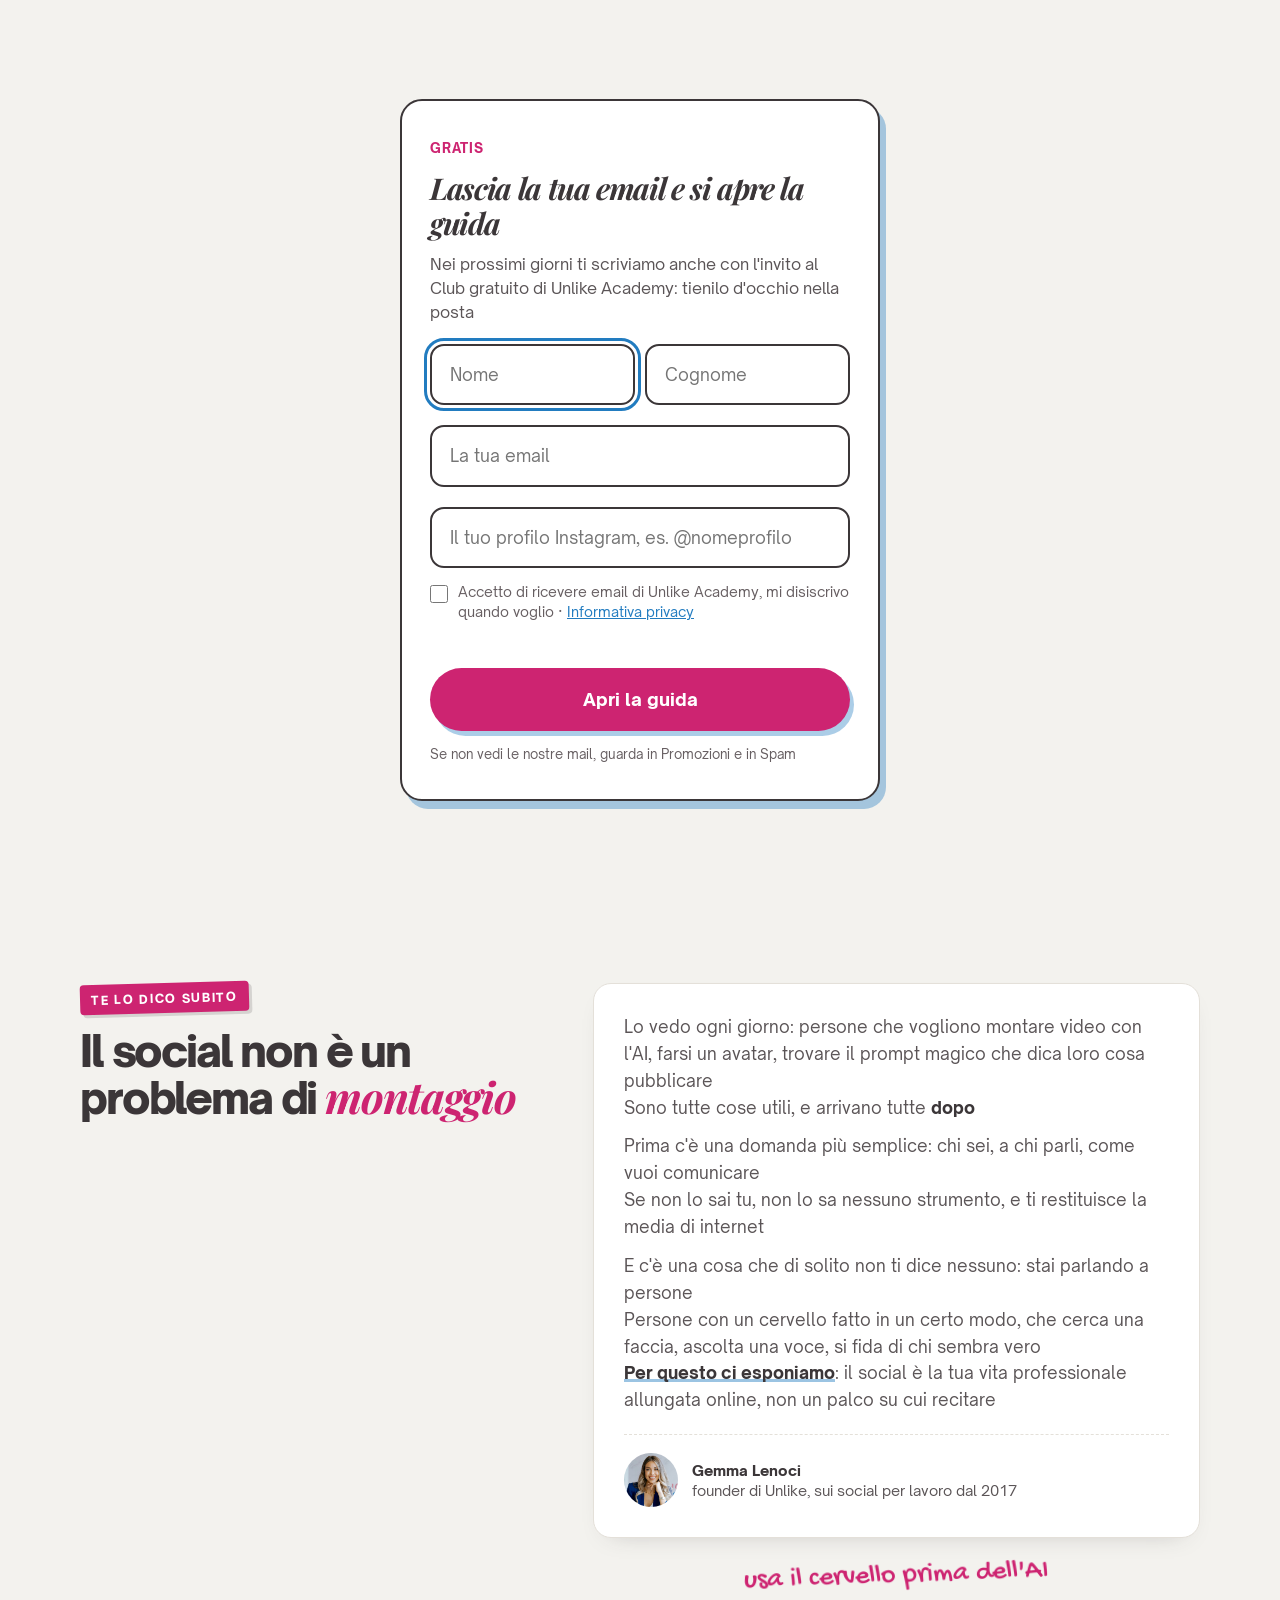
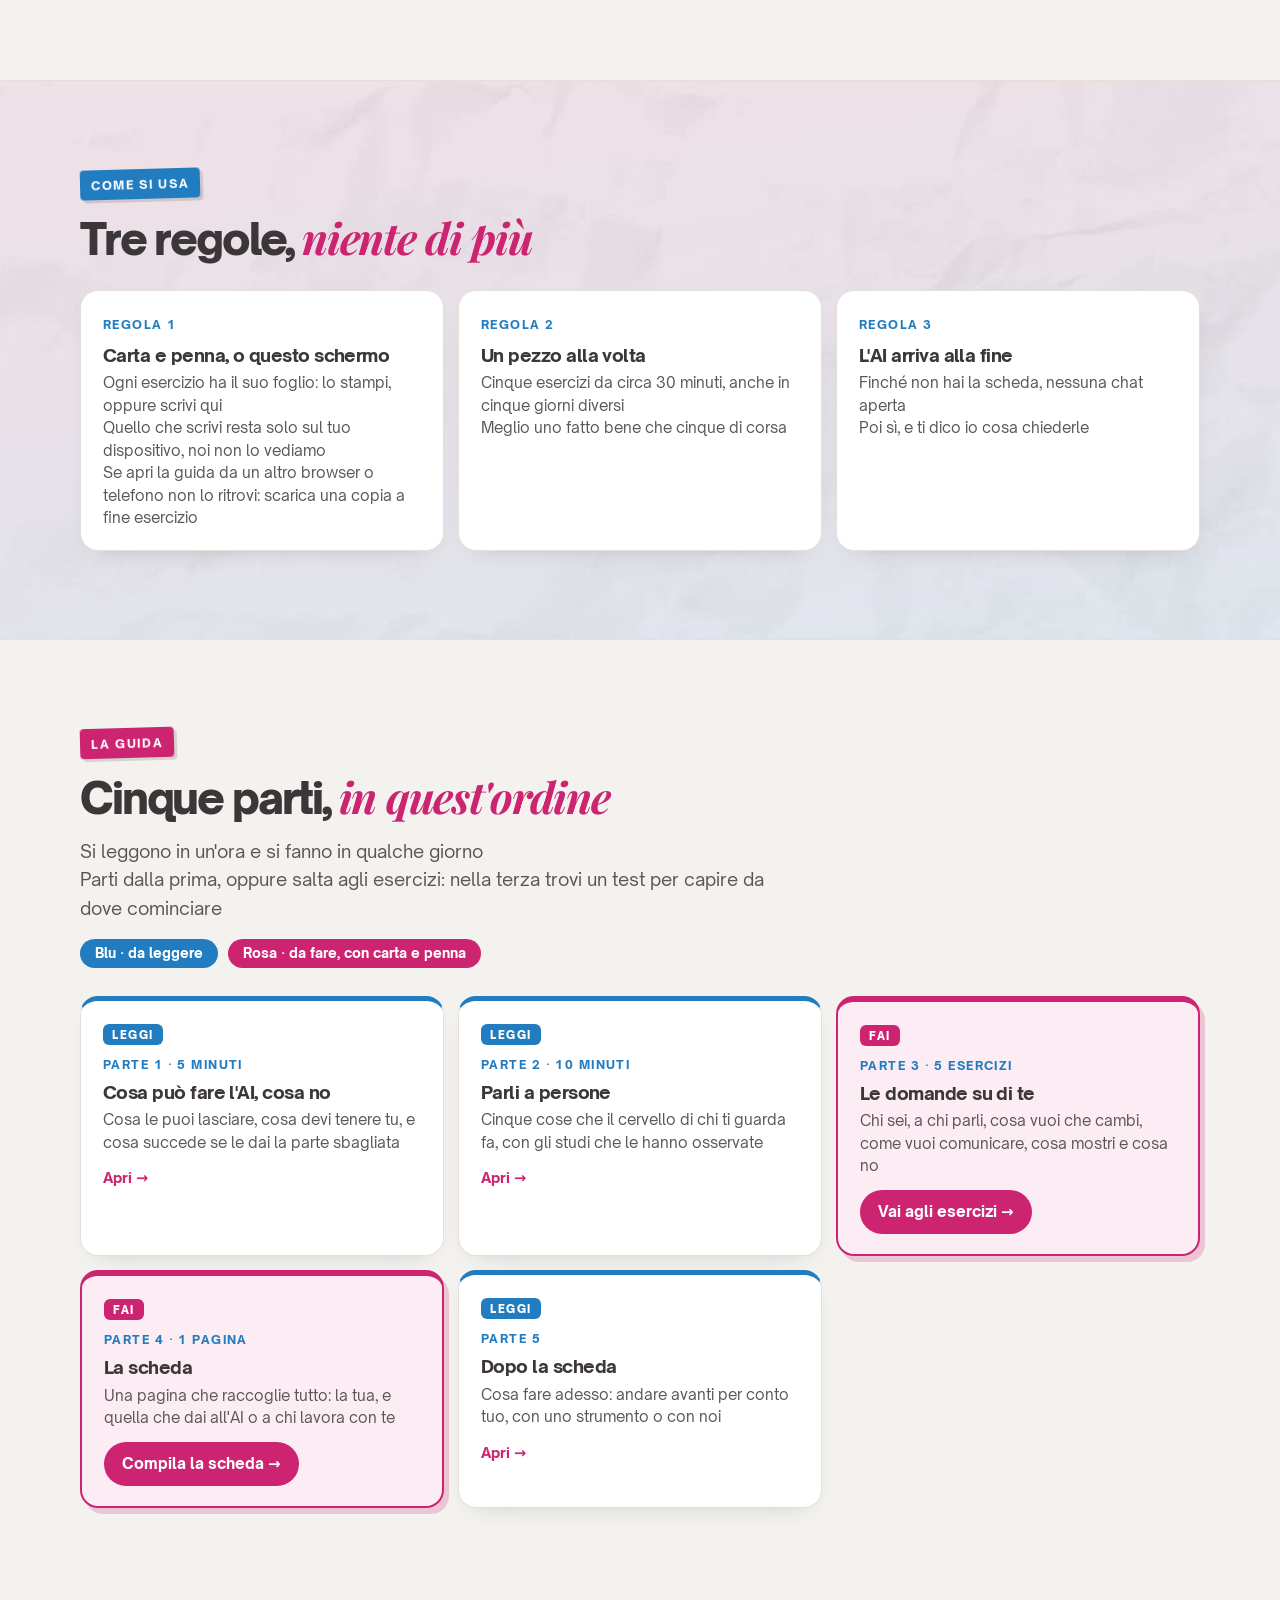
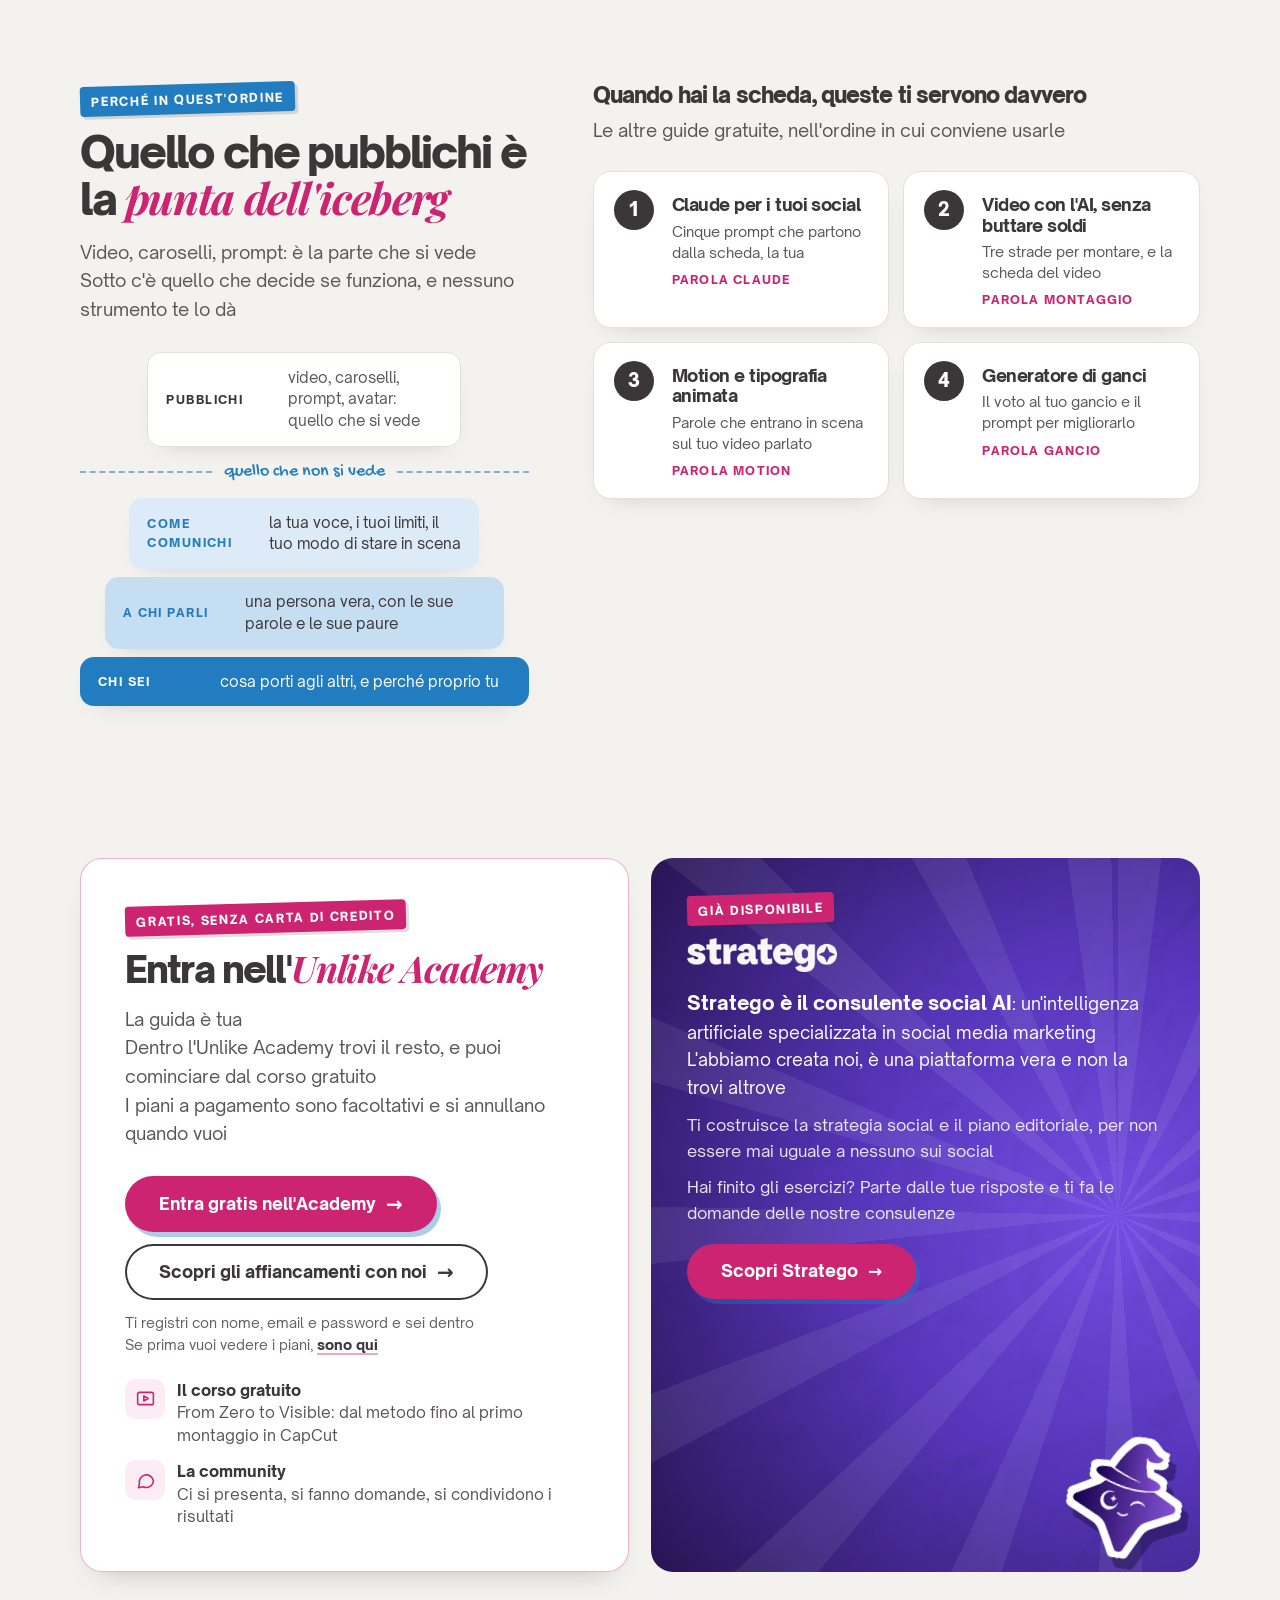
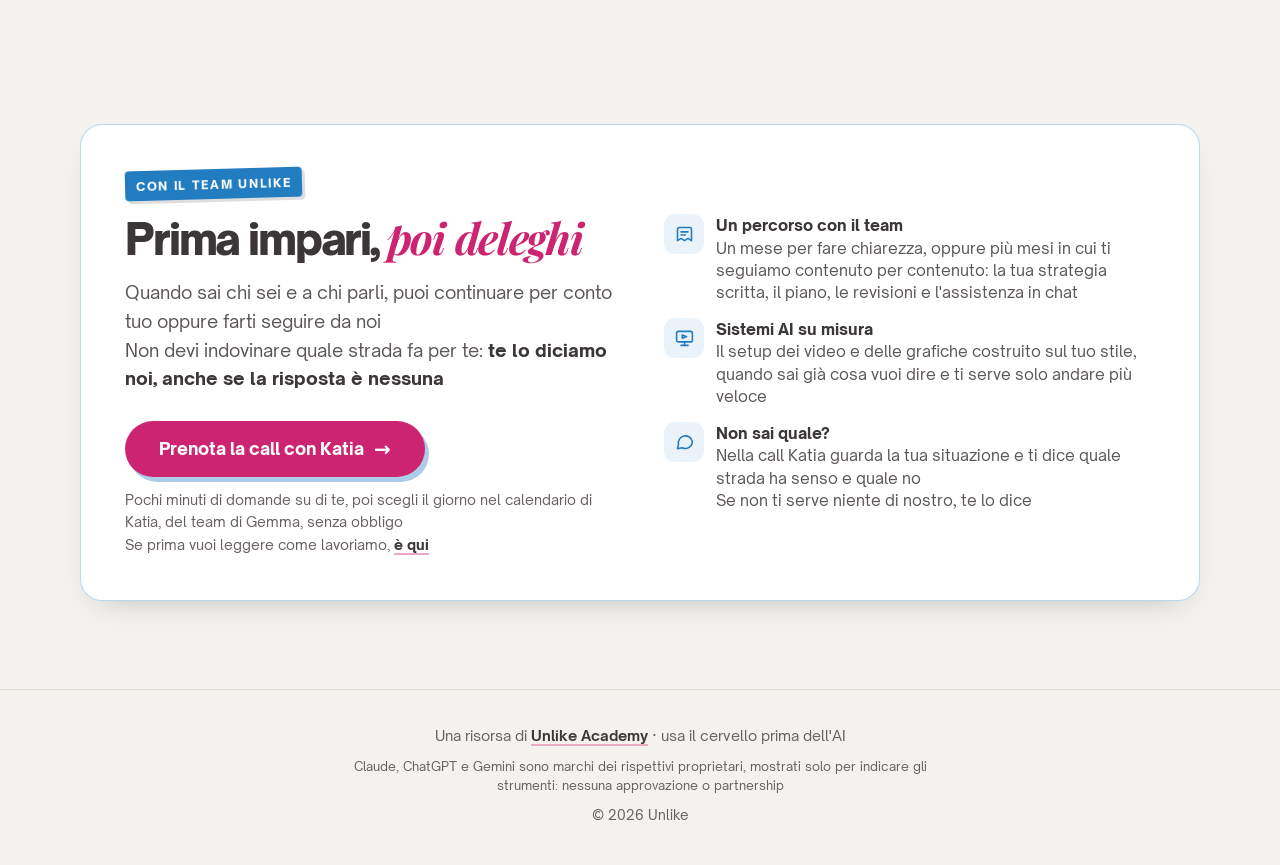
<file: index.html>
<!doctype html>
<html lang="it">
<head>
<meta charset="utf-8">
<meta name="viewport" content="width=device-width, initial-scale=1">
<title>Usa il cervello prima dell'AI · Unlike Academy</title>
<meta name="description" content="Prima di montare video con l'AI o chiedere un prompt magico, chiediti chi sei, a chi parli e come vuoi comunicare. Domande, esercizi e studi veri, gratis, da Gemma Lenoci e Unlike Academy">
<link rel="canonical" href="https://cervello.unlikeacademy.it/">
<meta property="og:title" content="Usa il cervello prima dell'AI">
<meta property="og:description" content="Cosa può fare l'AI e cosa no, perché parli a persone, cinque esercizi su di te e una scheda da dare a qualsiasi strumento">
<meta property="og:type" content="website">
<meta property="og:url" content="https://cervello.unlikeacademy.it/">
<meta property="og:image" content="https://cervello.unlikeacademy.it/assets/img/og-cervello.jpg">
<meta property="og:locale" content="it_IT">
<meta name="twitter:card" content="summary_large_image">
<link rel="icon" href="assets/logo/favicon.png">
<link rel="apple-touch-icon" href="assets/logo/apple-touch-icon.png">
<link rel="preload" href="assets/fonts/open-sauce-sans-900.woff2" as="font" type="font/woff2" crossorigin>
<link rel="stylesheet" href="assets/stile.css?v=2">
<link rel="stylesheet" href="assets/cervello.css?v=2">
<script src="https://academy.unlikeacademy.it/traccia.js?v=1" defer data-risorsa="cervello"></script>
</head>
<body>
<a class="vai-es" href="domande.html">Vai agli esercizi <span>&rarr;</span></a>
<a class="strip" data-live href="https://black.unlikeacademy.it/?utm_source=cervello&amp;utm_medium=striscia&amp;utm_campaign=bf26" target="_blank" rel="noopener"><b>Live gratuita</b> giovedì 26/11 alle 19:30 · ti mostriamo Stratego dal vivo · <u>Iscriviti</u></a><script data-striscia>(function(){if(Date.now()<Date.UTC(2026,10,26,18,30))return;var s=document.querySelector('a[data-live]');if(!s)return;s.href='#stratego';s.removeAttribute('target');s.innerHTML='<b>Novità</b> · Stratego è uscito · <u>Scoprilo</u>';})()</script>

<header class="wrap hd">
  <img src="assets/logo/logo.webp" alt="Unlike Academy" width="768" height="158">
  <div class="dx"><a class="acc" href="domande.html"><span>Hai fretta?</span> <b>Vai agli esercizi</b></a><a class="login" href="https://club.unlikeacademy.it/sign_in" target="_blank" rel="noopener">Login</a></div>
</header>

<main>
<section class="hero">
  <div class="wrap due">
    <div>
      <span class="eyebrow">Gratis</span>
      <h1>Usa il <mark>cervello</mark> <em>prima dell'AI</em></h1>
      <p class="sub">Prima di montare video con l'AI, di farti un avatar o di chiedere il prompt magico che ti dice cosa pubblicare, c'è una cosa da fare: <b>sapere chi sei, a chi parli e come vuoi comunicare</b><br>Qui trovi le domande, gli esercizi e gli studi che spiegano perché funziona</p>
      <!-- kit --><div class="kit"><span class="kt grande"><svg class="ic" viewBox="0 0 24 24" fill="none" stroke="currentColor" stroke-width="2" stroke-linecap="round" stroke-linejoin="round" aria-hidden="true">
  <path d="M12 5a3 3 0 1 0-5.997.125 4 4 0 0 0-2.526 5.77 4 4 0 0 0 .556 6.588A4 4 0 1 0 12 18Z" />
  <path d="M12 5a3 3 0 1 1 5.997.125 4 4 0 0 1 2.526 5.77 4 4 0 0 1-.556 6.588A4 4 0 1 1 12 18Z" />
  <path d="M15 13a4.5 4.5 0 0 1-3-4 4.5 4.5 0 0 1-3 4" />
  <path d="M17.599 6.5a3 3 0 0 0 .399-1.375" />
  <path d="M6.003 5.125A3 3 0 0 0 6.401 6.5" />
  <path d="M3.477 10.896a4 4 0 0 1 .585-.396" />
  <path d="M19.938 10.5a4 4 0 0 1 .585.396" />
  <path d="M6 18a4 4 0 0 1-1.967-.516" />
  <path d="M19.967 17.484A4 4 0 0 1 18 18" />
</svg></span><span class="kt barrato"><img src="assets/loghi/claude.svg" alt="Claude" width="30" height="30"><svg class="x" viewBox="0 0 24 24" fill="none" stroke="currentColor" stroke-width="2.6" stroke-linecap="round" aria-hidden="true"><path d="M3 3L21 21M21 3L3 21"/></svg></span><span class="kt barrato"><img src="assets/loghi/chatgpt.svg" alt="ChatGPT" width="30" height="30"><svg class="x" viewBox="0 0 24 24" fill="none" stroke="currentColor" stroke-width="2.6" stroke-linecap="round" aria-hidden="true"><path d="M3 3L21 21M21 3L3 21"/></svg></span><span class="kt barrato"><img src="assets/loghi/gemini.svg" alt="Gemini" width="30" height="30"><svg class="x" viewBox="0 0 24 24" fill="none" stroke="currentColor" stroke-width="2.6" stroke-linecap="round" aria-hidden="true"><path d="M3 3L21 21M21 3L3 21"/></svg></span><span class="kt barrato"><svg class="ic" viewBox="0 0 24 24" fill="none" stroke="currentColor" stroke-width="2" stroke-linecap="round" stroke-linejoin="round" aria-hidden="true">
  <path d="M12 8V4H8" />
  <rect width="16" height="12" x="4" y="8" rx="2" />
  <path d="M2 14h2" />
  <path d="M20 14h2" />
  <path d="M15 13v2" />
  <path d="M9 13v2" />
</svg><svg class="x" viewBox="0 0 24 24" fill="none" stroke="currentColor" stroke-width="2.6" stroke-linecap="round" aria-hidden="true"><path d="M3 3L21 21M21 3L3 21"/></svg></span><span class="cap">prima la testa, poi gli strumenti</span></div><div class="btns">
        <a class="btn" href="domande.html">Vai agli esercizi <span class="ar">&rarr;</span></a>
        <a class="btn btn-linea" href="#parti">Prima leggi la guida <span class="ar">&darr;</span></a>
      </div>
    </div>
    <div class="visual">
      <figure class="polaroid"><img src="assets/img/gemma-polaroid.jpg" alt="Gemma Lenoci" width="390" height="520"><span>Gemma</span></figure>
      <div class="frame" aria-hidden="true">
        <div class="bar"><i></i><i></i><i></i><span>claude.ai</span></div>
        <div class="chat">
          <span class="lbl">Come lo chiedono quasi tutti</span>
          <div class="msg tu">Dammi 10 idee per i miei social</div>
          <div class="msg ai no">Ecco 10 idee: racconta la tua giornata, condividi un consiglio utile, mostra il dietro le quinte…</div>
          <span class="lbl si">Come lo chiediamo noi</span>
          <div class="msg tu">Ecco la mia scheda<br>Dimmi quali risposte potrebbe scrivere anche chi fa il mio stesso lavoro</div>
          <div class="msg ai ok">Questa la direbbe chiunque: «lavoro con passione e qualità»<br>Le frasi di chi compra da te invece sono solo tue, partiamo da lì</div>
        </div>
      </div>
      <div class="sticker"><b>5 esercizi</b><small>da fare a mano, con una scheda finale</small></div>
    </div>
  </div>
</section>

<section class="sec">
  <div class="wrap split">
    <div class="sticky">
      <span class="eyebrow rosa">Te lo dico subito</span>
      <h2 class="sh">Il social non è un problema di <em>montaggio</em></h2>
    </div>
    <div>
      <div class="punto">
        <p>Lo vedo ogni giorno: persone che vogliono montare video con l'AI, farsi un avatar, trovare il prompt magico che dica loro cosa pubblicare<br>Sono tutte cose utili, e arrivano tutte <b>dopo</b></p>
        <p>Prima c'è una domanda più semplice: chi sei, a chi parli, come vuoi comunicare<br>Se non lo sai tu, non lo sa nessuno strumento, e ti restituisce la media di internet</p>
        <p>E c'è una cosa che di solito non ti dice nessuno: stai parlando a persone<br>Persone con un cervello fatto in un certo modo, che cerca una faccia, ascolta una voce, si fida di chi sembra vero<br><span class="s">Per questo ci esponiamo</span>: il social è la tua vita professionale allungata online, non un palco su cui recitare</p>
        <div class="firma"><img src="assets/img/gemma-polaroid.jpg" alt="" width="390" height="520"><span><b>Gemma Lenoci</b>founder di Unlike, sui social per lavoro dal 2017</span></div>
      </div>
      <p class="sotto"><span class="mano">usa il cervello prima dell'AI</span></p>
    </div>
  </div>
</section>

<section class="sec fascia">
  <div class="wrap">
    <span class="eyebrow">Come si usa</span>
    <h2 class="sh">Tre regole, <em>niente di più</em></h2>
    <div class="parts tre">
      <div class="part"><span class="no">Regola 1</span><h3>Carta e penna, o questo schermo</h3><p>Ogni esercizio ha il suo foglio: lo stampi, oppure scrivi qui<br>Quello che scrivi resta solo sul tuo dispositivo, noi non lo vediamo<br>Se apri la guida da un altro browser o telefono non lo ritrovi: scarica una copia a fine esercizio</p></div>
      <div class="part"><span class="no">Regola 2</span><h3>Un pezzo alla volta</h3><p>Cinque esercizi da circa 30 minuti, anche in cinque giorni diversi<br>Meglio uno fatto bene che cinque di corsa</p></div>
      <div class="part"><span class="no">Regola 3</span><h3>L'AI arriva alla fine</h3><p>Finché non hai la scheda, nessuna chat aperta<br>Poi sì, e ti dico io cosa chiederle</p></div>
    </div>
  </div>
</section>

<section class="sec" id="parti">
  <div class="wrap">
    <span class="eyebrow rosa">La guida</span>
    <h2 class="sh">Cinque parti, <em>in quest'ordine</em></h2>
    <p class="lead">Si leggono in un'ora e si fanno in qualche giorno<br>Parti dalla prima, oppure salta agli esercizi: nella terza trovi un test per capire da dove cominciare</p>
    <p class="legenda"><span class="lg leggi">Blu · da leggere</span><span class="lg fai">Rosa · da fare, con carta e penna</span></p>
    <div class="parts tre">
      <a class="part leggi" href="ai.html" style="text-decoration:none"><span class="tipo leggi">Leggi</span><span class="no">Parte 1 · 5 minuti</span><h3>Cosa può fare l'AI, cosa no</h3><p>Cosa le puoi lasciare, cosa devi tenere tu, e cosa succede se le dai la parte sbagliata</p><span class="vai">Apri &rarr;</span></a>
      <a class="part leggi" href="persone.html" style="text-decoration:none"><span class="tipo leggi">Leggi</span><span class="no">Parte 2 · 10 minuti</span><h3>Parli a persone</h3><p>Cinque cose che il cervello di chi ti guarda fa, con gli studi che le hanno osservate</p><span class="vai">Apri &rarr;</span></a>
      <a class="part fai" href="domande.html" style="text-decoration:none"><span class="tipo fai">Fai</span><span class="no">Parte 3 · 5 esercizi</span><h3>Le domande su di te</h3><p>Chi sei, a chi parli, cosa vuoi che cambi, come vuoi comunicare, cosa mostri e cosa no</p><span class="vai">Vai agli esercizi &rarr;</span></a>
      <a class="part fai" href="scheda.html" style="text-decoration:none"><span class="tipo fai">Fai</span><span class="no">Parte 4 · 1 pagina</span><h3>La scheda</h3><p>Una pagina che raccoglie tutto: la tua, e quella che dai all'AI o a chi lavora con te</p><span class="vai">Compila la scheda &rarr;</span></a>
      <a class="part leggi" href="dopo.html" style="text-decoration:none"><span class="tipo leggi">Leggi</span><span class="no">Parte 5</span><h3>Dopo la scheda</h3><p>Cosa fare adesso: andare avanti per conto tuo, con uno strumento o con noi</p><span class="vai">Apri &rarr;</span></a>
    </div>
  </div>
</section>

<section class="sec">
  <div class="wrap split">
    <div class="sticky">
      <span class="eyebrow">Perché in quest'ordine</span>
      <h2 class="sh">Quello che pubblichi è la <em>punta dell'iceberg</em></h2>
      <p class="lead">Video, caroselli, prompt: è la parte che si vede<br>Sotto c'è quello che decide se funziona, e nessuno strumento te lo dà</p>
      <ol class="iceberg">
        <li class="punta"><b>Pubblichi</b><span>video, caroselli, prompt, avatar: quello che si vede</span></li>
        <li class="acqua"><span>quello che non si vede</span></li>
        <li class="sotto1"><b>Come comunichi</b><span>la tua voce, i tuoi limiti, il tuo modo di stare in scena</span></li>
        <li class="sotto2"><b>A chi parli</b><span>una persona vera, con le sue parole e le sue paure</span></li>
        <li class="sotto3"><b>Chi sei</b><span>cosa porti agli altri, e perché proprio tu</span></li>
      </ol>
    </div>
    <div>
      <h3 class="sm" style="font-weight:900;font-size:1.35rem;letter-spacing:-.04em">Quando hai la scheda, queste ti servono davvero</h3>
      <p class="lead" style="margin-top:10px">Le altre guide gratuite, nell'ordine in cui conviene usarle</p>
      <ol class="guide">
        <li><a href="https://aigratis.unlikeacademy.it/?utm_source=cervello&amp;utm_medium=iceberg&amp;utm_campaign=cervello" target="_blank" rel="noopener"><span class="t"><b>Claude per i tuoi social</b><span>Cinque prompt che partono dalla scheda, la tua</span><small>parola CLAUDE</small></span></a></li>
        <li><a href="https://montaggio.unlikeacademy.it/?utm_source=cervello&amp;utm_medium=iceberg&amp;utm_campaign=cervello" target="_blank" rel="noopener"><span class="t"><b>Video con l'AI, senza buttare soldi</b><span>Tre strade per montare, e la scheda del video</span><small>parola MONTAGGIO</small></span></a></li>
        <li><a href="https://motion.unlikeacademy.it/?utm_source=cervello&amp;utm_medium=iceberg&amp;utm_campaign=cervello" target="_blank" rel="noopener"><span class="t"><b>Motion e tipografia animata</b><span>Parole che entrano in scena sul tuo video parlato</span><small>parola MOTION</small></span></a></li>
        <li><a href="https://ganci.unlikeacademy.it/?utm_source=cervello&amp;utm_medium=iceberg&amp;utm_campaign=cervello" target="_blank" rel="noopener"><span class="t"><b>Generatore di ganci</b><span>Il voto al tuo gancio e il prompt per migliorarlo</span><small>parola GANCIO</small></span></a></li>
      </ol>
    </div>
  </div>
</section>

<section id="stratego" class="sec duo-sec">
  <div class="wrap">
    <div class="duo">
      <div class="team academy">
        <div class="box">
          <div>
            <span class="eyebrow rosa">Gratis, senza carta di credito</span>
            <h2 class="sh">Entra nell'<em>Unlike Academy</em></h2>
            <p class="lead">La guida è tua<br>Dentro l'Unlike Academy trovi il resto, e puoi cominciare dal corso gratuito<br>I piani a pagamento sono facoltativi e si annullano quando vuoi</p>
            <div class="btns"><a class="btn" href="https://entra.unlikeacademy.it/?utm_source=cervello&amp;utm_medium=home-academy&amp;utm_campaign=cervello" target="_blank" rel="noopener">Entra gratis nell'Academy <span class="ar">&rarr;</span></a><a class="btn btn-linea" href="https://mentoring.unlikeacademy.it/?utm_source=cervello&amp;utm_medium=home-affiancamenti&amp;utm_campaign=cervello" target="_blank" rel="noopener">Scopri gli affiancamenti con noi <span class="ar">&rarr;</span></a></div>
            <p class="micro">Ti registri con nome, email e password e sei dentro<br>Se prima vuoi vedere i piani, <a href="https://academy.unlikeacademy.it/?utm_source=cervello&amp;utm_medium=home-academy&amp;utm_campaign=cervello" target="_blank" rel="noopener">sono qui</a></p>
          </div>
          <ul>
            <li><span class="ic"><svg viewBox="0 0 24 24"><rect x="3" y="5" width="18" height="14" rx="2"/><path d="M10 9.2l5 2.8-5 2.8z"/></svg></span><span><b>Il corso gratuito</b>From Zero to Visible: dal metodo fino al primo montaggio in CapCut</span></li>
            <li><span class="ic"><svg viewBox="0 0 24 24"><path d="M21 12a8 8 0 0 1-11.6 7.1L4 20.2l1.1-4.7A8 8 0 1 1 21 12z"/></svg></span><span><b>La community</b>Ci si presenta, si fanno domande, si condividono i risultati</span></li>
          </ul>
        </div>
      </div>
      <div class="stbanner">
        <div>
          <span class="eyebrow">Già disponibile</span>
          <img class="wm" src="assets/stratego/stratego-wordmark-bianco.png" alt="Stratego" width="800" height="179">
          <p class="def"><b>Stratego è il consulente social AI</b>: un'intelligenza artificiale specializzata in social media marketing<br>L'abbiamo creata noi, è una piattaforma vera e non la trovi altrove</p>
          <p>Ti costruisce la strategia social e il piano editoriale, per non essere mai uguale a nessuno sui social</p>
          <p>Hai finito gli esercizi? Parte dalle tue risposte e ti fa le domande delle nostre consulenze</p>
          <a class="btn" href="https://stratego.social/?utm_source=cervello&amp;utm_medium=home&amp;utm_campaign=cervello" target="_blank" rel="noopener">Scopri Stratego <span>&rarr;</span></a>
        </div>
        <img class="mago" src="assets/stratego/mascotte.png" alt="" width="390" height="420" loading="lazy">
      </div>
    </div>
  </div>
</section>

<section class="sec team">
  <div class="wrap">
    <div class="box">
      <div>
        <span class="eyebrow">Con il team Unlike</span>
        <h2 class="sh">Prima impari, <em>poi deleghi</em></h2>
        <p class="lead">Quando sai chi sei e a chi parli, puoi continuare per conto tuo oppure farti seguire da noi<br>Non devi indovinare quale strada fa per te: <b>te lo diciamo noi, anche se la risposta è nessuna</b></p>
        <div class="btns"><a class="btn" href="https://mentoring.unlikeacademy.it/?utm_source=cervello&amp;utm_medium=home-prenota&amp;utm_campaign=cervello#prenota" target="_blank" rel="noopener">Prenota la call con Katia <span class="ar">&rarr;</span></a></div>
        <p class="micro">Pochi minuti di domande su di te, poi scegli il giorno nel calendario di Katia, del team di Gemma, senza obbligo<br>Se prima vuoi leggere come lavoriamo, <a href="https://mentoring.unlikeacademy.it/?utm_source=cervello&amp;utm_medium=home&amp;utm_campaign=cervello" target="_blank" rel="noopener">è qui</a></p>
      </div>
      <ul>
        <li><span class="ic"><svg viewBox="0 0 24 24"><path d="M4 19V6a2 2 0 0 1 2-2h12a2 2 0 0 1 2 2v13l-4-2.5L12 19l-4-2.5z"/><path d="M8 9h8M8 12.5h5"/></svg></span><span><b>Un percorso con il team</b>Un mese per fare chiarezza, oppure più mesi in cui ti seguiamo contenuto per contenuto: la tua strategia scritta, il piano, le revisioni e l'assistenza in chat</span></li>
        <li><span class="ic"><svg viewBox="0 0 24 24"><rect x="3" y="5" width="18" height="12" rx="2"/><path d="M8 21h8M12 17v4M9.5 9.2l5 1.8-5 1.8z"/></svg></span><span><b>Sistemi AI su misura</b>Il setup dei video e delle grafiche costruito sul tuo stile, quando sai già cosa vuoi dire e ti serve solo andare più veloce</span></li>
        <li><span class="ic"><svg viewBox="0 0 24 24"><path d="M21 12a8 8 0 0 1-11.6 7.1L4 20.2l1.1-4.7A8 8 0 1 1 21 12z"/></svg></span><span><b>Non sai quale?</b>Nella call Katia guarda la tua situazione e ti dice quale strada ha senso e quale no<br>Se non ti serve niente di nostro, te lo dice</span></li>
      </ul>
    </div>
  </div>
</section>

</main>

<footer><div class="wrap">
  <p>Una risorsa di <a href="https://entra.unlikeacademy.it/?utm_source=cervello&amp;utm_medium=footer&amp;utm_campaign=cervello">Unlike Academy</a> · usa il cervello prima dell'AI</p>
  <p class="marchi">Claude, ChatGPT e Gemini sono marchi dei rispettivi proprietari, mostrati solo per indicare gli strumenti: nessuna approvazione o partnership</p><p>© 2026 Unlike</p>
</div></footer>

<script src="assets/accesso.js?v=4"></script>
<script src="assets/pagina.js?v=2"></script>
</body>
</html>
</file>
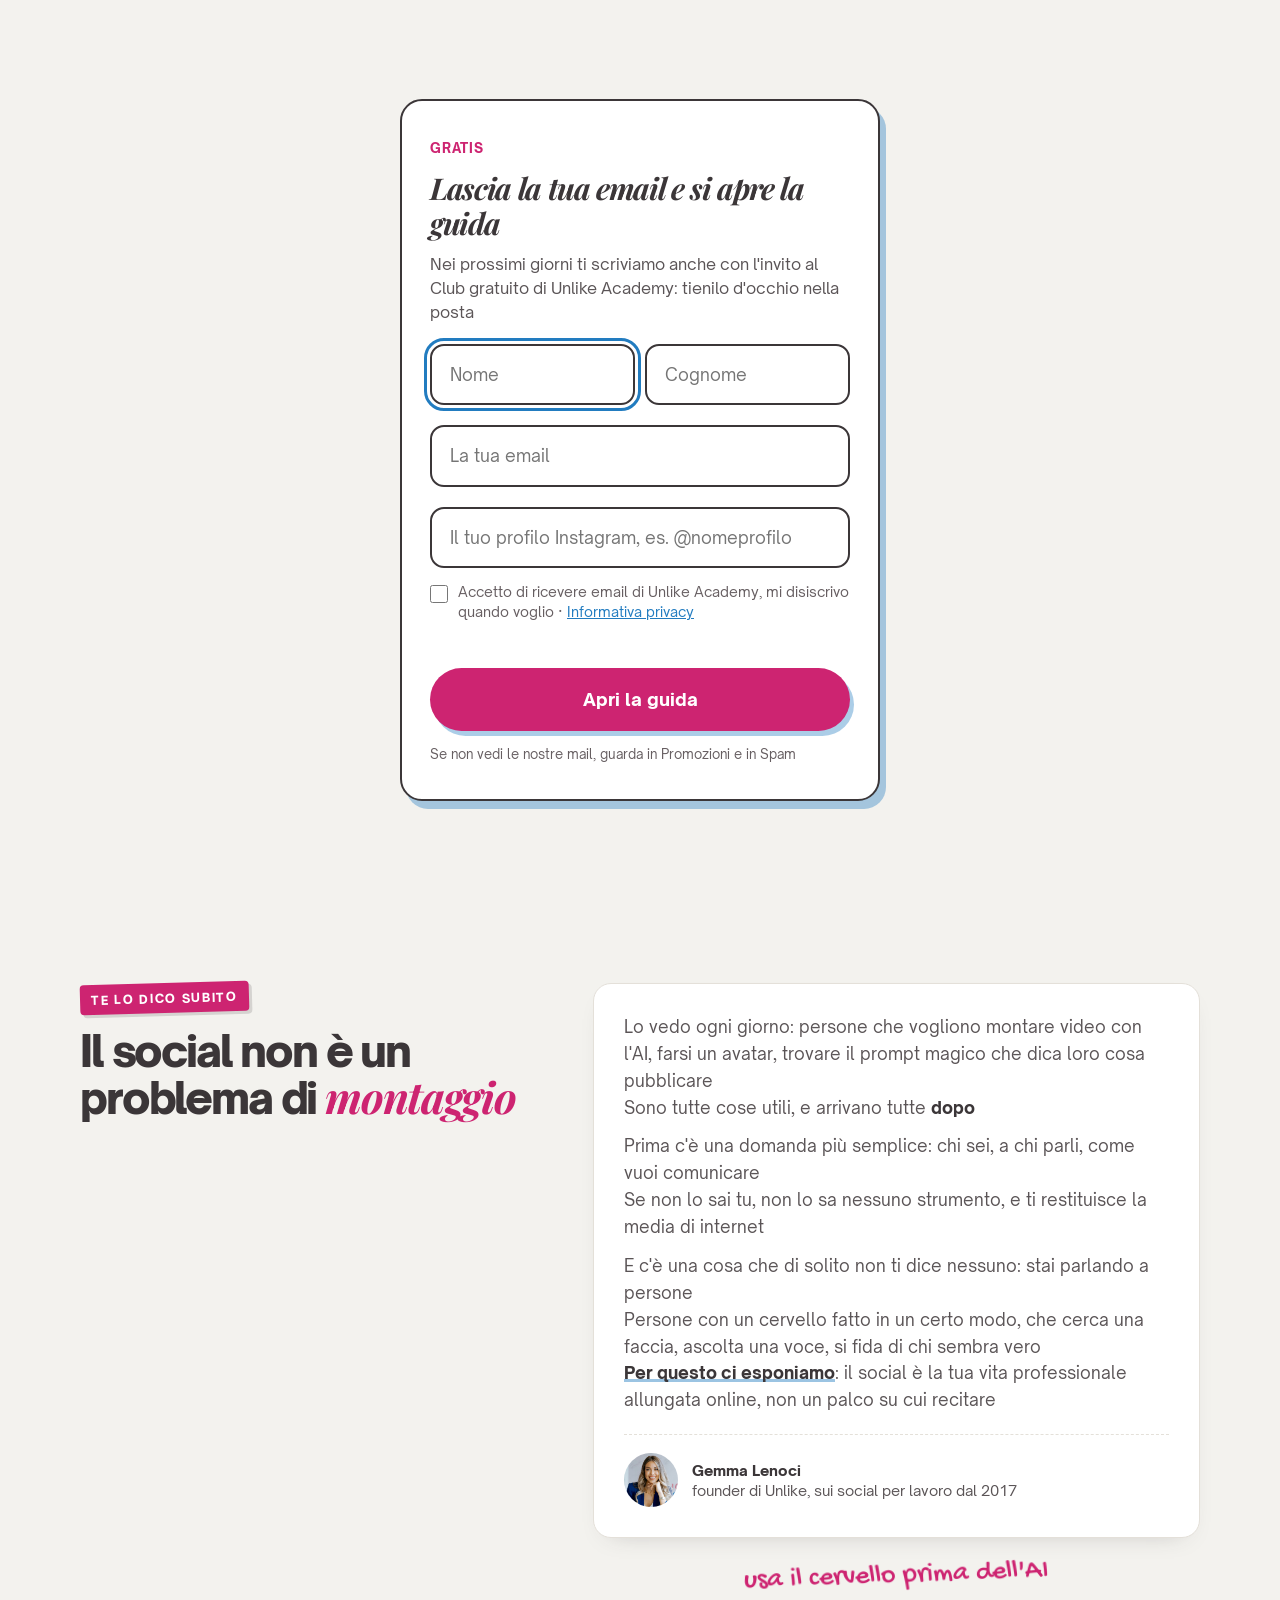
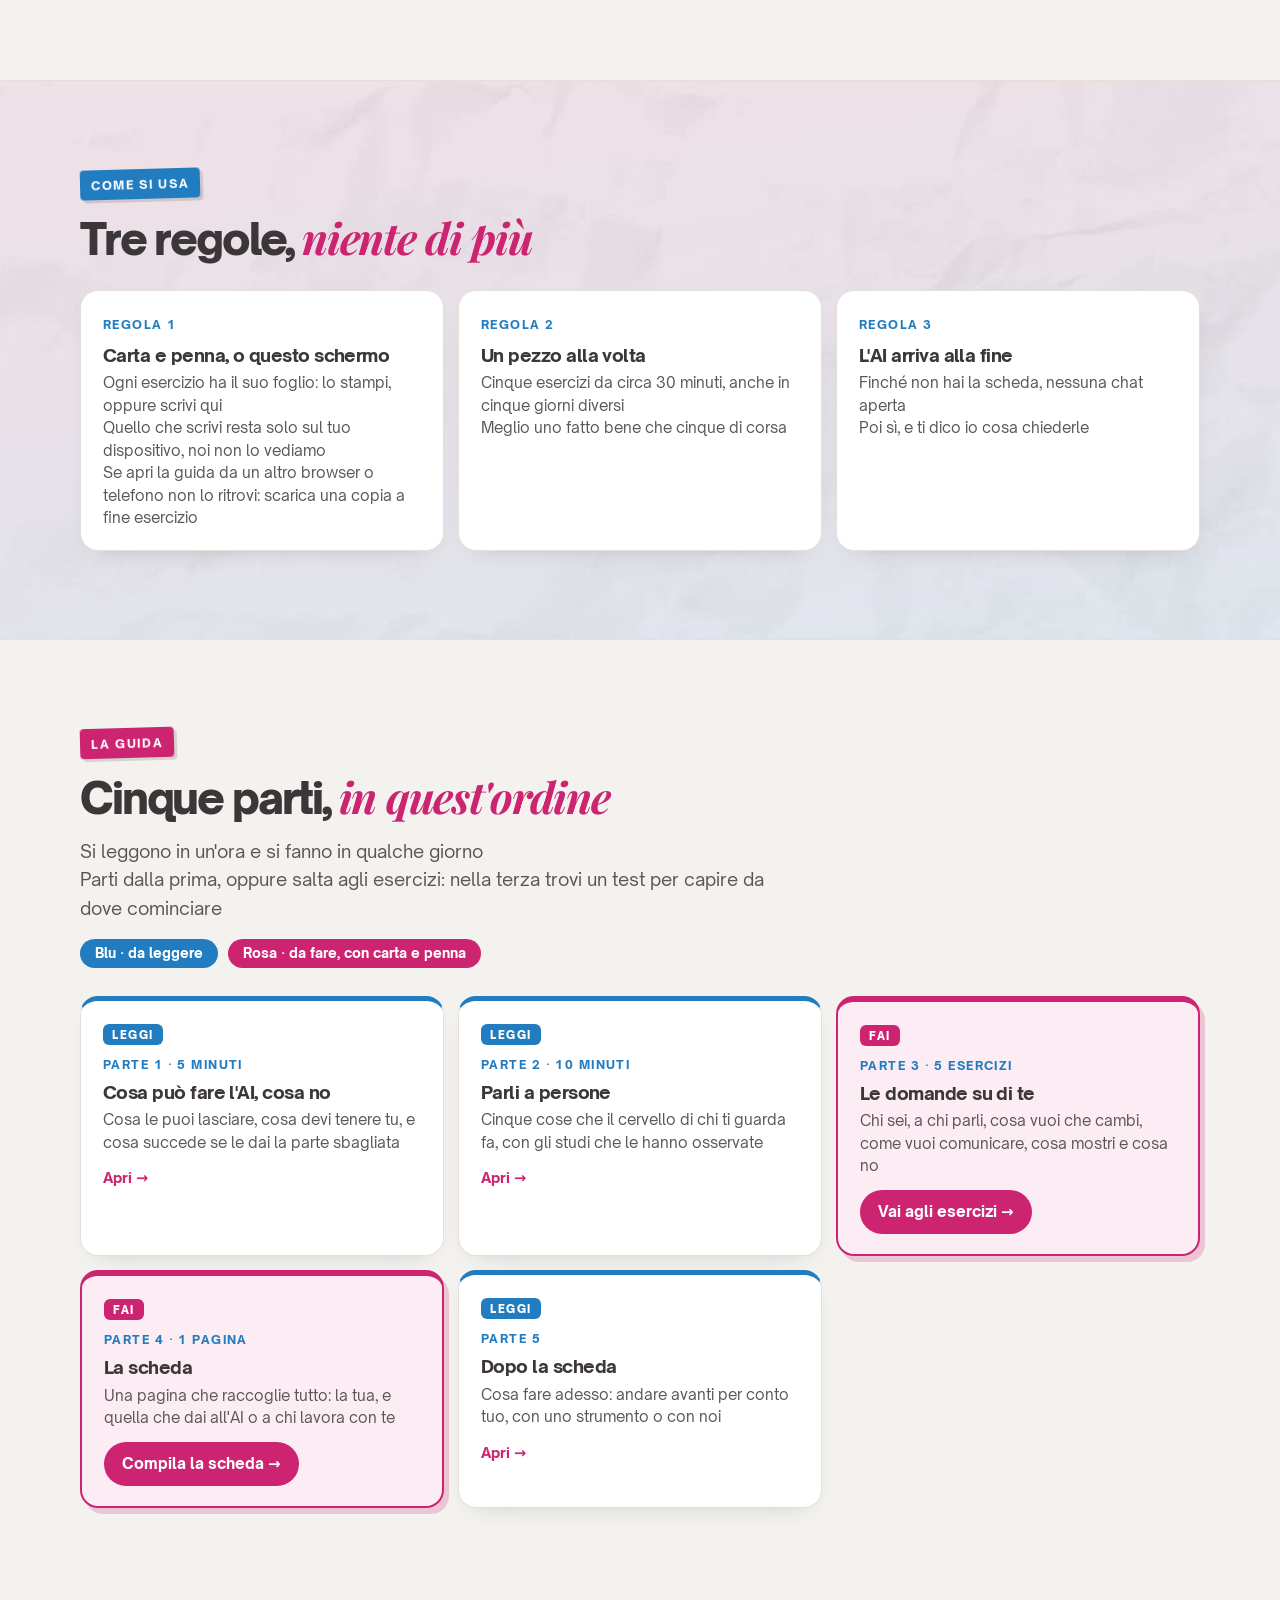
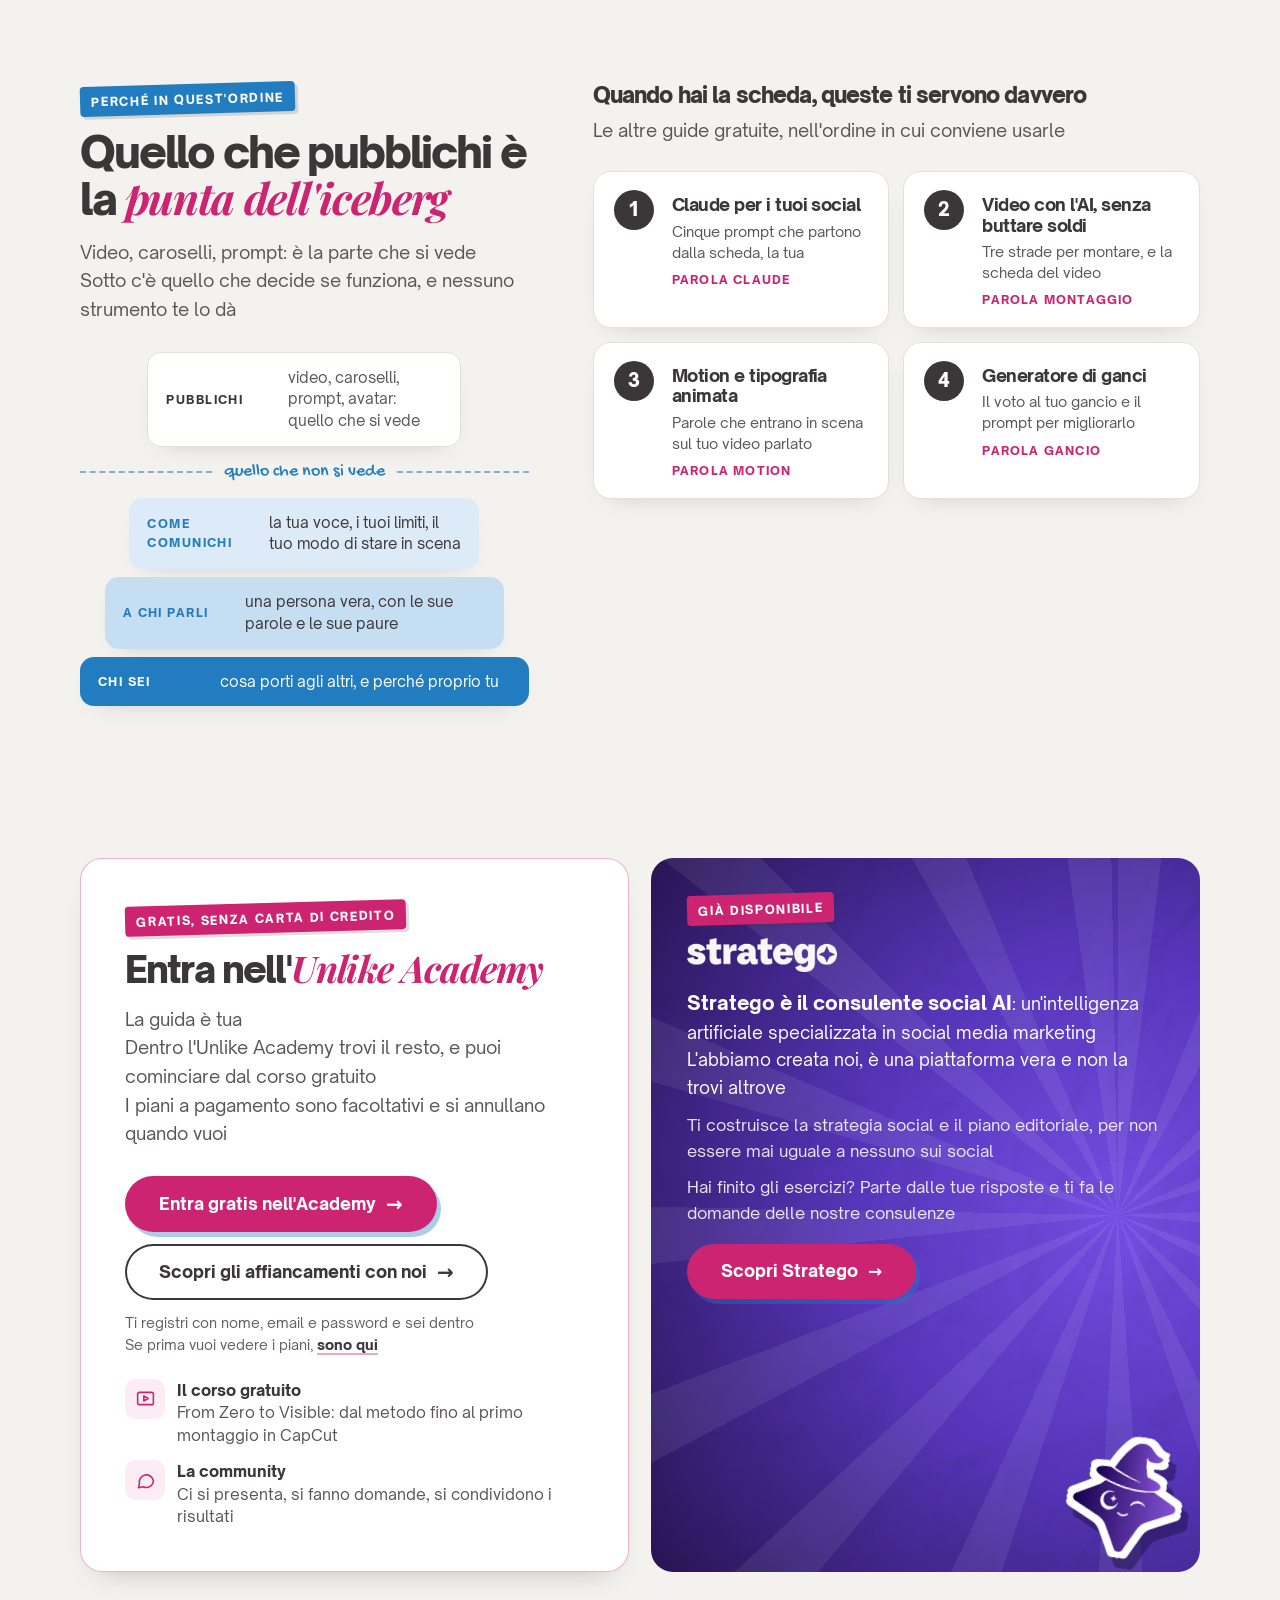
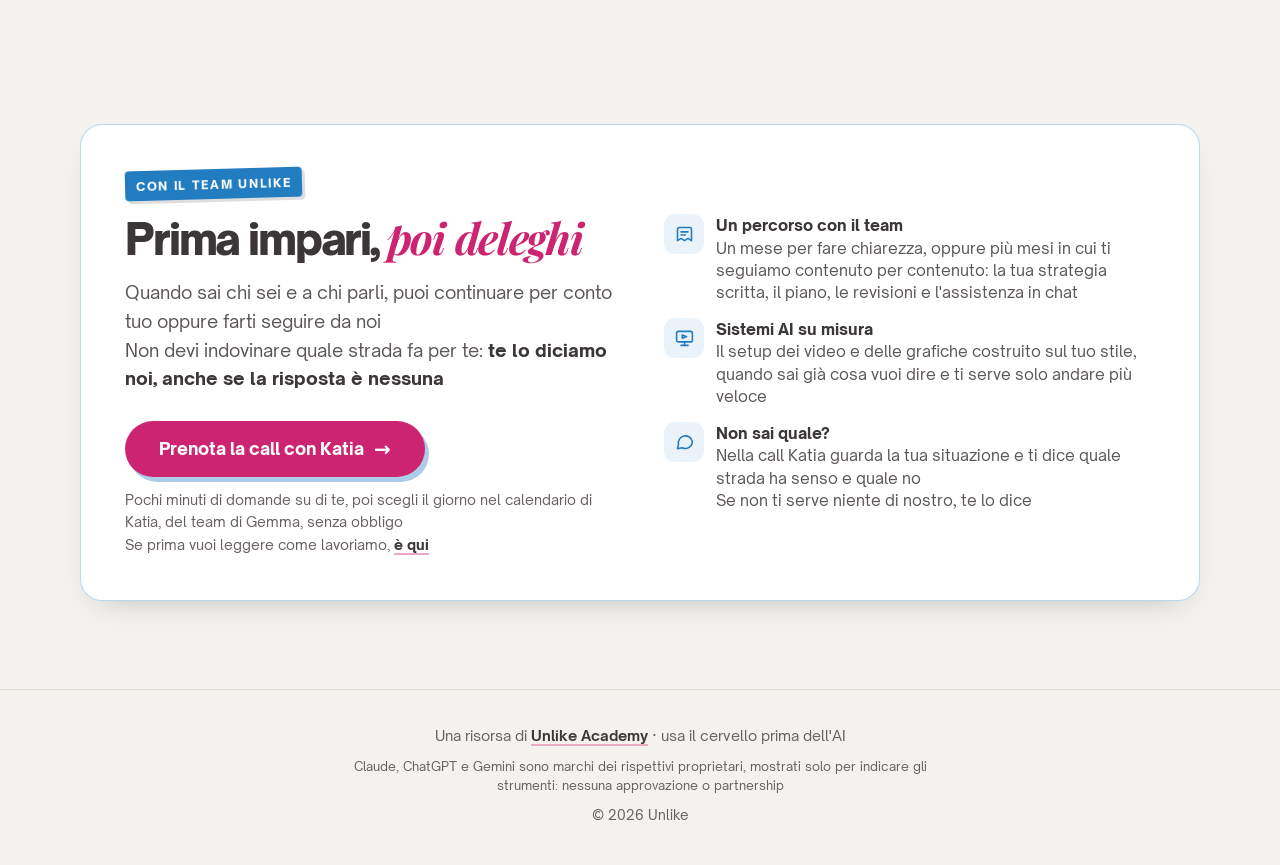
<file: tiktok/index.html>
<!doctype html>
<html lang="it">
<head>
<meta charset="utf-8">
<meta name="viewport" content="width=device-width, initial-scale=1">
<meta name="robots" content="noindex">
<title>Usa il cervello prima dell'AI · Unlike Academy</title>
<link rel="canonical" href="https://cervello.unlikeacademy.it/">
<meta http-equiv="refresh" content="0;url=../?utm_source=tiktok&amp;utm_medium=commento&amp;utm_campaign=cervello">
<script>location.replace('../?utm_source=tiktok&utm_medium=commento&utm_campaign=cervello'+location.hash)</script>
<style>body{font-family:system-ui,sans-serif;background:#F3F2EE;color:#3B3638;display:flex;min-height:100vh;align-items:center;justify-content:center;margin:0}a{color:#CD2471;font-weight:700}</style>
<script src="https://academy.unlikeacademy.it/traccia.js?v=1" defer data-risorsa="cervello"></script>
</head>
<body>
<p><a href="../?utm_source=tiktok&amp;utm_medium=commento&amp;utm_campaign=cervello">Apri la risorsa</a></p>
</body>
</html>
</file>
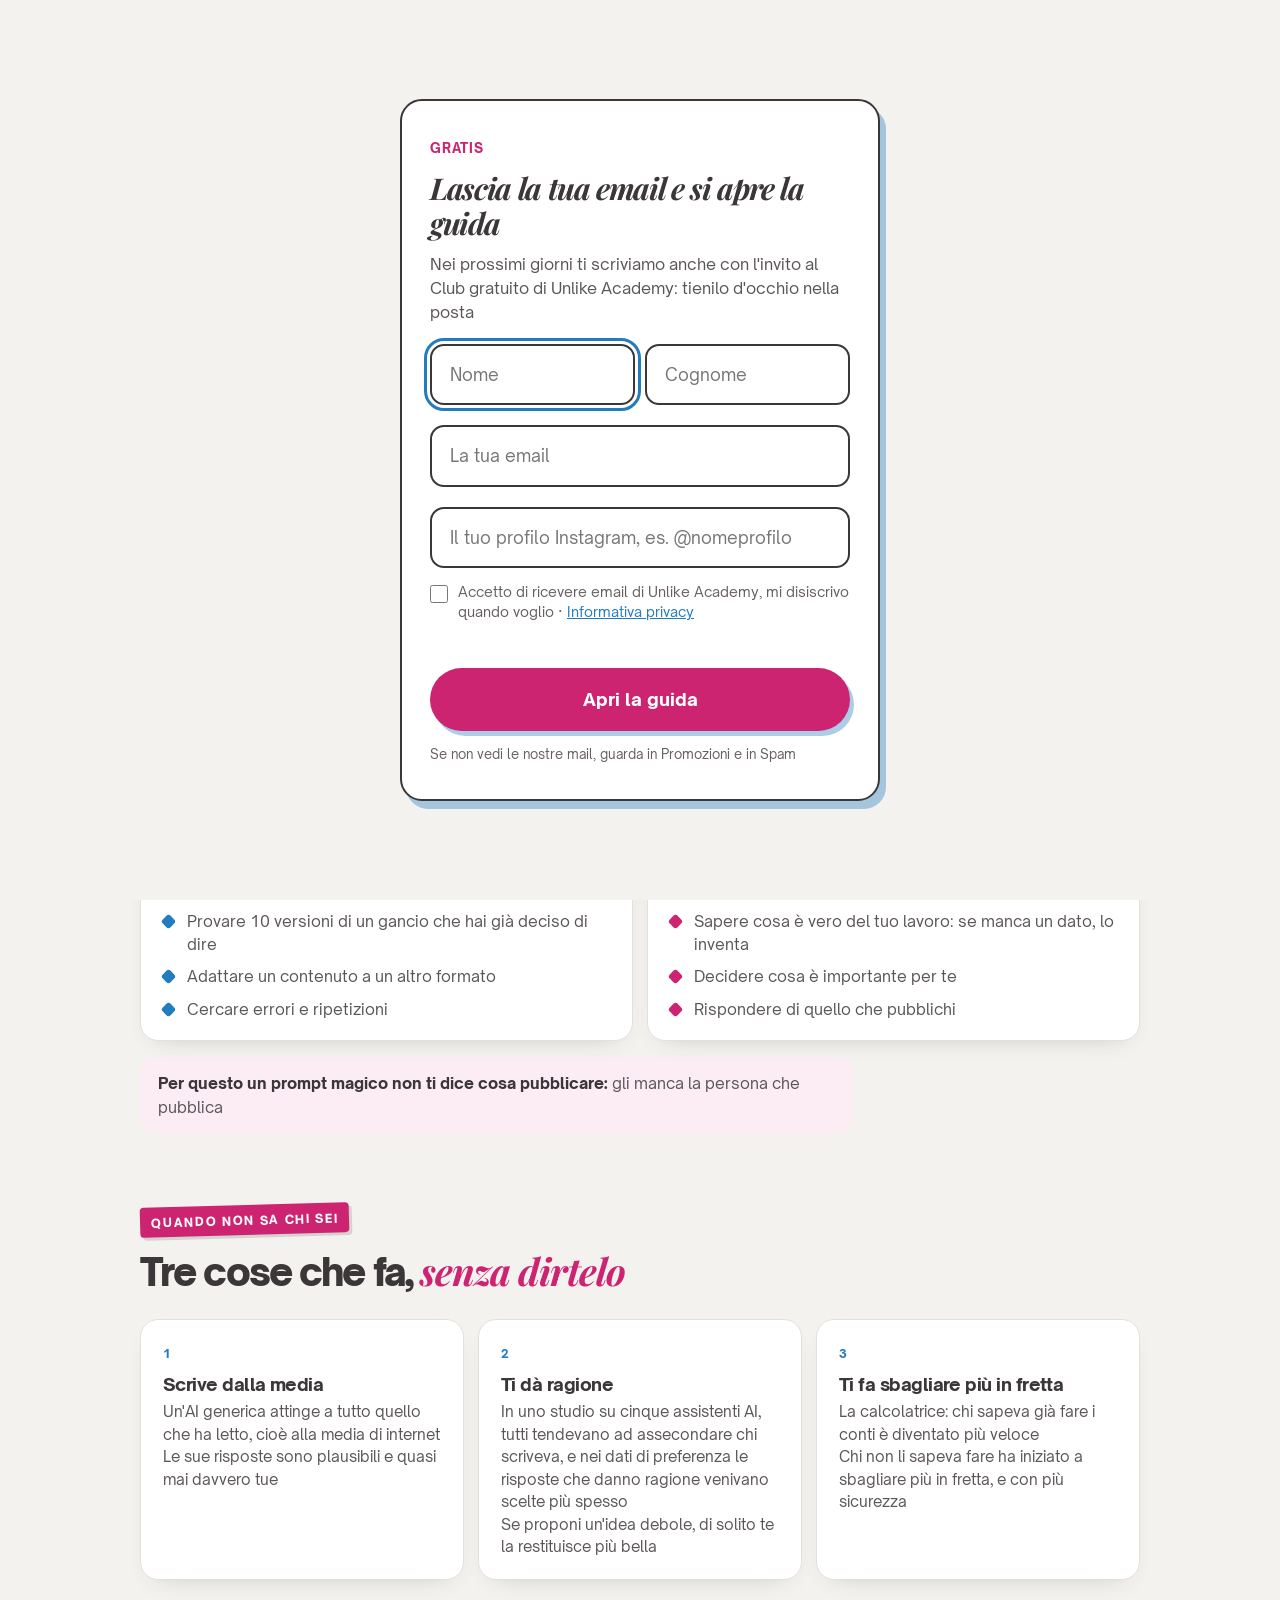
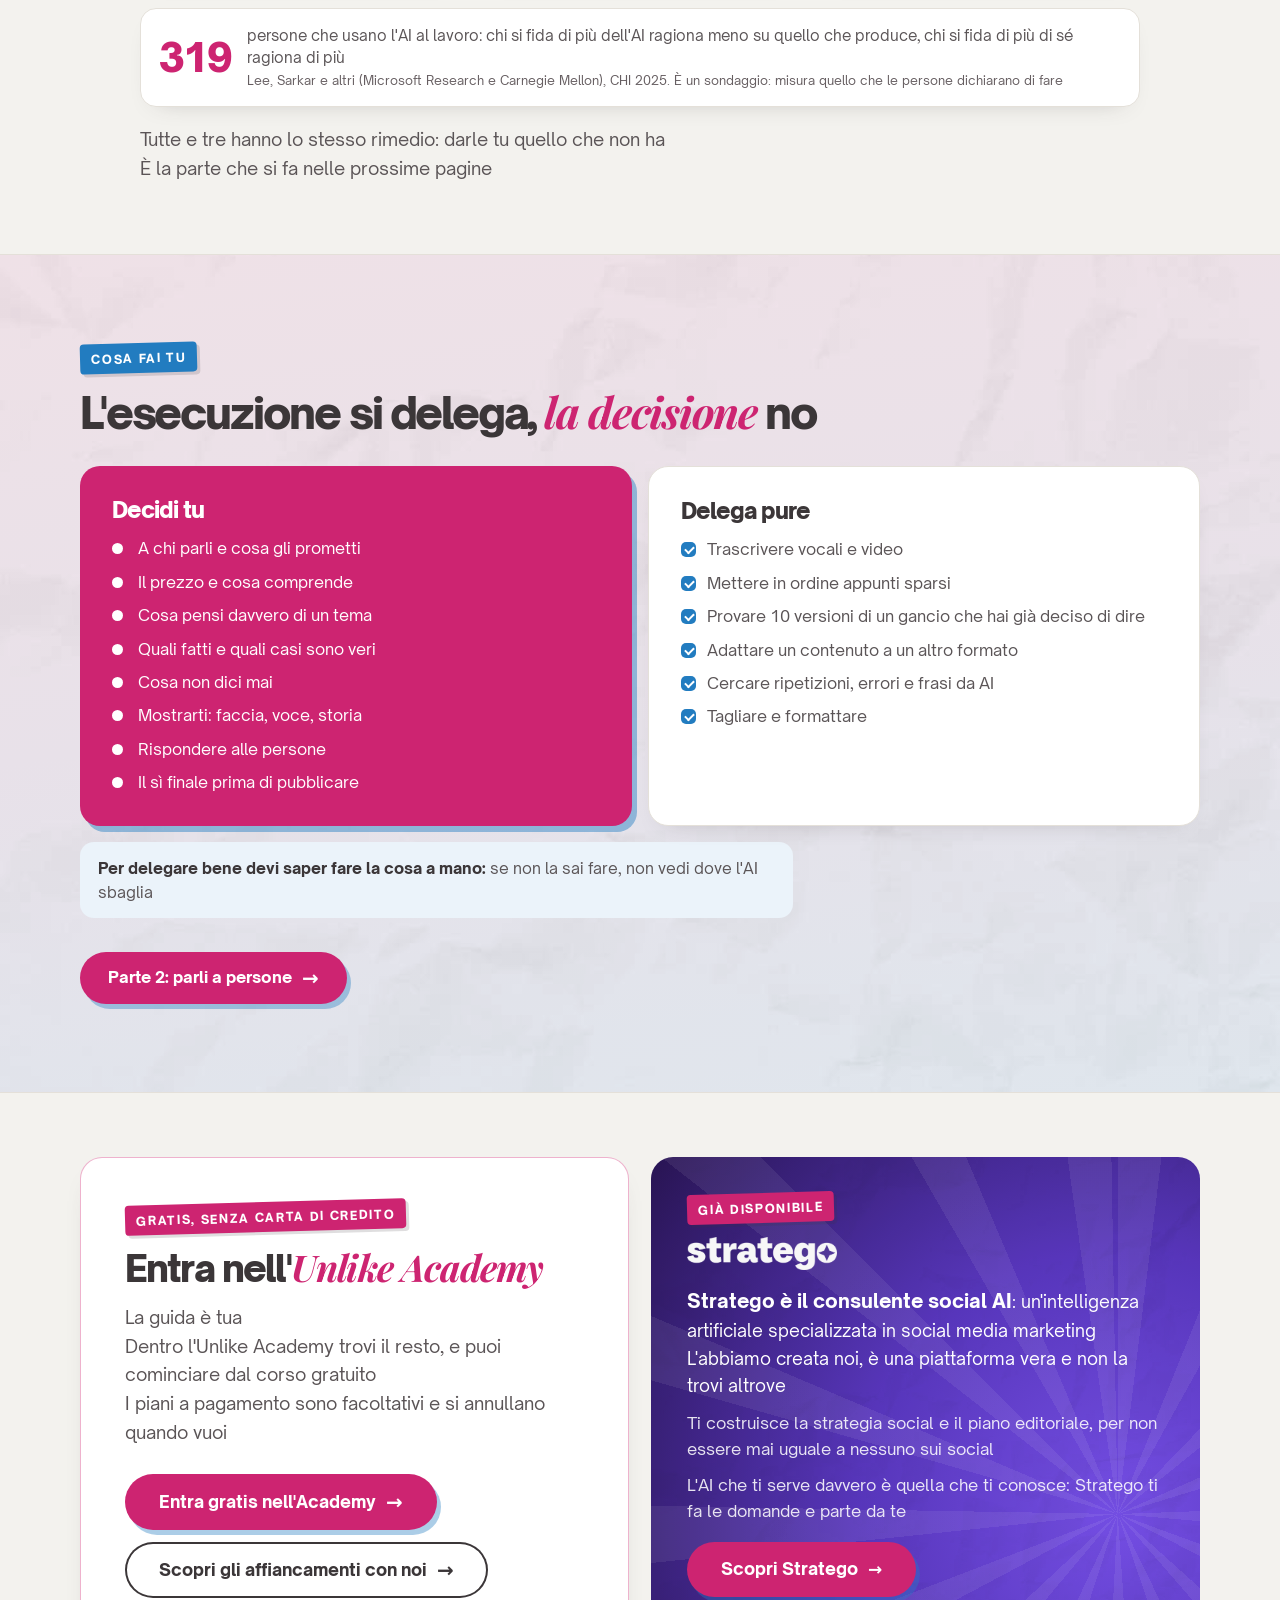
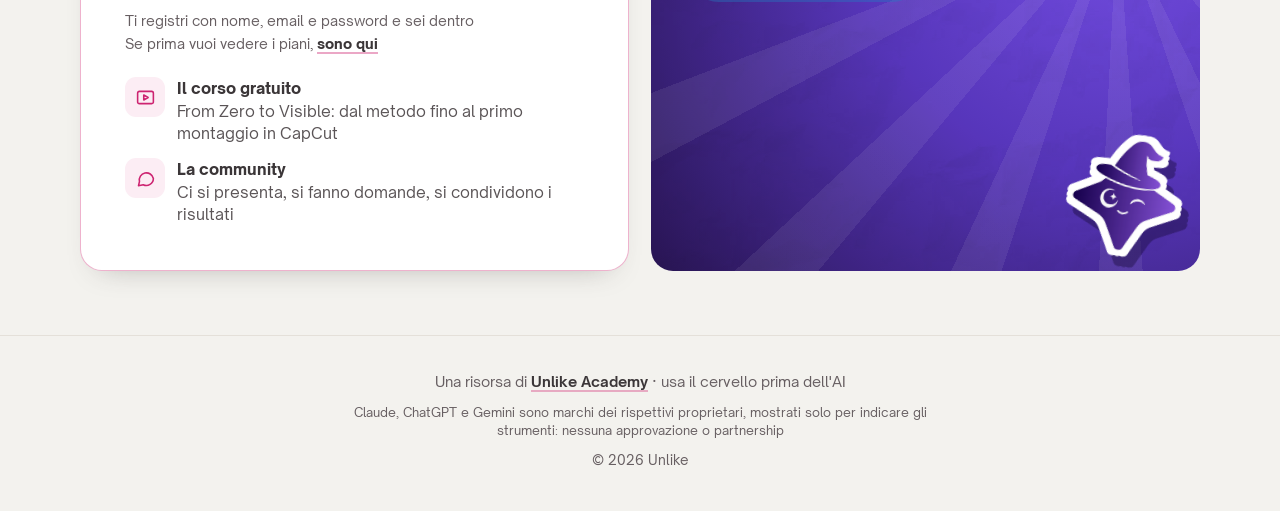
<file: ai.html>
<!doctype html>
<html lang="it">
<head>
<meta charset="utf-8">
<meta name="viewport" content="width=device-width, initial-scale=1">
<title>Cosa può fare l'AI e cosa no · Unlike Academy</title>
<meta name="description" content="L'AI esegue bene molte cose, ma non può fare quelle per cui le persone scelgono te. Cosa lasciarle, cosa tenere tu, e cosa fa quando non sa chi sei">
<link rel="canonical" href="https://cervello.unlikeacademy.it/ai.html">
<meta property="og:title" content="L'AI esegue, la persona sei tu">
<meta property="og:description" content="Cosa può fare l'AI, cosa no, e cosa decidi sempre tu">
<meta property="og:type" content="website">
<meta property="og:url" content="https://cervello.unlikeacademy.it/ai.html">
<meta property="og:image" content="https://cervello.unlikeacademy.it/assets/img/og-cervello.jpg">
<meta property="og:locale" content="it_IT">
<meta name="twitter:card" content="summary_large_image">
<link rel="icon" href="assets/logo/favicon.png">
<link rel="apple-touch-icon" href="assets/logo/apple-touch-icon.png">
<link rel="preload" href="assets/fonts/open-sauce-sans-900.woff2" as="font" type="font/woff2" crossorigin>
<link rel="stylesheet" href="assets/stile.css?v=2">
<link rel="stylesheet" href="assets/cervello.css?v=2">
<script src="https://academy.unlikeacademy.it/traccia.js?v=1" defer data-risorsa="cervello"></script>
</head>
<body class="leggi">
<a class="vai-es" href="domande.html">Vai agli esercizi <span>&rarr;</span></a>
<a class="strip" data-live href="https://black.unlikeacademy.it/?utm_source=cervello&amp;utm_medium=striscia&amp;utm_campaign=bf26" target="_blank" rel="noopener"><b>Live gratuita</b> giovedì 26/11 alle 19:30 · ti mostriamo Stratego dal vivo · <u>Iscriviti</u></a><script data-striscia>(function(){if(Date.now()<Date.UTC(2026,10,26,18,30))return;var s=document.querySelector('a[data-live]');if(!s)return;s.href='#stratego';s.removeAttribute('target');s.innerHTML='<b>Novità</b> · Stratego è uscito · <u>Scoprilo</u>';})()</script>

<header class="wrap stretta hd">
  <a href="index.html"><img src="assets/logo/logo.webp" alt="Unlike Academy" width="768" height="158"></a>
  <div class="dx"><a class="acc" href="index.html"><b>&larr; La guida</b></a><a class="login" href="https://club.unlikeacademy.it/sign_in" target="_blank" rel="noopener">Login</a></div>
</header>

<main>
<section class="hero int">
  <div class="wrap stretta">
    <nav class="nav5" aria-label="Le cinque parti"><a href="ai.html" class="on" aria-current="page"><b>1</b>L'AI</a><a href="persone.html"><b>2</b>Persone</a><a href="domande.html"><b>3</b>Domande</a><a href="scheda.html"><b>4</b>Scheda</a><a href="dopo.html"><b>5</b>Dopo</a></nav>
    <span class="kicker">Parte 1 · cosa può fare l'AI</span>
    <h1>L'AI <em>esegue</em>, la persona sei tu</h1>
    <p class="lead">L'AI è bravissima in tante cose<br>Ce ne sono però alcune che non può fare, e sono proprio quelle per cui le persone scelgono te</p>
    <div class="meta"><span><i>Lettura</i> 5 minuti</span><span><i>Esercizi</i> nessuno</span><span><i>Parte</i> 1 di 5</span></div>
    
  </div>
</section>
<section class="int-sec">
  <div class="wrap stretta">
    <span class="eyebrow">Cosa può e cosa no</span>
    <h2>Due colonne, <em>una sola regola</em></h2>
    <div class="duecol">
      <div class="part">
        <span class="no">L'AI lo fa bene</span>
        <ul>
          <li>Trascrivere un vocale o un video</li>
          <li>Mettere in ordine appunti sparsi</li>
          <li>Riscrivere un testo che hai già scritto</li>
          <li>Provare 10 versioni di un gancio che hai già deciso di dire</li>
          <li>Adattare un contenuto a un altro formato</li>
          <li>Cercare errori e ripetizioni</li>
        </ul>
      </div>
      <div class="part non">
        <span class="no">L'AI non può</span>
        <ul>
          <li>Sapere chi sei, se non glielo dici tu</li>
          <li>Aver vissuto quello che racconti</li>
          <li>Stare in relazione con chi ti sceglie</li>
          <li>Sapere cosa è vero del tuo lavoro: se manca un dato, lo inventa</li>
          <li>Decidere cosa è importante per te</li>
          <li>Rispondere di quello che pubblichi</li>
        </ul>
      </div>
    </div>
    <div class="note"><b>Per questo un prompt magico non ti dice cosa pubblicare:</b> gli manca la persona che pubblica</div>
  </div>
</section>

<section class="int-sec">
  <div class="wrap stretta">
    <span class="eyebrow rosa">Quando non sa chi sei</span>
    <h2>Tre cose che fa, <em>senza dirtelo</em></h2>
    <div class="parts tre">
      <div class="part"><span class="no">1</span><h3>Scrive dalla media</h3><p>Un'AI generica attinge a tutto quello che ha letto, cioè alla media di internet<br>Le sue risposte sono plausibili e quasi mai davvero tue</p></div>
      <div class="part"><span class="no">2</span><h3>Ti dà ragione</h3><p>In uno studio su cinque assistenti AI, tutti tendevano ad assecondare chi scriveva, e nei dati di preferenza le risposte che danno ragione venivano scelte più spesso<br>Se proponi un'idea debole, di solito te la restituisce più bella</p></div>
      <div class="part"><span class="no">3</span><h3>Ti fa sbagliare più in fretta</h3><p>La calcolatrice: chi sapeva già fare i conti è diventato più veloce<br>Chi non li sapeva fare ha iniziato a sbagliare più in fretta, e con più sicurezza</p></div>
    </div>
    <div class="dati">
      <div class="dato"><b>319</b><p>persone che usano l'AI al lavoro: chi si fida di più dell'AI ragiona meno su quello che produce, chi si fida di più di sé ragiona di più<small>Lee, Sarkar e altri (Microsoft Research e Carnegie Mellon), CHI 2025. È un sondaggio: misura quello che le persone dichiarano di fare</small></p></div>
    </div>
    <p class="lead" style="margin-top:18px">Tutte e tre hanno lo stesso rimedio: darle tu quello che non ha<br>È la parte che si fa nelle prossime pagine</p>
  </div>
</section>

<section class="sec fascia">
  <div class="wrap">
    <span class="eyebrow">Cosa fai tu</span>
    <h2 class="sh">L'esecuzione si delega, <em>la decisione</em> no</h2>
    <div class="decidi">
      <div class="tu">
        <h3>Decidi tu</h3>
        <ul>
          <li>A chi parli e cosa gli prometti</li>
          <li>Il prezzo e cosa comprende</li>
          <li>Cosa pensi davvero di un tema</li>
          <li>Quali fatti e quali casi sono veri</li>
          <li>Cosa non dici mai</li>
          <li>Mostrarti: faccia, voce, storia</li>
          <li>Rispondere alle persone</li>
          <li>Il sì finale prima di pubblicare</li>
        </ul>
      </div>
      <div class="del">
        <h3>Delega pure</h3>
        <ul>
          <li>Trascrivere vocali e video</li>
          <li>Mettere in ordine appunti sparsi</li>
          <li>Provare 10 versioni di un gancio che hai già deciso di dire</li>
          <li>Adattare un contenuto a un altro formato</li>
          <li>Cercare ripetizioni, errori e frasi da AI</li>
          <li>Tagliare e formattare</li>
        </ul>
      </div>
    </div>
    <div class="note azz"><b>Per delegare bene devi saper fare la cosa a mano:</b> se non la sai fare, non vedi dove l'AI sbaglia</div>
    <div class="prossima"><a class="btn" href="persone.html">Parte 2: parli a persone <span class="ar">&rarr;</span></a></div>
  </div>
</section>

<section id="stratego" class="sec duo-sec">
  <div class="wrap">
    <div class="duo">
      <div class="team academy">
        <div class="box">
          <div>
            <span class="eyebrow rosa">Gratis, senza carta di credito</span>
            <h2 class="sh">Entra nell'<em>Unlike Academy</em></h2>
            <p class="lead">La guida è tua<br>Dentro l'Unlike Academy trovi il resto, e puoi cominciare dal corso gratuito<br>I piani a pagamento sono facoltativi e si annullano quando vuoi</p>
            <div class="btns"><a class="btn" href="https://entra.unlikeacademy.it/?utm_source=cervello&amp;utm_medium=ai-academy&amp;utm_campaign=cervello" target="_blank" rel="noopener">Entra gratis nell'Academy <span class="ar">&rarr;</span></a><a class="btn btn-linea" href="https://mentoring.unlikeacademy.it/?utm_source=cervello&amp;utm_medium=ai-affiancamenti&amp;utm_campaign=cervello" target="_blank" rel="noopener">Scopri gli affiancamenti con noi <span class="ar">&rarr;</span></a></div>
            <p class="micro">Ti registri con nome, email e password e sei dentro<br>Se prima vuoi vedere i piani, <a href="https://academy.unlikeacademy.it/?utm_source=cervello&amp;utm_medium=ai-academy&amp;utm_campaign=cervello" target="_blank" rel="noopener">sono qui</a></p>
          </div>
          <ul>
            <li><span class="ic"><svg viewBox="0 0 24 24"><rect x="3" y="5" width="18" height="14" rx="2"/><path d="M10 9.2l5 2.8-5 2.8z"/></svg></span><span><b>Il corso gratuito</b>From Zero to Visible: dal metodo fino al primo montaggio in CapCut</span></li>
            <li><span class="ic"><svg viewBox="0 0 24 24"><path d="M21 12a8 8 0 0 1-11.6 7.1L4 20.2l1.1-4.7A8 8 0 1 1 21 12z"/></svg></span><span><b>La community</b>Ci si presenta, si fanno domande, si condividono i risultati</span></li>
          </ul>
        </div>
      </div>
      <div class="stbanner">
        <div>
          <span class="eyebrow">Già disponibile</span>
          <img class="wm" src="assets/stratego/stratego-wordmark-bianco.png" alt="Stratego" width="800" height="179">
          <p class="def"><b>Stratego è il consulente social AI</b>: un'intelligenza artificiale specializzata in social media marketing<br>L'abbiamo creata noi, è una piattaforma vera e non la trovi altrove</p>
          <p>Ti costruisce la strategia social e il piano editoriale, per non essere mai uguale a nessuno sui social</p>
          <p>L'AI che ti serve davvero è quella che ti conosce: Stratego ti fa le domande e parte da te</p>
          <a class="btn" href="https://stratego.social/?utm_source=cervello&amp;utm_medium=ai&amp;utm_campaign=cervello" target="_blank" rel="noopener">Scopri Stratego <span>&rarr;</span></a>
        </div>
        <img class="mago" src="assets/stratego/mascotte.png" alt="" width="390" height="420" loading="lazy">
      </div>
    </div>
  </div>
</section>
</main>

<footer><div class="wrap">
  <p>Una risorsa di <a href="https://entra.unlikeacademy.it/?utm_source=cervello&amp;utm_medium=footer&amp;utm_campaign=cervello">Unlike Academy</a> · usa il cervello prima dell'AI</p>
  <p class="marchi">Claude, ChatGPT e Gemini sono marchi dei rispettivi proprietari, mostrati solo per indicare gli strumenti: nessuna approvazione o partnership</p><p>© 2026 Unlike</p>
</div></footer>

<script src="assets/accesso.js?v=4"></script>
<script src="assets/pagina.js?v=2"></script>
</body>
</html>
</file>
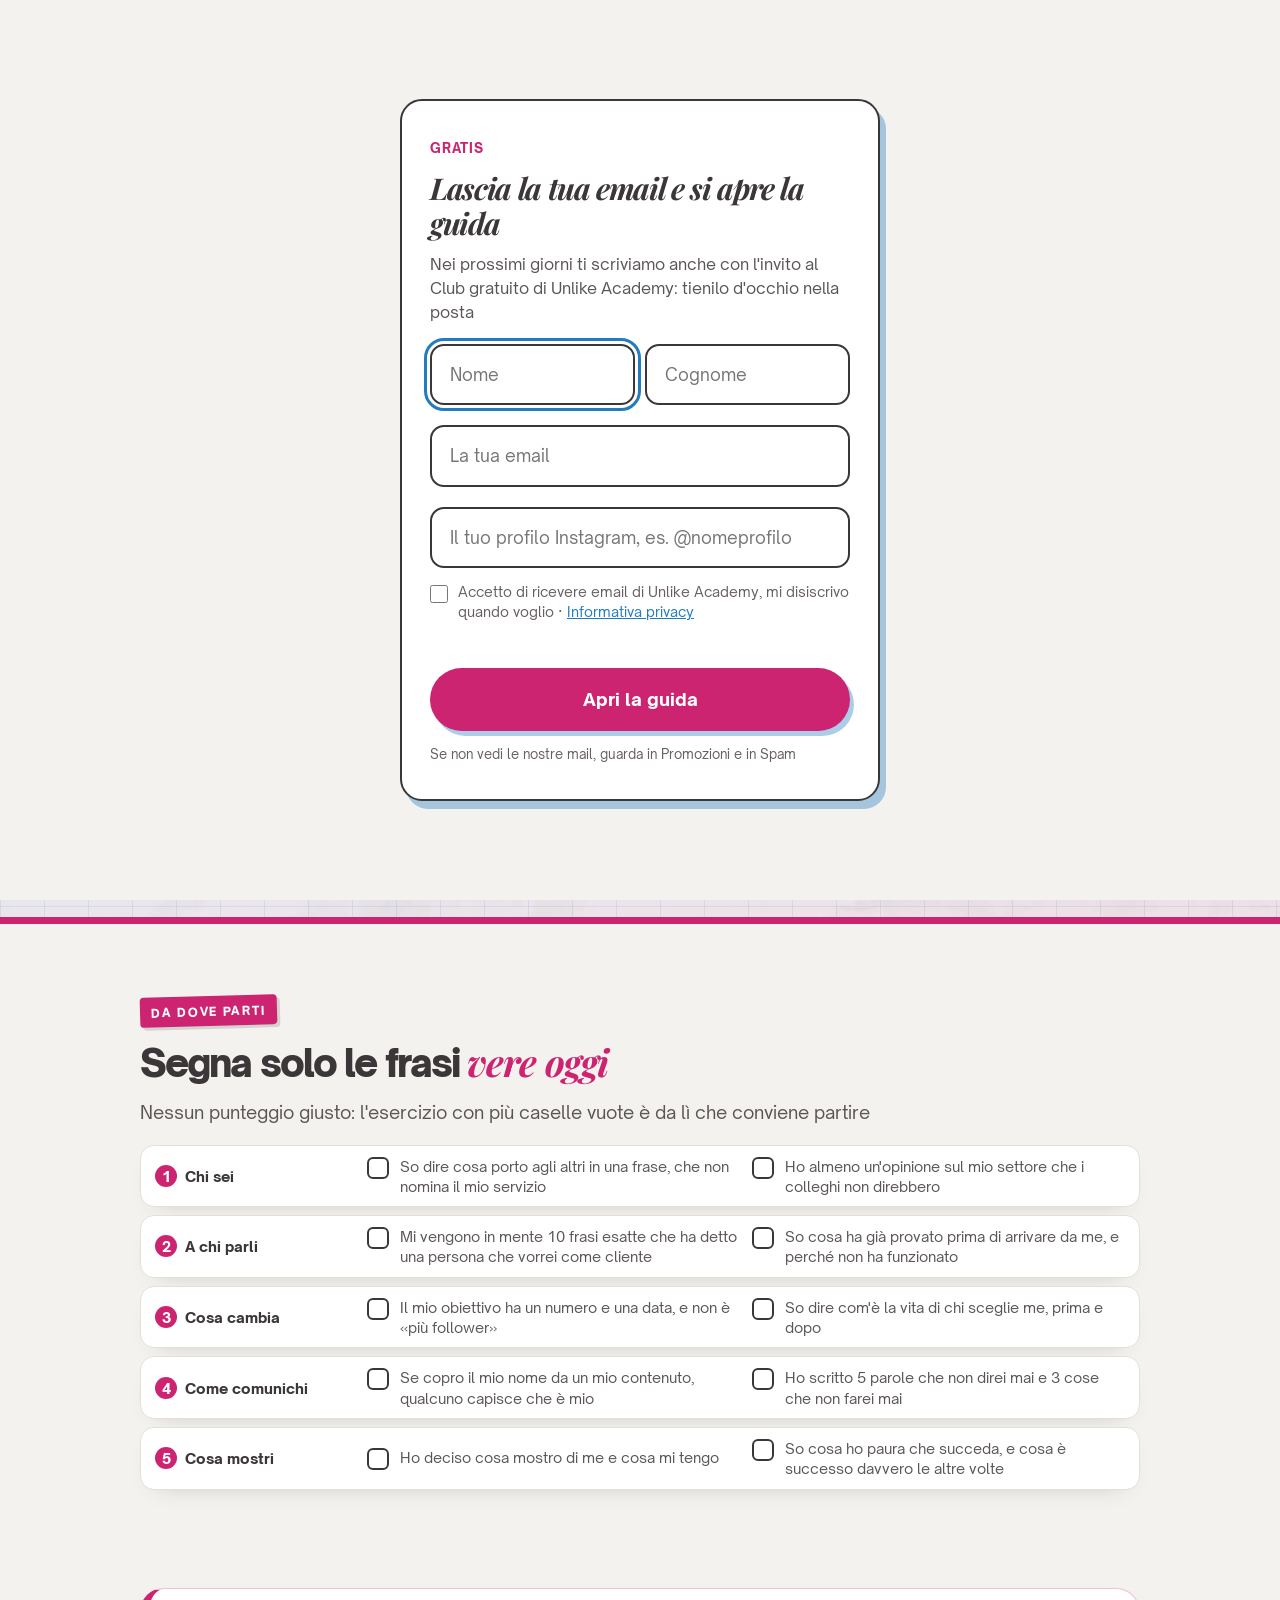
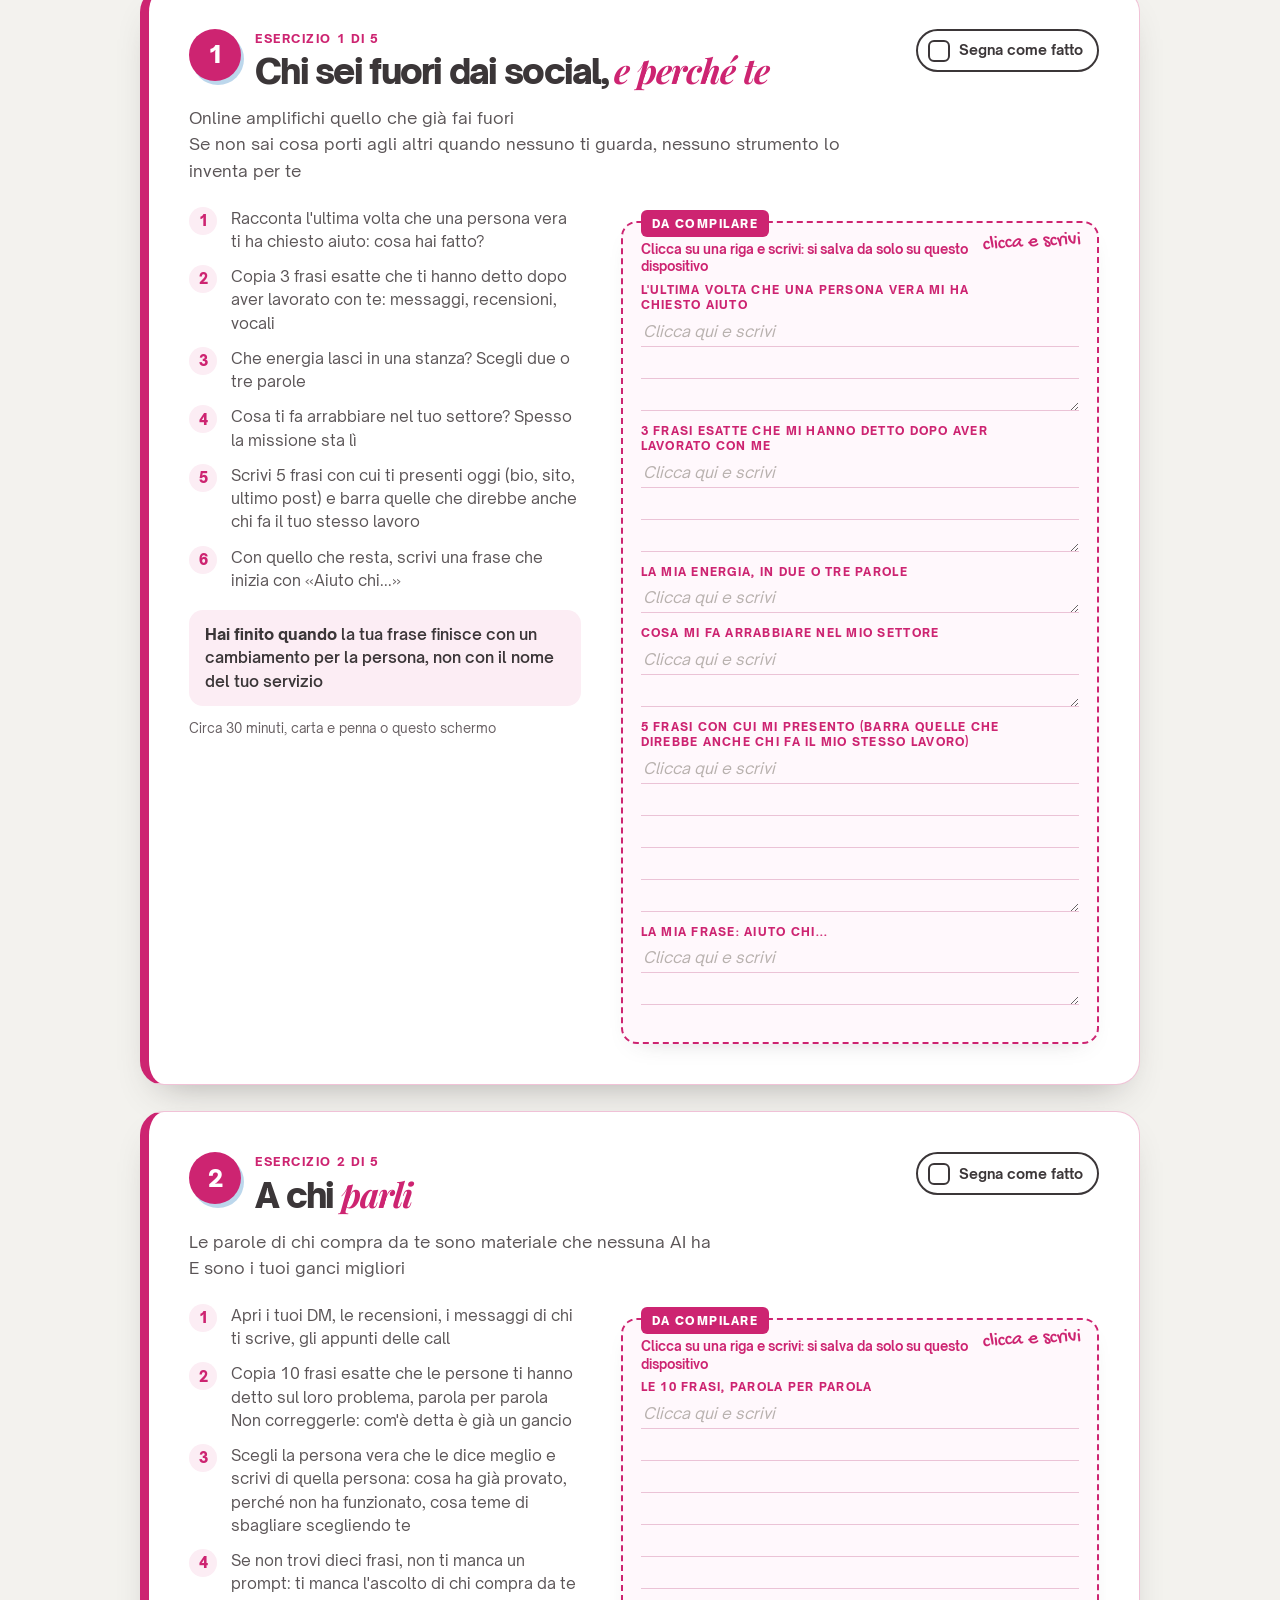
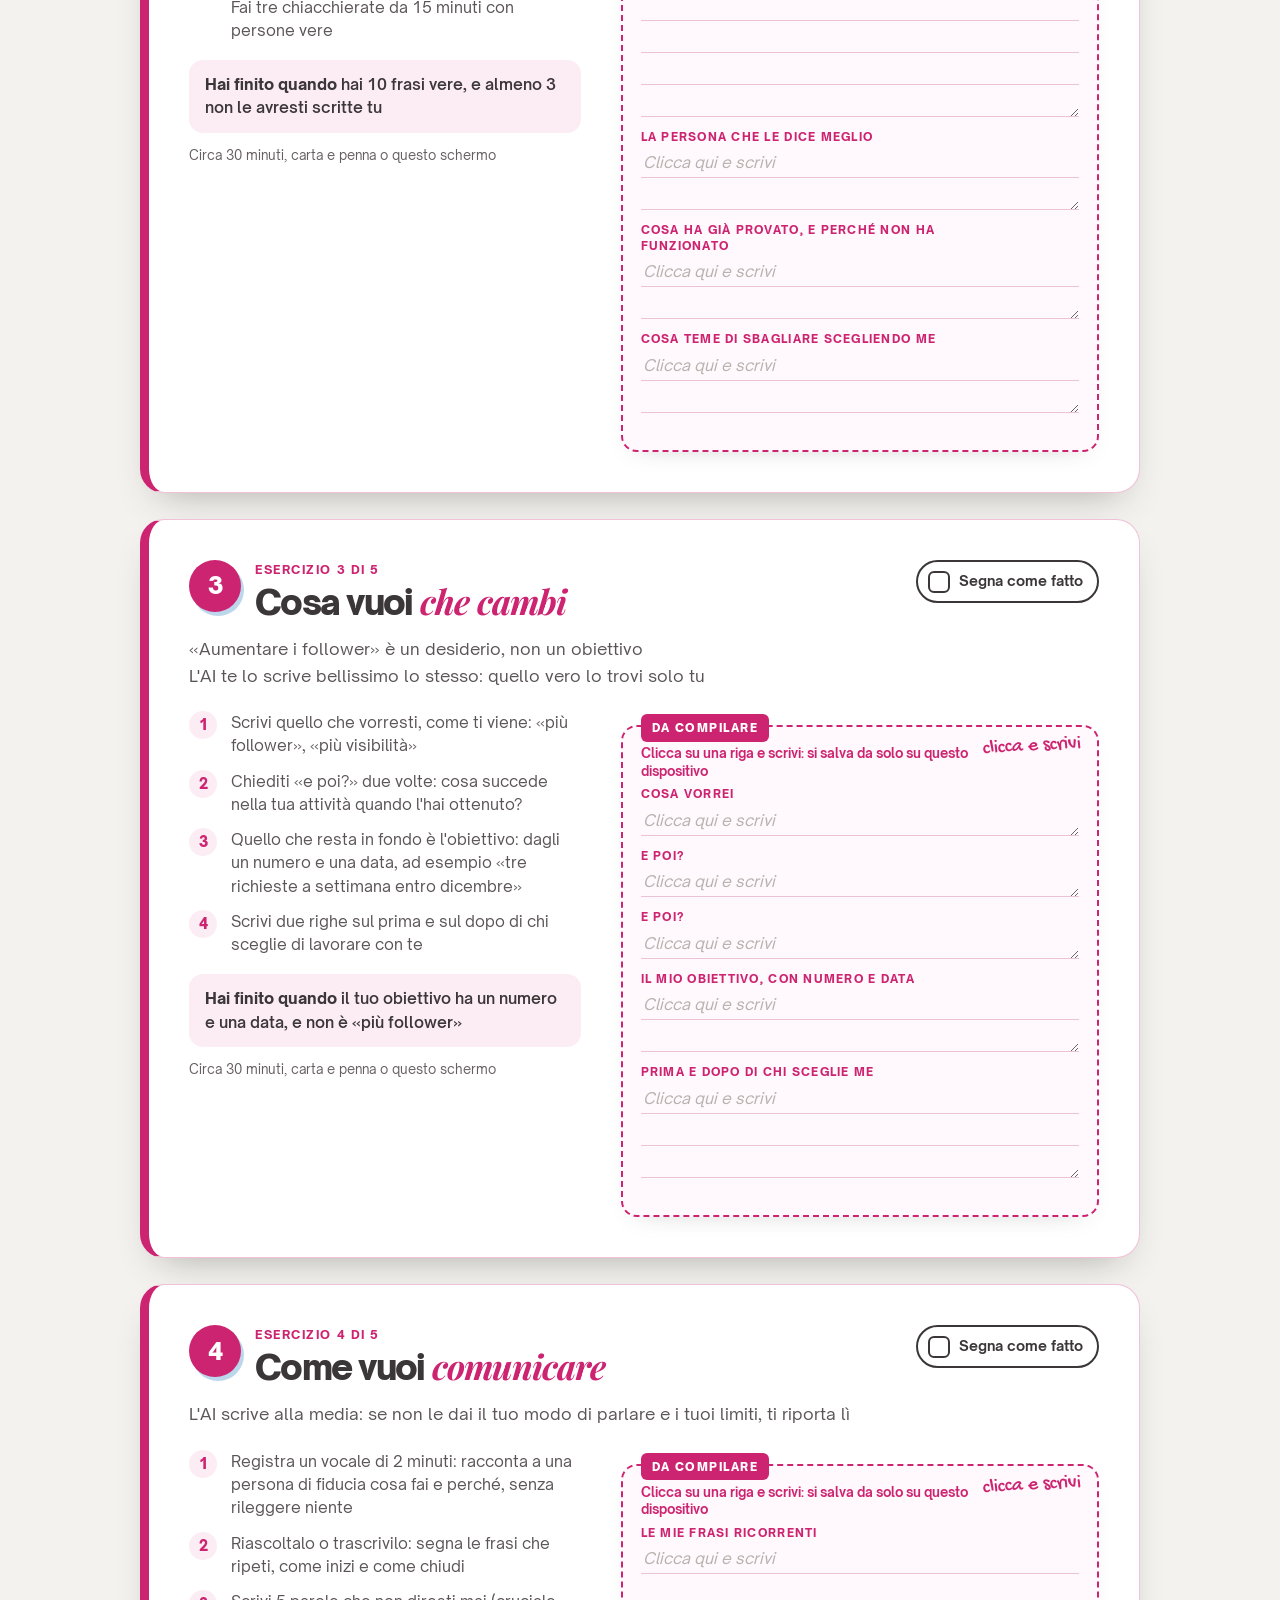
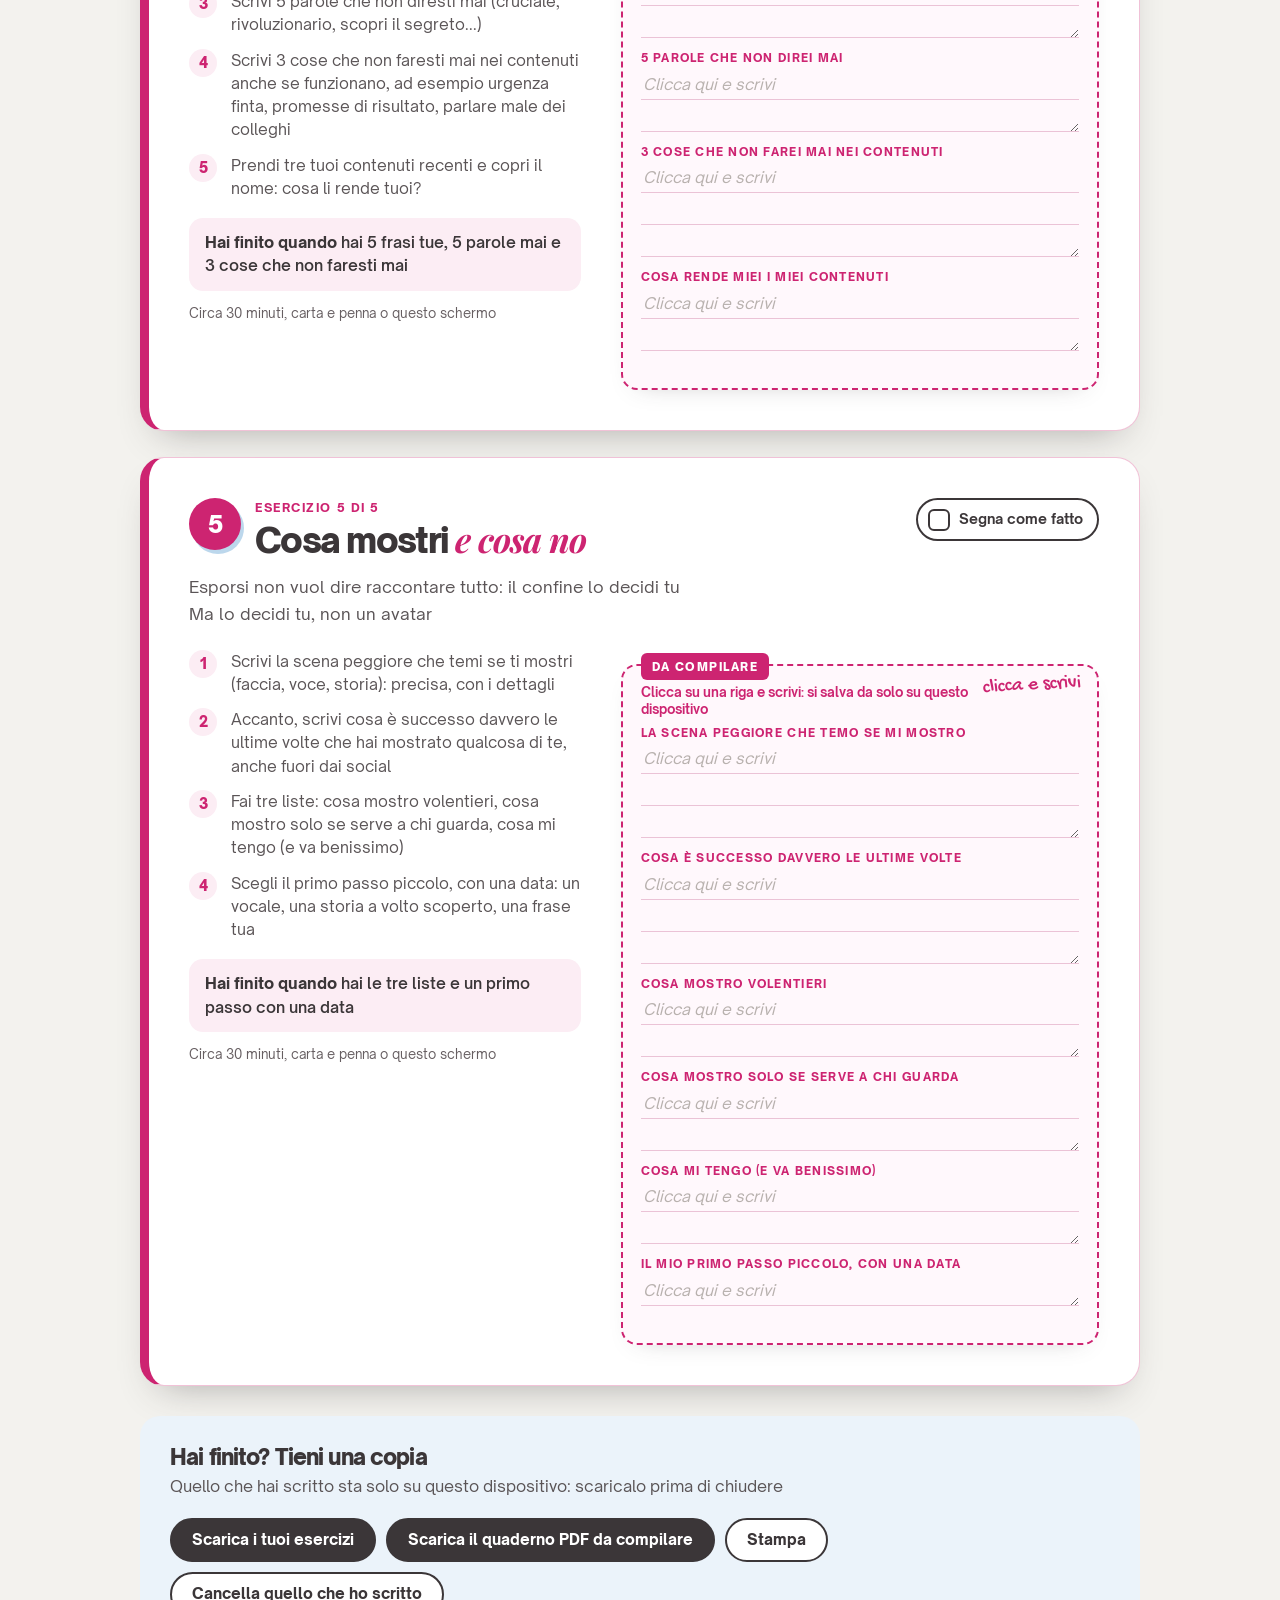
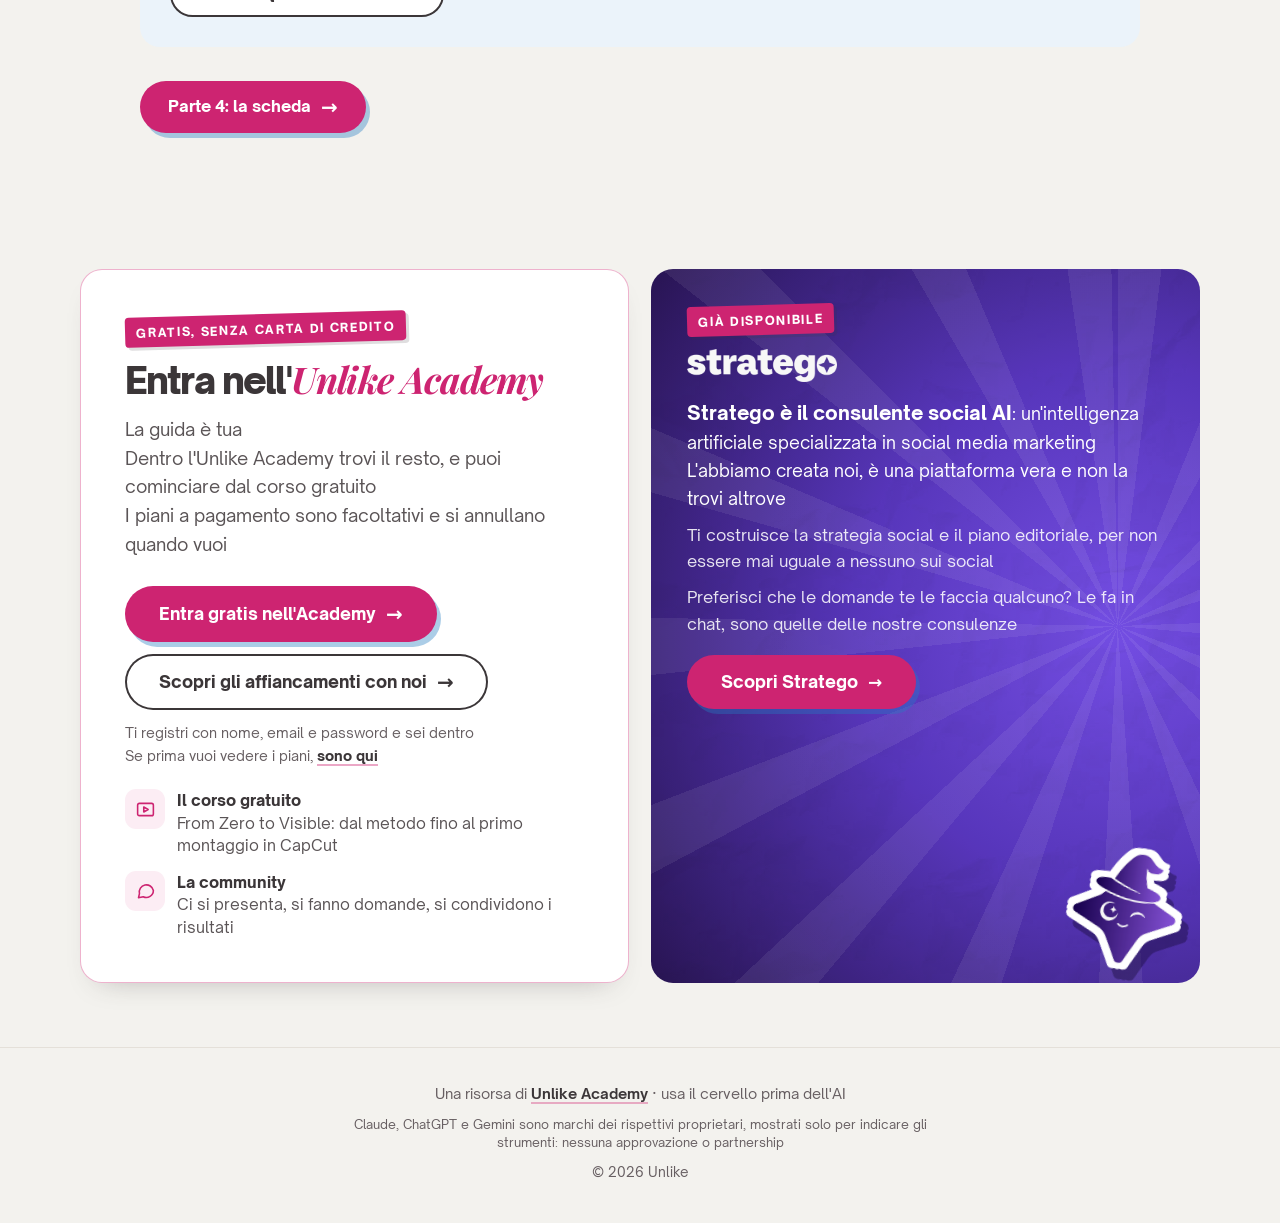
<file: domande.html>
<!doctype html>
<html lang="it">
<head>
<meta charset="utf-8">
<meta name="viewport" content="width=device-width, initial-scale=1">
<title>Le domande su di te · Unlike Academy</title>
<meta name="description" content="Cinque esercizi da circa 30 minuti per sapere chi sei, a chi parli, cosa vuoi che cambi, come vuoi comunicare e cosa mostri. Da compilare qui, scaricare o stampare">
<link rel="canonical" href="https://cervello.unlikeacademy.it/domande.html">
<meta property="og:title" content="Cinque esercizi, carta e penna">
<meta property="og:description" content="Chi sei, a chi parli, cosa vuoi che cambi, come comunichi, cosa mostri">
<meta property="og:type" content="website">
<meta property="og:url" content="https://cervello.unlikeacademy.it/domande.html">
<meta property="og:image" content="https://cervello.unlikeacademy.it/assets/img/og-cervello.jpg">
<meta property="og:locale" content="it_IT">
<meta name="twitter:card" content="summary_large_image">
<link rel="icon" href="assets/logo/favicon.png">
<link rel="apple-touch-icon" href="assets/logo/apple-touch-icon.png">
<link rel="preload" href="assets/fonts/open-sauce-sans-900.woff2" as="font" type="font/woff2" crossorigin>
<link rel="stylesheet" href="assets/stile.css?v=2">
<link rel="stylesheet" href="assets/cervello.css?v=2">
<script src="https://academy.unlikeacademy.it/traccia.js?v=1" defer data-risorsa="cervello"></script>
</head>
<body class="fai">
<a class="strip" data-live href="https://black.unlikeacademy.it/?utm_source=cervello&amp;utm_medium=striscia&amp;utm_campaign=bf26" target="_blank" rel="noopener"><b>Live gratuita</b> giovedì 26/11 alle 19:30 · ti mostriamo Stratego dal vivo · <u>Iscriviti</u></a><script data-striscia>(function(){if(Date.now()<Date.UTC(2026,10,26,18,30))return;var s=document.querySelector('a[data-live]');if(!s)return;s.href='#stratego';s.removeAttribute('target');s.innerHTML='<b>Novità</b> · Stratego è uscito · <u>Scoprilo</u>';})()</script>

<header class="wrap stretta hd">
  <a href="index.html"><img src="assets/logo/logo.webp" alt="Unlike Academy" width="768" height="158"></a>
  <div class="dx"><a class="acc" href="index.html"><b>&larr; La guida</b></a><a class="login" href="https://club.unlikeacademy.it/sign_in" target="_blank" rel="noopener">Login</a></div>
</header>

<main>
<section class="hero int">
  <div class="wrap stretta">
    <nav class="nav5" aria-label="Le cinque parti"><a href="ai.html"><b>1</b>L'AI</a><a href="persone.html"><b>2</b>Persone</a><a href="domande.html" class="on" aria-current="page"><b>3</b>Domande</a><a href="scheda.html"><b>4</b>Scheda</a><a href="dopo.html"><b>5</b>Dopo</a></nav>
    <span class="kicker">Parte 3 · le domande su di te</span>
    <h1>Cinque esercizi, <em>carta e penna</em></h1>
    <p class="lead">Cinque esercizi da circa 30 minuti per sapere chi sei, a chi parli e come vuoi comunicare<br>Un esercizio alla volta, anche in giorni diversi<br>Il foglio lo compili qui, lo scarichi o lo stampi</p>
    <div class="meta"><span><i>Durata</i> 30 minuti l'uno</span><span><i>Foglio</i> da compilare, scaricare o stampare</span><span><i>Parte</i> 3 di 5</span></div>
    <div class="progresso"><span><b id="prog">0</b> di 5 esercizi fatti</span><span class="barra"><i id="progbar"></i></span></div>
    <div class="salva-box"><b>Quello che scrivi resta solo su questo dispositivo</b><br>Da un altro browser o telefono non lo ritrovi, e se cancelli i dati si perde<br>Usa sempre lo stesso dispositivo e <b>scarica una copia alla fine di ogni esercizio</b></div>
    <p class="indice-et">Scegli da dove cominciare, e clicca sul foglio per scrivere</p>
    <div class="indice"><a href="#e1"><b>1</b>Chi sei</a><a href="#e2"><b>2</b>A chi parli</a><a href="#e3"><b>3</b>Cosa cambia</a><a href="#e4"><b>4</b>Come comunichi</a><a href="#e5"><b>5</b>Cosa mostri</a></div>
    <div class="attrezzi scarica">
      <button class="btn-s pieno" type="button" data-scarica="esercizi">Scarica i tuoi esercizi</button>
      <a class="btn-s pieno" href="quaderno-cervello.pdf" download>Scarica il quaderno PDF da compilare</a>
      <button class="btn-s" type="button" data-stampa>Stampa</button><a class="btn-s" href="#test">Prima il test: da dove parto?</a>
    </div>
  </div>
</section>
<section class="int-sec" id="test">
  <div class="wrap stretta">
    <span class="eyebrow">Da dove parti</span>
    <h2>Segna solo le frasi <em>vere oggi</em></h2>
    <p class="lead">Nessun punteggio giusto: l'esercizio con più caselle vuote è da lì che conviene partire</p>
    <div class="autotest">
      <div class="rg"><b><i>1</i>Chi sei</b><label><input type="checkbox" id="t11"><span>So dire cosa porto agli altri in una frase, che non nomina il mio servizio</span></label><label><input type="checkbox" id="t12"><span>Ho almeno un'opinione sul mio settore che i colleghi non direbbero</span></label></div>
      <div class="rg"><b><i>2</i>A chi parli</b><label><input type="checkbox" id="t21"><span>Mi vengono in mente 10 frasi esatte che ha detto una persona che vorrei come cliente</span></label><label><input type="checkbox" id="t22"><span>So cosa ha già provato prima di arrivare da me, e perché non ha funzionato</span></label></div>
      <div class="rg"><b><i>3</i>Cosa cambia</b><label><input type="checkbox" id="t31"><span>Il mio obiettivo ha un numero e una data, e non è «più follower»</span></label><label><input type="checkbox" id="t32"><span>So dire com'è la vita di chi sceglie me, prima e dopo</span></label></div>
      <div class="rg"><b><i>4</i>Come comunichi</b><label><input type="checkbox" id="t41"><span>Se copro il mio nome da un mio contenuto, qualcuno capisce che è mio</span></label><label><input type="checkbox" id="t42"><span>Ho scritto 5 parole che non direi mai e 3 cose che non farei mai</span></label></div>
      <div class="rg"><b><i>5</i>Cosa mostri</b><label><input type="checkbox" id="t51"><span>Ho deciso cosa mostro di me e cosa mi tengo</span></label><label><input type="checkbox" id="t52"><span>So cosa ho paura che succeda, e cosa è successo davvero le altre volte</span></label></div>
    </div>
  </div>
</section>

<section class="int-sec">
  <div class="wrap stretta">
<section class="es" id="e1">
  <div class="top"><div class="n">1</div><div class="tt"><span class="et">Esercizio 1 di 5</span><h2>Chi sei fuori dai social, <em>e perché te</em></h2></div>
    <label class="segna"><input type="checkbox" class="ck" id="f1" data-fatto><span>Segna come fatto</span></label></div>
  <p class="perche">Online amplifichi quello che già fai fuori<br>Se non sai cosa porti agli altri quando nessuno ti guarda, nessuno strumento lo inventa per te</p>
  <div class="due">
    <div>
      <ol><li><span>Racconta l'ultima volta che una persona vera ti ha chiesto aiuto: cosa hai fatto?</span></li><li><span>Copia 3 frasi esatte che ti hanno detto dopo aver lavorato con te: messaggi, recensioni, vocali</span></li><li><span>Che energia lasci in una stanza? Scegli due o tre parole</span></li><li><span>Cosa ti fa arrabbiare nel tuo settore? Spesso la missione sta lì</span></li><li><span>Scrivi 5 frasi con cui ti presenti oggi (bio, sito, ultimo post) e barra quelle che direbbe anche chi fa il tuo stesso lavoro</span></li><li><span>Con quello che resta, scrivi una frase che inizia con «Aiuto chi...»</span></li></ol>
      <div class="fatto"><b>Hai finito quando</b> la tua frase finisce con un cambiamento per la persona, non con il nome del tuo servizio</div>
      <p class="tempo-es">Circa 30 minuti, carta e penna o questo schermo</p>
    </div>
    <div class="foglio"><span class="mano">clicca e scrivi</span><p class="come">Clicca su una riga e scrivi: si salva da solo su questo dispositivo</p><label class="f" for="e1-1">L'ultima volta che una persona vera mi ha chiesto aiuto</label><textarea id="e1-1" data-k="e1-1" data-min="96" rows="3" placeholder="Clicca qui e scrivi"></textarea><label class="f" for="e1-2">3 frasi esatte che mi hanno detto dopo aver lavorato con me</label><textarea id="e1-2" data-k="e1-2" data-min="96" rows="3" placeholder="Clicca qui e scrivi"></textarea><label class="f" for="e1-3">La mia energia, in due o tre parole</label><textarea id="e1-3" data-k="e1-3" data-min="32" rows="1" placeholder="Clicca qui e scrivi"></textarea><label class="f" for="e1-4">Cosa mi fa arrabbiare nel mio settore</label><textarea id="e1-4" data-k="e1-4" data-min="64" rows="2" placeholder="Clicca qui e scrivi"></textarea><label class="f" for="e1-5">5 frasi con cui mi presento (barra quelle che direbbe anche chi fa il mio stesso lavoro)</label><textarea id="e1-5" data-k="e1-5" data-min="160" rows="5" placeholder="Clicca qui e scrivi"></textarea><label class="f" for="e1-6">La mia frase: Aiuto chi...</label><textarea id="e1-6" data-k="e1-6" data-min="64" rows="2" placeholder="Clicca qui e scrivi"></textarea><p class="salvato" aria-live="polite"></p></div>
  </div>
</section>
<section class="es" id="e2">
  <div class="top"><div class="n">2</div><div class="tt"><span class="et">Esercizio 2 di 5</span><h2>A chi <em>parli</em></h2></div>
    <label class="segna"><input type="checkbox" class="ck" id="f2" data-fatto><span>Segna come fatto</span></label></div>
  <p class="perche">Le parole di chi compra da te sono materiale che nessuna AI ha<br>E sono i tuoi ganci migliori</p>
  <div class="due">
    <div>
      <ol><li><span>Apri i tuoi DM, le recensioni, i messaggi di chi ti scrive, gli appunti delle call</span></li><li><span>Copia 10 frasi esatte che le persone ti hanno detto sul loro problema, parola per parola<br>Non correggerle: com'è detta è già un gancio</span></li><li><span>Scegli la persona vera che le dice meglio e scrivi di quella persona: cosa ha già provato, perché non ha funzionato, cosa teme di sbagliare scegliendo te</span></li><li><span>Se non trovi dieci frasi, non ti manca un prompt: ti manca l'ascolto di chi compra da te<br>Fai tre chiacchierate da 15 minuti con persone vere</span></li></ol>
      <div class="fatto"><b>Hai finito quando</b> hai 10 frasi vere, e almeno 3 non le avresti scritte tu</div>
      <p class="tempo-es">Circa 30 minuti, carta e penna o questo schermo</p>
    </div>
    <div class="foglio"><span class="mano">clicca e scrivi</span><p class="come">Clicca su una riga e scrivi: si salva da solo su questo dispositivo</p><label class="f" for="e2-1">Le 10 frasi, parola per parola</label><textarea id="e2-1" data-k="e2-1" data-min="320" rows="10" placeholder="Clicca qui e scrivi"></textarea><label class="f" for="e2-2">La persona che le dice meglio</label><textarea id="e2-2" data-k="e2-2" data-min="64" rows="2" placeholder="Clicca qui e scrivi"></textarea><label class="f" for="e2-3">Cosa ha già provato, e perché non ha funzionato</label><textarea id="e2-3" data-k="e2-3" data-min="64" rows="2" placeholder="Clicca qui e scrivi"></textarea><label class="f" for="e2-4">Cosa teme di sbagliare scegliendo me</label><textarea id="e2-4" data-k="e2-4" data-min="64" rows="2" placeholder="Clicca qui e scrivi"></textarea><p class="salvato" aria-live="polite"></p></div>
  </div>
</section>
<section class="es" id="e3">
  <div class="top"><div class="n">3</div><div class="tt"><span class="et">Esercizio 3 di 5</span><h2>Cosa vuoi <em>che cambi</em></h2></div>
    <label class="segna"><input type="checkbox" class="ck" id="f3" data-fatto><span>Segna come fatto</span></label></div>
  <p class="perche">«Aumentare i follower» è un desiderio, non un obiettivo<br>L'AI te lo scrive bellissimo lo stesso: quello vero lo trovi solo tu</p>
  <div class="due">
    <div>
      <ol><li><span>Scrivi quello che vorresti, come ti viene: «più follower», «più visibilità»</span></li><li><span>Chiediti «e poi?» due volte: cosa succede nella tua attività quando l'hai ottenuto?</span></li><li><span>Quello che resta in fondo è l'obiettivo: dagli un numero e una data, ad esempio «tre richieste a settimana entro dicembre»</span></li><li><span>Scrivi due righe sul prima e sul dopo di chi sceglie di lavorare con te</span></li></ol>
      <div class="fatto"><b>Hai finito quando</b> il tuo obiettivo ha un numero e una data, e non è «più follower»</div>
      <p class="tempo-es">Circa 30 minuti, carta e penna o questo schermo</p>
    </div>
    <div class="foglio"><span class="mano">clicca e scrivi</span><p class="come">Clicca su una riga e scrivi: si salva da solo su questo dispositivo</p><label class="f" for="e3-1">Cosa vorrei</label><textarea id="e3-1" data-k="e3-1" data-min="32" rows="1" placeholder="Clicca qui e scrivi"></textarea><label class="f" for="e3-2">E poi?</label><textarea id="e3-2" data-k="e3-2" data-min="32" rows="1" placeholder="Clicca qui e scrivi"></textarea><label class="f" for="e3-3">E poi?</label><textarea id="e3-3" data-k="e3-3" data-min="32" rows="1" placeholder="Clicca qui e scrivi"></textarea><label class="f" for="e3-4">Il mio obiettivo, con numero e data</label><textarea id="e3-4" data-k="e3-4" data-min="64" rows="2" placeholder="Clicca qui e scrivi"></textarea><label class="f" for="e3-5">Prima e dopo di chi sceglie me</label><textarea id="e3-5" data-k="e3-5" data-min="96" rows="3" placeholder="Clicca qui e scrivi"></textarea><p class="salvato" aria-live="polite"></p></div>
  </div>
</section>
<section class="es" id="e4">
  <div class="top"><div class="n">4</div><div class="tt"><span class="et">Esercizio 4 di 5</span><h2>Come vuoi <em>comunicare</em></h2></div>
    <label class="segna"><input type="checkbox" class="ck" id="f4" data-fatto><span>Segna come fatto</span></label></div>
  <p class="perche">L'AI scrive alla media: se non le dai il tuo modo di parlare e i tuoi limiti, ti riporta lì</p>
  <div class="due">
    <div>
      <ol><li><span>Registra un vocale di 2 minuti: racconta a una persona di fiducia cosa fai e perché, senza rileggere niente</span></li><li><span>Riascoltalo o trascrivilo: segna le frasi che ripeti, come inizi e come chiudi</span></li><li><span>Scrivi 5 parole che non diresti mai (cruciale, rivoluzionario, scopri il segreto...)</span></li><li><span>Scrivi 3 cose che non faresti mai nei contenuti anche se funzionano, ad esempio urgenza finta, promesse di risultato, parlare male dei colleghi</span></li><li><span>Prendi tre tuoi contenuti recenti e copri il nome: cosa li rende tuoi?</span></li></ol>
      <div class="fatto"><b>Hai finito quando</b> hai 5 frasi tue, 5 parole mai e 3 cose che non faresti mai</div>
      <p class="tempo-es">Circa 30 minuti, carta e penna o questo schermo</p>
    </div>
    <div class="foglio"><span class="mano">clicca e scrivi</span><p class="come">Clicca su una riga e scrivi: si salva da solo su questo dispositivo</p><label class="f" for="e4-1">Le mie frasi ricorrenti</label><textarea id="e4-1" data-k="e4-1" data-min="96" rows="3" placeholder="Clicca qui e scrivi"></textarea><label class="f" for="e4-2">5 parole che non direi mai</label><textarea id="e4-2" data-k="e4-2" data-min="64" rows="2" placeholder="Clicca qui e scrivi"></textarea><label class="f" for="e4-3">3 cose che non farei mai nei contenuti</label><textarea id="e4-3" data-k="e4-3" data-min="96" rows="3" placeholder="Clicca qui e scrivi"></textarea><label class="f" for="e4-4">Cosa rende miei i miei contenuti</label><textarea id="e4-4" data-k="e4-4" data-min="64" rows="2" placeholder="Clicca qui e scrivi"></textarea><p class="salvato" aria-live="polite"></p></div>
  </div>
</section>
<section class="es" id="e5">
  <div class="top"><div class="n">5</div><div class="tt"><span class="et">Esercizio 5 di 5</span><h2>Cosa mostri <em>e cosa no</em></h2></div>
    <label class="segna"><input type="checkbox" class="ck" id="f5" data-fatto><span>Segna come fatto</span></label></div>
  <p class="perche">Esporsi non vuol dire raccontare tutto: il confine lo decidi tu<br>Ma lo decidi tu, non un avatar</p>
  <div class="due">
    <div>
      <ol><li><span>Scrivi la scena peggiore che temi se ti mostri (faccia, voce, storia): precisa, con i dettagli</span></li><li><span>Accanto, scrivi cosa è successo davvero le ultime volte che hai mostrato qualcosa di te, anche fuori dai social</span></li><li><span>Fai tre liste: cosa mostro volentieri, cosa mostro solo se serve a chi guarda, cosa mi tengo (e va benissimo)</span></li><li><span>Scegli il primo passo piccolo, con una data: un vocale, una storia a volto scoperto, una frase tua</span></li></ol>
      <div class="fatto"><b>Hai finito quando</b> hai le tre liste e un primo passo con una data</div>
      <p class="tempo-es">Circa 30 minuti, carta e penna o questo schermo</p>
    </div>
    <div class="foglio"><span class="mano">clicca e scrivi</span><p class="come">Clicca su una riga e scrivi: si salva da solo su questo dispositivo</p><label class="f" for="e5-1">La scena peggiore che temo se mi mostro</label><textarea id="e5-1" data-k="e5-1" data-min="96" rows="3" placeholder="Clicca qui e scrivi"></textarea><label class="f" for="e5-2">Cosa è successo davvero le ultime volte</label><textarea id="e5-2" data-k="e5-2" data-min="96" rows="3" placeholder="Clicca qui e scrivi"></textarea><label class="f" for="e5-3">Cosa mostro volentieri</label><textarea id="e5-3" data-k="e5-3" data-min="64" rows="2" placeholder="Clicca qui e scrivi"></textarea><label class="f" for="e5-4">Cosa mostro solo se serve a chi guarda</label><textarea id="e5-4" data-k="e5-4" data-min="64" rows="2" placeholder="Clicca qui e scrivi"></textarea><label class="f" for="e5-5">Cosa mi tengo (e va benissimo)</label><textarea id="e5-5" data-k="e5-5" data-min="64" rows="2" placeholder="Clicca qui e scrivi"></textarea><label class="f" for="e5-6">Il mio primo passo piccolo, con una data</label><textarea id="e5-6" data-k="e5-6" data-min="32" rows="1" placeholder="Clicca qui e scrivi"></textarea><p class="salvato" aria-live="polite"></p></div>
  </div>
</section>
    <div class="finito">
      <h3>Hai finito? Tieni una copia</h3>
      <p>Quello che hai scritto sta solo su questo dispositivo: scaricalo prima di chiudere</p>
      <div class="attrezzi scarica">
      <button class="btn-s pieno" type="button" data-scarica="esercizi">Scarica i tuoi esercizi</button>
      <a class="btn-s pieno" href="quaderno-cervello.pdf" download>Scarica il quaderno PDF da compilare</a>
      <button class="btn-s" type="button" data-stampa>Stampa</button><button class="btn-s" type="button" data-svuota>Cancella quello che ho scritto</button>
    </div>
    </div>
    <div class="prossima"><a class="btn" href="scheda.html">Parte 4: la scheda <span class="ar">&rarr;</span></a></div>
  </div>
</section>

<section id="stratego" class="sec duo-sec">
  <div class="wrap">
    <div class="duo">
      <div class="team academy">
        <div class="box">
          <div>
            <span class="eyebrow rosa">Gratis, senza carta di credito</span>
            <h2 class="sh">Entra nell'<em>Unlike Academy</em></h2>
            <p class="lead">La guida è tua<br>Dentro l'Unlike Academy trovi il resto, e puoi cominciare dal corso gratuito<br>I piani a pagamento sono facoltativi e si annullano quando vuoi</p>
            <div class="btns"><a class="btn" href="https://entra.unlikeacademy.it/?utm_source=cervello&amp;utm_medium=domande-academy&amp;utm_campaign=cervello" target="_blank" rel="noopener">Entra gratis nell'Academy <span class="ar">&rarr;</span></a><a class="btn btn-linea" href="https://mentoring.unlikeacademy.it/?utm_source=cervello&amp;utm_medium=domande-affiancamenti&amp;utm_campaign=cervello" target="_blank" rel="noopener">Scopri gli affiancamenti con noi <span class="ar">&rarr;</span></a></div>
            <p class="micro">Ti registri con nome, email e password e sei dentro<br>Se prima vuoi vedere i piani, <a href="https://academy.unlikeacademy.it/?utm_source=cervello&amp;utm_medium=domande-academy&amp;utm_campaign=cervello" target="_blank" rel="noopener">sono qui</a></p>
          </div>
          <ul>
            <li><span class="ic"><svg viewBox="0 0 24 24"><rect x="3" y="5" width="18" height="14" rx="2"/><path d="M10 9.2l5 2.8-5 2.8z"/></svg></span><span><b>Il corso gratuito</b>From Zero to Visible: dal metodo fino al primo montaggio in CapCut</span></li>
            <li><span class="ic"><svg viewBox="0 0 24 24"><path d="M21 12a8 8 0 0 1-11.6 7.1L4 20.2l1.1-4.7A8 8 0 1 1 21 12z"/></svg></span><span><b>La community</b>Ci si presenta, si fanno domande, si condividono i risultati</span></li>
          </ul>
        </div>
      </div>
      <div class="stbanner">
        <div>
          <span class="eyebrow">Già disponibile</span>
          <img class="wm" src="assets/stratego/stratego-wordmark-bianco.png" alt="Stratego" width="800" height="179">
          <p class="def"><b>Stratego è il consulente social AI</b>: un'intelligenza artificiale specializzata in social media marketing<br>L'abbiamo creata noi, è una piattaforma vera e non la trovi altrove</p>
          <p>Ti costruisce la strategia social e il piano editoriale, per non essere mai uguale a nessuno sui social</p>
          <p>Preferisci che le domande te le faccia qualcuno? Le fa in chat, sono quelle delle nostre consulenze</p>
          <a class="btn" href="https://stratego.social/?utm_source=cervello&amp;utm_medium=domande&amp;utm_campaign=cervello" target="_blank" rel="noopener">Scopri Stratego <span>&rarr;</span></a>
        </div>
        <img class="mago" src="assets/stratego/mascotte.png" alt="" width="390" height="420" loading="lazy">
      </div>
    </div>
  </div>
</section>
</main>

<footer><div class="wrap">
  <p>Una risorsa di <a href="https://entra.unlikeacademy.it/?utm_source=cervello&amp;utm_medium=footer&amp;utm_campaign=cervello">Unlike Academy</a> · usa il cervello prima dell'AI</p>
  <p class="marchi">Claude, ChatGPT e Gemini sono marchi dei rispettivi proprietari, mostrati solo per indicare gli strumenti: nessuna approvazione o partnership</p><p>© 2026 Unlike</p>
</div></footer>

<script src="assets/accesso.js?v=4"></script>
<script src="assets/pagina.js?v=2"></script>
</body>
</html>
</file>
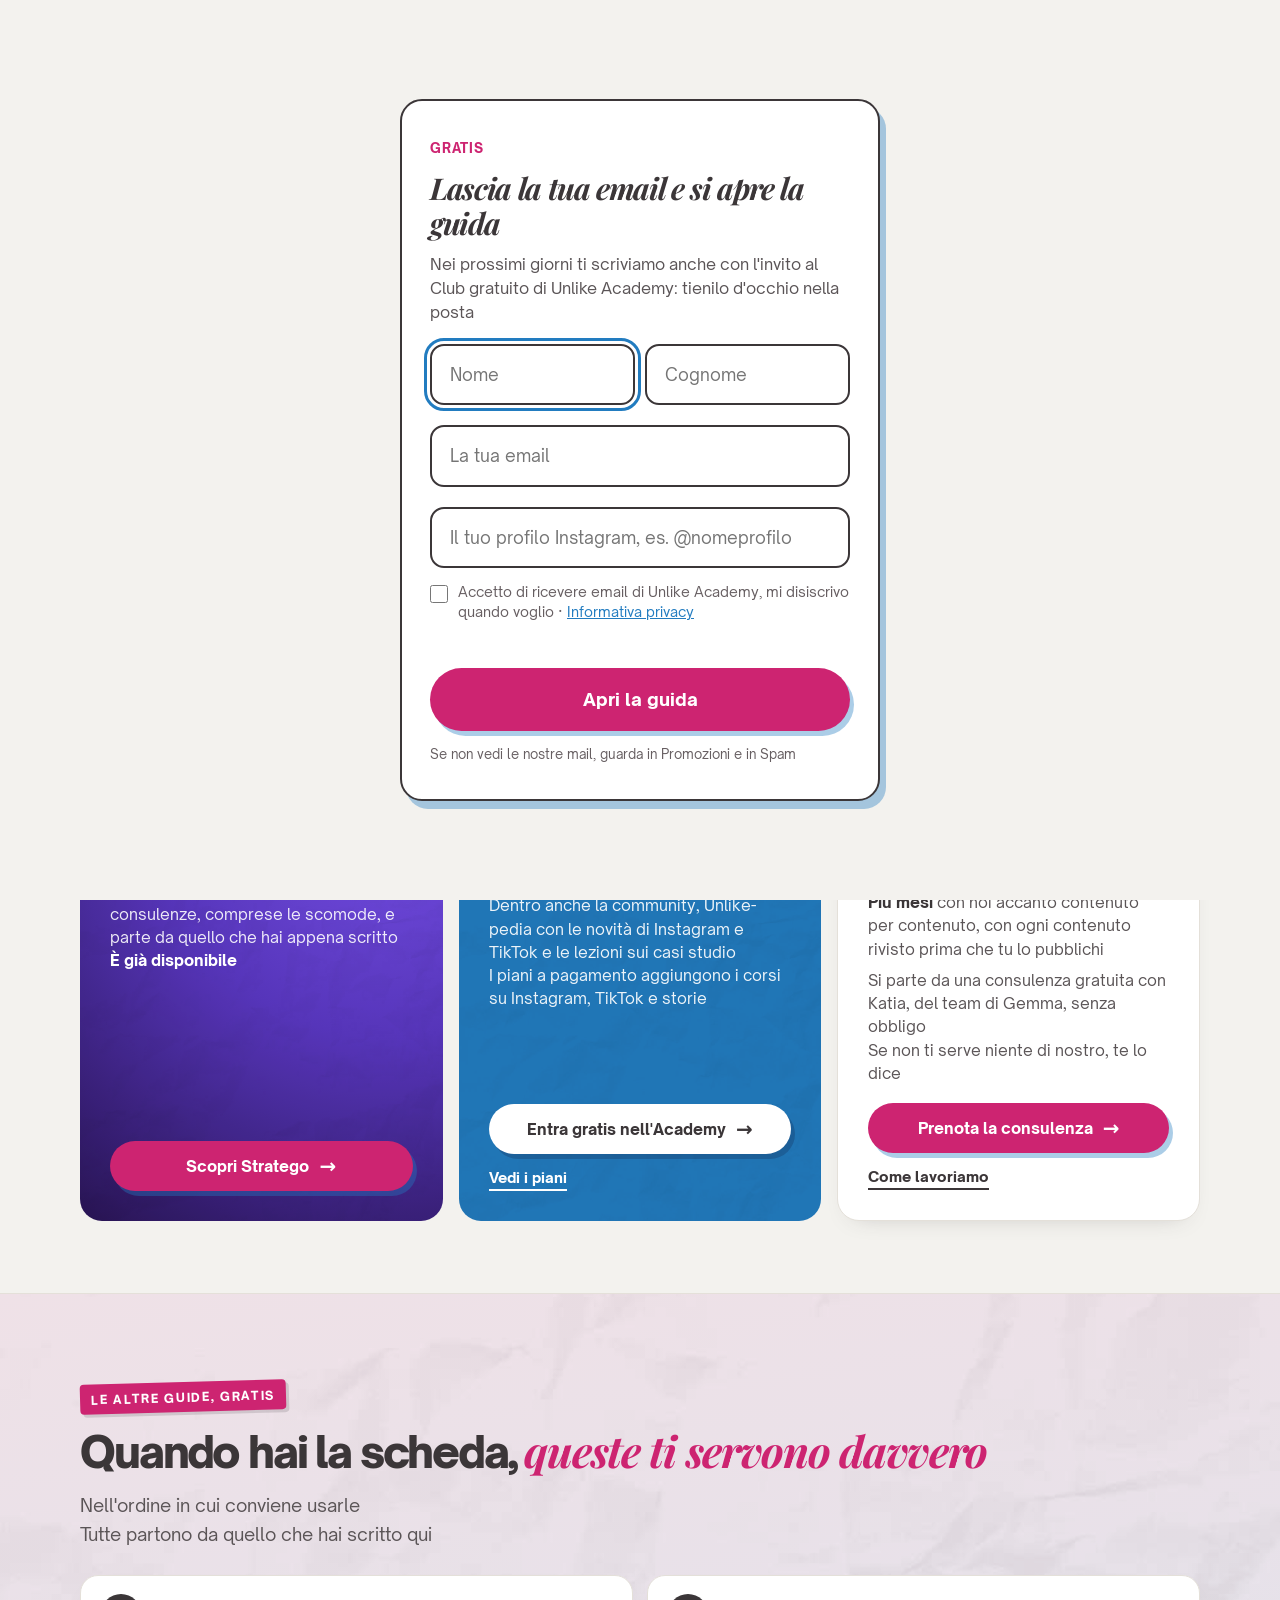
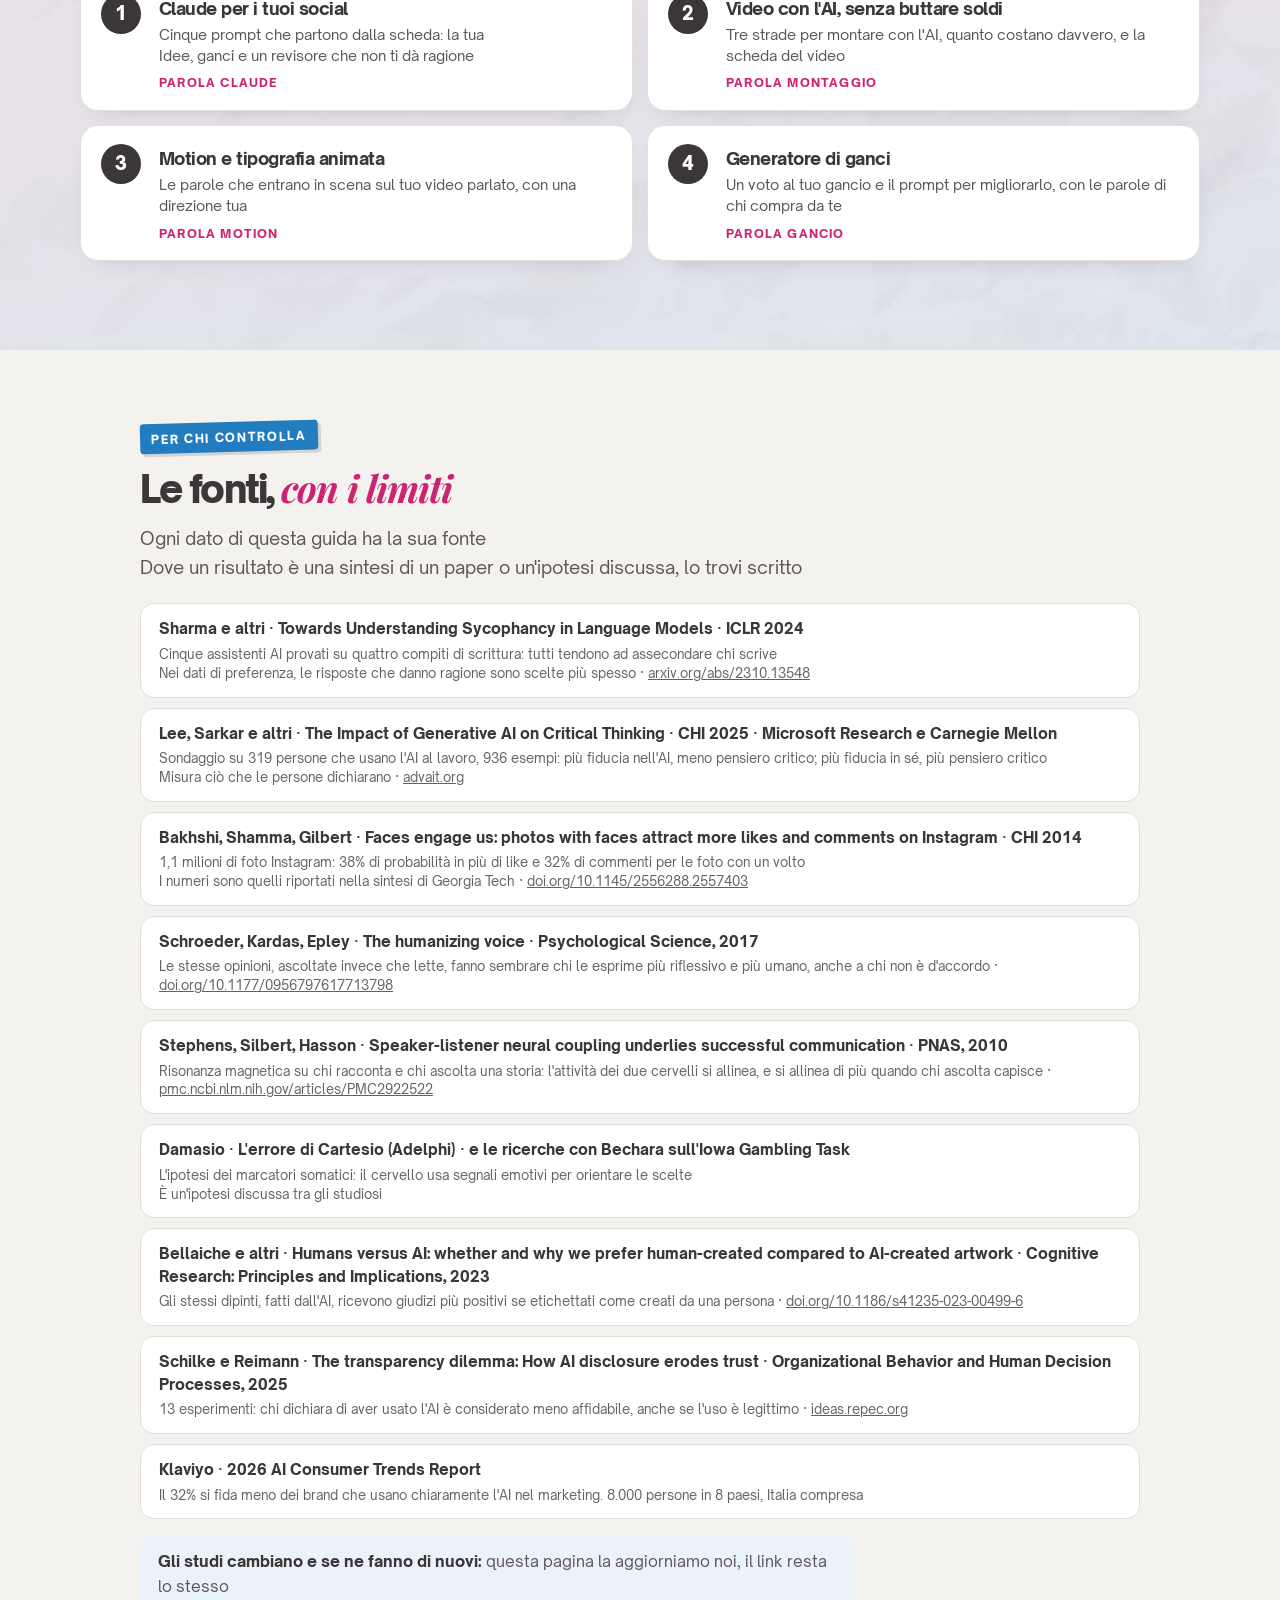
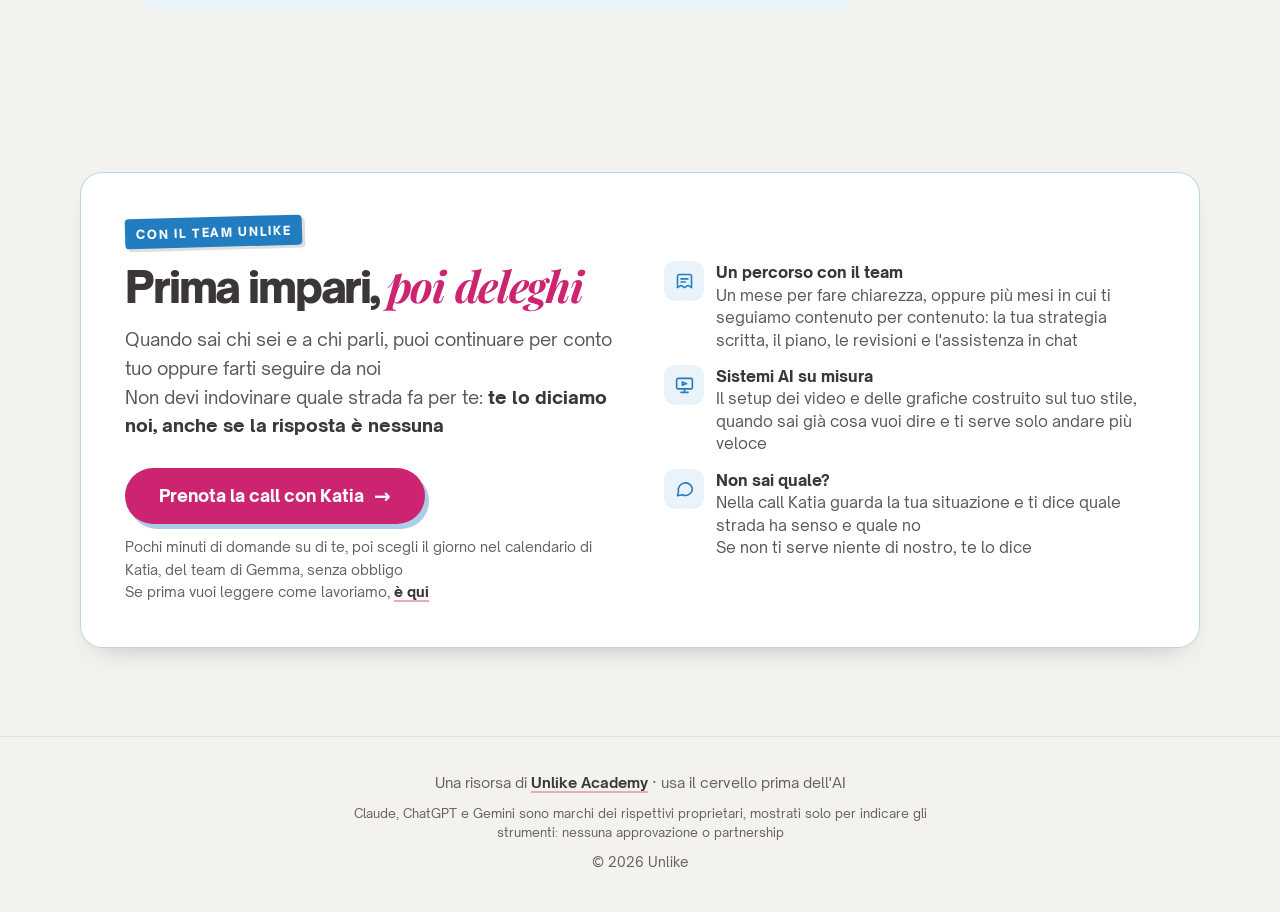
<file: dopo.html>
<!doctype html>
<html lang="it">
<head>
<meta charset="utf-8">
<meta name="viewport" content="width=device-width, initial-scale=1">
<title>Dopo la scheda · Unlike Academy</title>
<meta name="description" content="Con la scheda in mano puoi andare avanti per conto tuo, farti aiutare da uno strumento o da noi: Stratego, il Club, l'Academy o un percorso con il team">
<link rel="canonical" href="https://cervello.unlikeacademy.it/dopo.html">
<meta property="og:title" content="Adesso, cosa ti serve?">
<meta property="og:description" content="Stratego, il Club, un percorso con noi, e le altre guide gratuite nell'ordine in cui servono">
<meta property="og:type" content="website">
<meta property="og:url" content="https://cervello.unlikeacademy.it/dopo.html">
<meta property="og:image" content="https://cervello.unlikeacademy.it/assets/img/og-cervello.jpg">
<meta property="og:locale" content="it_IT">
<meta name="twitter:card" content="summary_large_image">
<link rel="icon" href="assets/logo/favicon.png">
<link rel="apple-touch-icon" href="assets/logo/apple-touch-icon.png">
<link rel="preload" href="assets/fonts/open-sauce-sans-900.woff2" as="font" type="font/woff2" crossorigin>
<link rel="stylesheet" href="assets/stile.css?v=2">
<link rel="stylesheet" href="assets/cervello.css?v=2">
<script src="https://academy.unlikeacademy.it/traccia.js?v=1" defer data-risorsa="cervello"></script>
</head>
<body class="leggi">
<a class="strip" data-live href="https://black.unlikeacademy.it/?utm_source=cervello&amp;utm_medium=striscia&amp;utm_campaign=bf26" target="_blank" rel="noopener"><b>Live gratuita</b> giovedì 26/11 alle 19:30 · ti mostriamo Stratego dal vivo · <u>Iscriviti</u></a><script data-striscia>(function(){if(Date.now()<Date.UTC(2026,10,26,18,30))return;var s=document.querySelector('a[data-live]');if(!s)return;s.href='#stratego';s.removeAttribute('target');s.innerHTML='<b>Novità</b> · Stratego è uscito · <u>Scoprilo</u>';})()</script>

<header class="wrap stretta hd">
  <a href="index.html"><img src="assets/logo/logo.webp" alt="Unlike Academy" width="768" height="158"></a>
  <div class="dx"><a class="acc" href="index.html"><b>&larr; La guida</b></a><a class="login" href="https://club.unlikeacademy.it/sign_in" target="_blank" rel="noopener">Login</a></div>
</header>

<main>
<section class="hero int">
  <div class="wrap stretta">
    <nav class="nav5" aria-label="Le cinque parti"><a href="ai.html"><b>1</b>L'AI</a><a href="persone.html"><b>2</b>Persone</a><a href="domande.html"><b>3</b>Domande</a><a href="scheda.html"><b>4</b>Scheda</a><a href="dopo.html" class="on" aria-current="page"><b>5</b>Dopo</a></nav>
    <span class="kicker">Parte 5 · dopo la scheda</span>
    <h1>Adesso, cosa <em>ti serve</em>?</h1>
    <p class="lead">Con la scheda in mano puoi andare avanti per conto tuo, farti aiutare da uno strumento o da noi<br>Non devi indovinare: scegli quello che ti somiglia di più oggi, e cambia quando cambia la situazione</p>
    <div class="meta"><span><i>Costa</i> niente per cominciare</span><span><i>Parte</i> 5 di 5</span></div>
    
  </div>
</section>
<section class="int-sec">
  <div class="wrap">
    <div class="porte">
      <div class="porta st" id="stratego">
        <span class="q">Hai la scheda e vuoi un piano</span>
        <img class="wm" src="assets/stratego/stratego-wordmark-bianco.png" alt="Stratego" width="800" height="179">
        <p>La piattaforma che ti aiuta a creare la tua strategia social e il tuo piano editoriale</p>
        <p>Le domande le fa lui, quelle delle nostre consulenze, comprese le scomode, e parte da quello che hai appena scritto<br><b>È già disponibile</b></p>
        <div class="spazio"></div>
        <a class="btn" href="https://stratego.social/?utm_source=cervello&amp;utm_medium=dopo&amp;utm_campaign=cervello" target="_blank" rel="noopener">Scopri Stratego <span class="ar">&rarr;</span></a>
      </div>
      <div class="porta cl">
        <span class="q">Vuoi imparare, insieme ad altre persone</span>
        <h2>L'Unlike Academy</h2>
        <p>Entri gratis e cominci dal corso gratuito From Zero to Visible, dal metodo fino al primo montaggio in CapCut</p>
        <p>Dentro anche la community, Unlike-pedia con le novità di Instagram e TikTok e le lezioni sui casi studio<br>I piani a pagamento aggiungono i corsi su Instagram, TikTok e storie</p>
        <div class="spazio"></div>
        <a class="btn" href="https://entra.unlikeacademy.it/?utm_source=cervello&amp;utm_medium=dopo&amp;utm_campaign=cervello" target="_blank" rel="noopener">Entra gratis nell'Academy <span class="ar">&rarr;</span></a>
        <a class="go" href="https://academy.unlikeacademy.it/?utm_source=cervello&amp;utm_medium=dopo&amp;utm_campaign=cervello" target="_blank" rel="noopener">Vedi i piani</a>
      </div>
      <div class="porta pe">
        <span class="q">Vuoi qualcuno accanto</span>
        <h2>Un percorso con noi</h2>
        <p><b>Un mese</b> per fare chiarezza con il team: consulenza e strategia scritta su di te</p>
        <p><b>Più mesi</b> con noi accanto contenuto per contenuto, con ogni contenuto rivisto prima che tu lo pubblichi</p>
        <p>Si parte da una consulenza gratuita con Katia, del team di Gemma, senza obbligo<br>Se non ti serve niente di nostro, te lo dice</p>
        <div class="spazio"></div>
        <a class="btn" href="https://mentoring.unlikeacademy.it/?utm_source=cervello&amp;utm_medium=dopo&amp;utm_campaign=cervello#prenota" target="_blank" rel="noopener">Prenota la consulenza <span class="ar">&rarr;</span></a>
        <a class="go" href="https://mentoring.unlikeacademy.it/?utm_source=cervello&amp;utm_medium=dopo-info&amp;utm_campaign=cervello" target="_blank" rel="noopener">Come lavoriamo</a>
      </div>
    </div>
  </div>
</section>

<section class="sec fascia">
  <div class="wrap">
    <span class="eyebrow rosa">Le altre guide, gratis</span>
    <h2 class="sh">Quando hai la scheda, <em>queste ti servono davvero</em></h2>
    <p class="lead">Nell'ordine in cui conviene usarle<br>Tutte partono da quello che hai scritto qui</p>
    <ol class="guide">
      <li><a href="https://aigratis.unlikeacademy.it/?utm_source=cervello&amp;utm_medium=dopo&amp;utm_campaign=cervello" target="_blank" rel="noopener"><span class="t"><b>Claude per i tuoi social</b><span>Cinque prompt che partono dalla scheda: la tua<br>Idee, ganci e un revisore che non ti dà ragione</span><small>parola CLAUDE</small></span></a></li>
      <li><a href="https://montaggio.unlikeacademy.it/?utm_source=cervello&amp;utm_medium=dopo&amp;utm_campaign=cervello" target="_blank" rel="noopener"><span class="t"><b>Video con l'AI, senza buttare soldi</b><span>Tre strade per montare con l'AI, quanto costano davvero, e la scheda del video</span><small>parola MONTAGGIO</small></span></a></li>
      <li><a href="https://motion.unlikeacademy.it/?utm_source=cervello&amp;utm_medium=dopo&amp;utm_campaign=cervello" target="_blank" rel="noopener"><span class="t"><b>Motion e tipografia animata</b><span>Le parole che entrano in scena sul tuo video parlato, con una direzione tua</span><small>parola MOTION</small></span></a></li>
      <li><a href="https://ganci.unlikeacademy.it/?utm_source=cervello&amp;utm_medium=dopo&amp;utm_campaign=cervello" target="_blank" rel="noopener"><span class="t"><b>Generatore di ganci</b><span>Un voto al tuo gancio e il prompt per migliorarlo, con le parole di chi compra da te</span><small>parola GANCIO</small></span></a></li>
    </ol>
  </div>
</section>

<section class="int-sec" id="fonti">
  <div class="wrap stretta">
    <span class="eyebrow">Per chi controlla</span>
    <h2>Le fonti, <em>con i limiti</em></h2>
    <p class="lead">Ogni dato di questa guida ha la sua fonte<br>Dove un risultato è una sintesi di un paper o un'ipotesi discussa, lo trovi scritto</p>
    <ul class="fonti">
      <li><b>Sharma e altri · Towards Understanding Sycophancy in Language Models · ICLR 2024</b><small>Cinque assistenti AI provati su quattro compiti di scrittura: tutti tendono ad assecondare chi scrive<br>Nei dati di preferenza, le risposte che danno ragione sono scelte più spesso · <a href="https://arxiv.org/abs/2310.13548" target="_blank" rel="noopener">arxiv.org/abs/2310.13548</a></small></li>
      <li><b>Lee, Sarkar e altri · The Impact of Generative AI on Critical Thinking · CHI 2025 · Microsoft Research e Carnegie Mellon</b><small>Sondaggio su 319 persone che usano l'AI al lavoro, 936 esempi: più fiducia nell'AI, meno pensiero critico; più fiducia in sé, più pensiero critico<br>Misura ciò che le persone dichiarano · <a href="https://advait.org/files/lee_2025_ai_critical_thinking_survey.pdf" target="_blank" rel="noopener">advait.org</a></small></li>
      <li><b>Bakhshi, Shamma, Gilbert · Faces engage us: photos with faces attract more likes and comments on Instagram · CHI 2014</b><small>1,1 milioni di foto Instagram: 38% di probabilità in più di like e 32% di commenti per le foto con un volto<br>I numeri sono quelli riportati nella sintesi di Georgia Tech · <a href="https://doi.org/10.1145/2556288.2557403" target="_blank" rel="noopener">doi.org/10.1145/2556288.2557403</a></small></li>
      <li><b>Schroeder, Kardas, Epley · The humanizing voice · Psychological Science, 2017</b><small>Le stesse opinioni, ascoltate invece che lette, fanno sembrare chi le esprime più riflessivo e più umano, anche a chi non è d'accordo · <a href="https://doi.org/10.1177/0956797617713798" target="_blank" rel="noopener">doi.org/10.1177/0956797617713798</a></small></li>
      <li><b>Stephens, Silbert, Hasson · Speaker-listener neural coupling underlies successful communication · PNAS, 2010</b><small>Risonanza magnetica su chi racconta e chi ascolta una storia: l'attività dei due cervelli si allinea, e si allinea di più quando chi ascolta capisce · <a href="https://pmc.ncbi.nlm.nih.gov/articles/PMC2922522/" target="_blank" rel="noopener">pmc.ncbi.nlm.nih.gov/articles/PMC2922522</a></small></li>
      <li><b>Damasio · L'errore di Cartesio (Adelphi) · e le ricerche con Bechara sull'Iowa Gambling Task</b><small>L'ipotesi dei marcatori somatici: il cervello usa segnali emotivi per orientare le scelte<br>È un'ipotesi discussa tra gli studiosi</small></li>
      <li><b>Bellaiche e altri · Humans versus AI: whether and why we prefer human-created compared to AI-created artwork · Cognitive Research: Principles and Implications, 2023</b><small>Gli stessi dipinti, fatti dall'AI, ricevono giudizi più positivi se etichettati come creati da una persona · <a href="https://doi.org/10.1186/s41235-023-00499-6" target="_blank" rel="noopener">doi.org/10.1186/s41235-023-00499-6</a></small></li>
      <li><b>Schilke e Reimann · The transparency dilemma: How AI disclosure erodes trust · Organizational Behavior and Human Decision Processes, 2025</b><small>13 esperimenti: chi dichiara di aver usato l'AI è considerato meno affidabile, anche se l'uso è legittimo · <a href="https://ideas.repec.org/a/eee/jobhdp/v188y2025ics0749597825000172.html" target="_blank" rel="noopener">ideas.repec.org</a></small></li>
      <li><b>Klaviyo · 2026 AI Consumer Trends Report</b><small>Il 32% si fida meno dei brand che usano chiaramente l'AI nel marketing. 8.000 persone in 8 paesi, Italia compresa</small></li>
    </ul>
    <div class="note azz"><b>Gli studi cambiano e se ne fanno di nuovi:</b> questa pagina la aggiorniamo noi, il link resta lo stesso</div>
  </div>
</section>
<section class="sec team">
  <div class="wrap">
    <div class="box">
      <div>
        <span class="eyebrow">Con il team Unlike</span>
        <h2 class="sh">Prima impari, <em>poi deleghi</em></h2>
        <p class="lead">Quando sai chi sei e a chi parli, puoi continuare per conto tuo oppure farti seguire da noi<br>Non devi indovinare quale strada fa per te: <b>te lo diciamo noi, anche se la risposta è nessuna</b></p>
        <div class="btns"><a class="btn" href="https://mentoring.unlikeacademy.it/?utm_source=cervello&amp;utm_medium=dopo-prenota&amp;utm_campaign=cervello#prenota" target="_blank" rel="noopener">Prenota la call con Katia <span class="ar">&rarr;</span></a></div>
        <p class="micro">Pochi minuti di domande su di te, poi scegli il giorno nel calendario di Katia, del team di Gemma, senza obbligo<br>Se prima vuoi leggere come lavoriamo, <a href="https://mentoring.unlikeacademy.it/?utm_source=cervello&amp;utm_medium=dopo&amp;utm_campaign=cervello" target="_blank" rel="noopener">è qui</a></p>
      </div>
      <ul>
        <li><span class="ic"><svg viewBox="0 0 24 24"><path d="M4 19V6a2 2 0 0 1 2-2h12a2 2 0 0 1 2 2v13l-4-2.5L12 19l-4-2.5z"/><path d="M8 9h8M8 12.5h5"/></svg></span><span><b>Un percorso con il team</b>Un mese per fare chiarezza, oppure più mesi in cui ti seguiamo contenuto per contenuto: la tua strategia scritta, il piano, le revisioni e l'assistenza in chat</span></li>
        <li><span class="ic"><svg viewBox="0 0 24 24"><rect x="3" y="5" width="18" height="12" rx="2"/><path d="M8 21h8M12 17v4M9.5 9.2l5 1.8-5 1.8z"/></svg></span><span><b>Sistemi AI su misura</b>Il setup dei video e delle grafiche costruito sul tuo stile, quando sai già cosa vuoi dire e ti serve solo andare più veloce</span></li>
        <li><span class="ic"><svg viewBox="0 0 24 24"><path d="M21 12a8 8 0 0 1-11.6 7.1L4 20.2l1.1-4.7A8 8 0 1 1 21 12z"/></svg></span><span><b>Non sai quale?</b>Nella call Katia guarda la tua situazione e ti dice quale strada ha senso e quale no<br>Se non ti serve niente di nostro, te lo dice</span></li>
      </ul>
    </div>
  </div>
</section>
</main>

<footer><div class="wrap">
  <p>Una risorsa di <a href="https://entra.unlikeacademy.it/?utm_source=cervello&amp;utm_medium=footer&amp;utm_campaign=cervello">Unlike Academy</a> · usa il cervello prima dell'AI</p>
  <p class="marchi">Claude, ChatGPT e Gemini sono marchi dei rispettivi proprietari, mostrati solo per indicare gli strumenti: nessuna approvazione o partnership</p><p>© 2026 Unlike</p>
</div></footer>

<script src="assets/accesso.js?v=4"></script>
<script src="assets/pagina.js?v=2"></script>
</body>
</html>
</file>
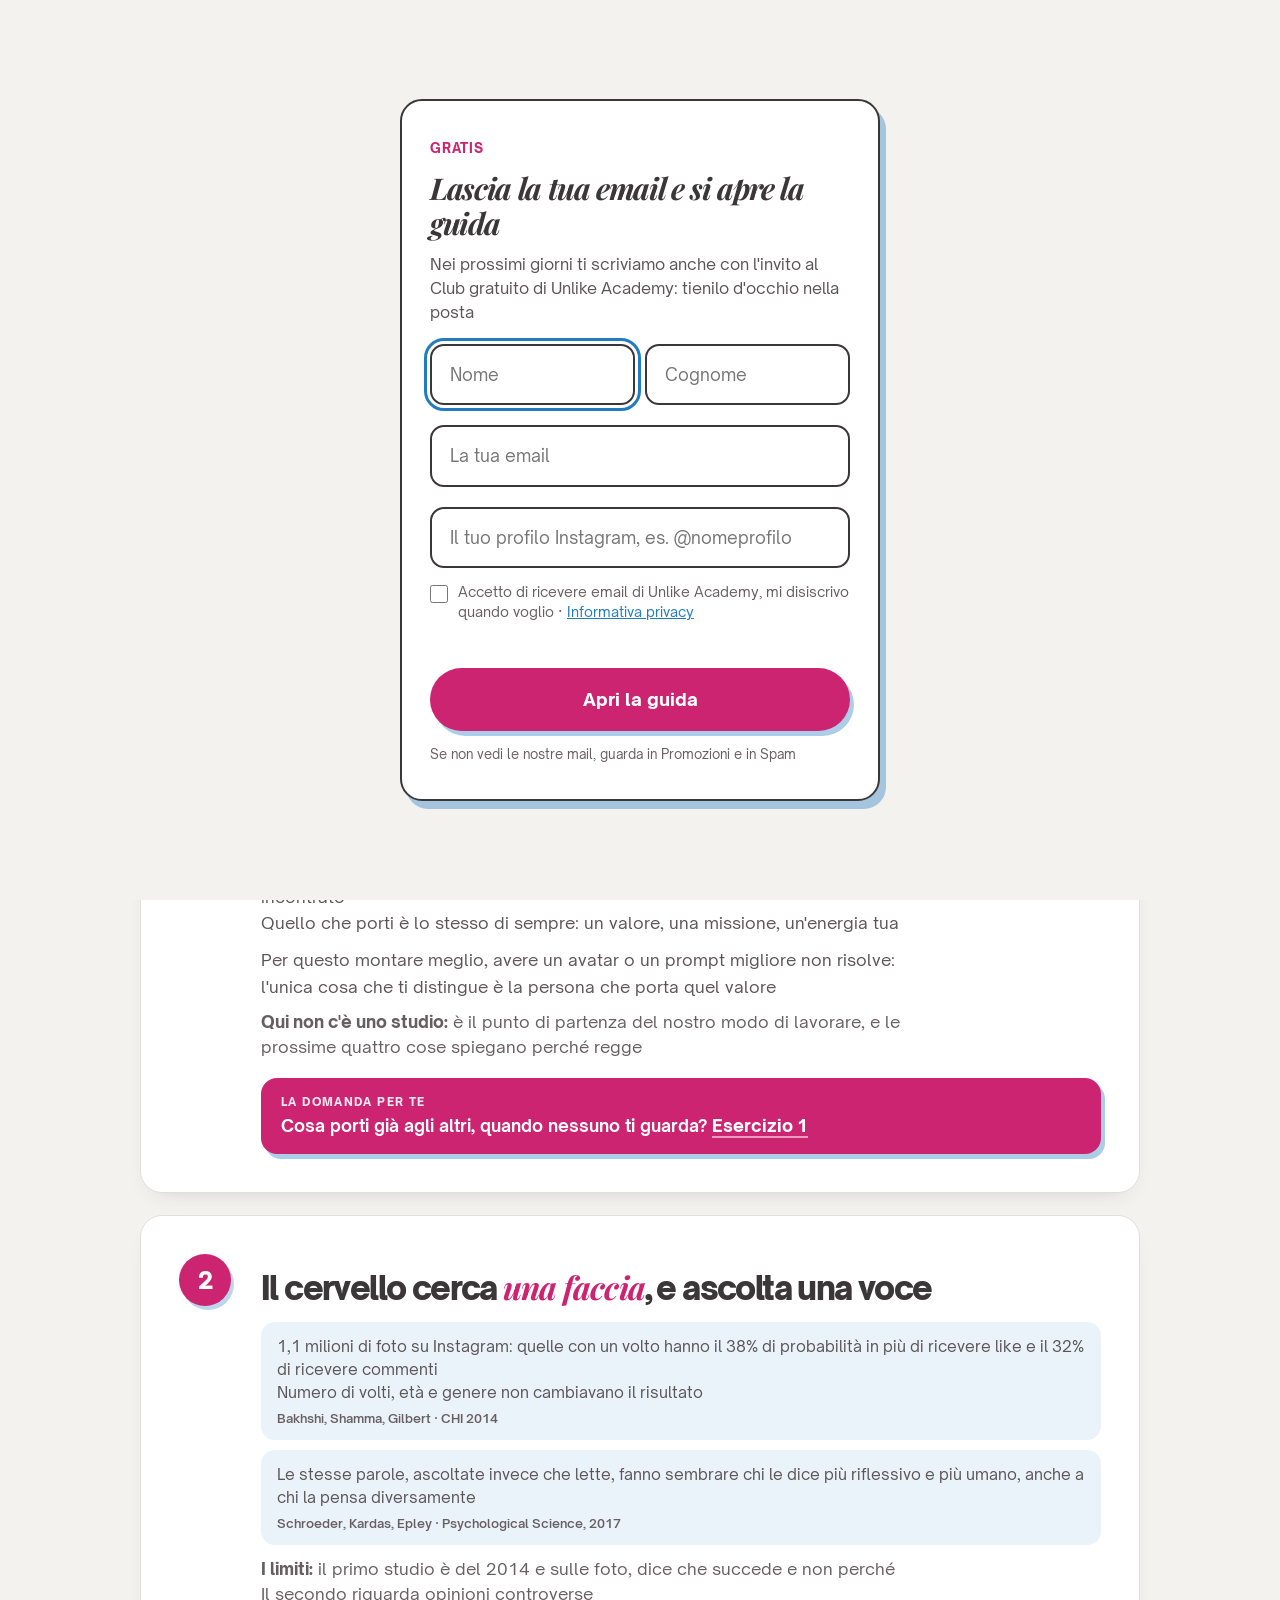
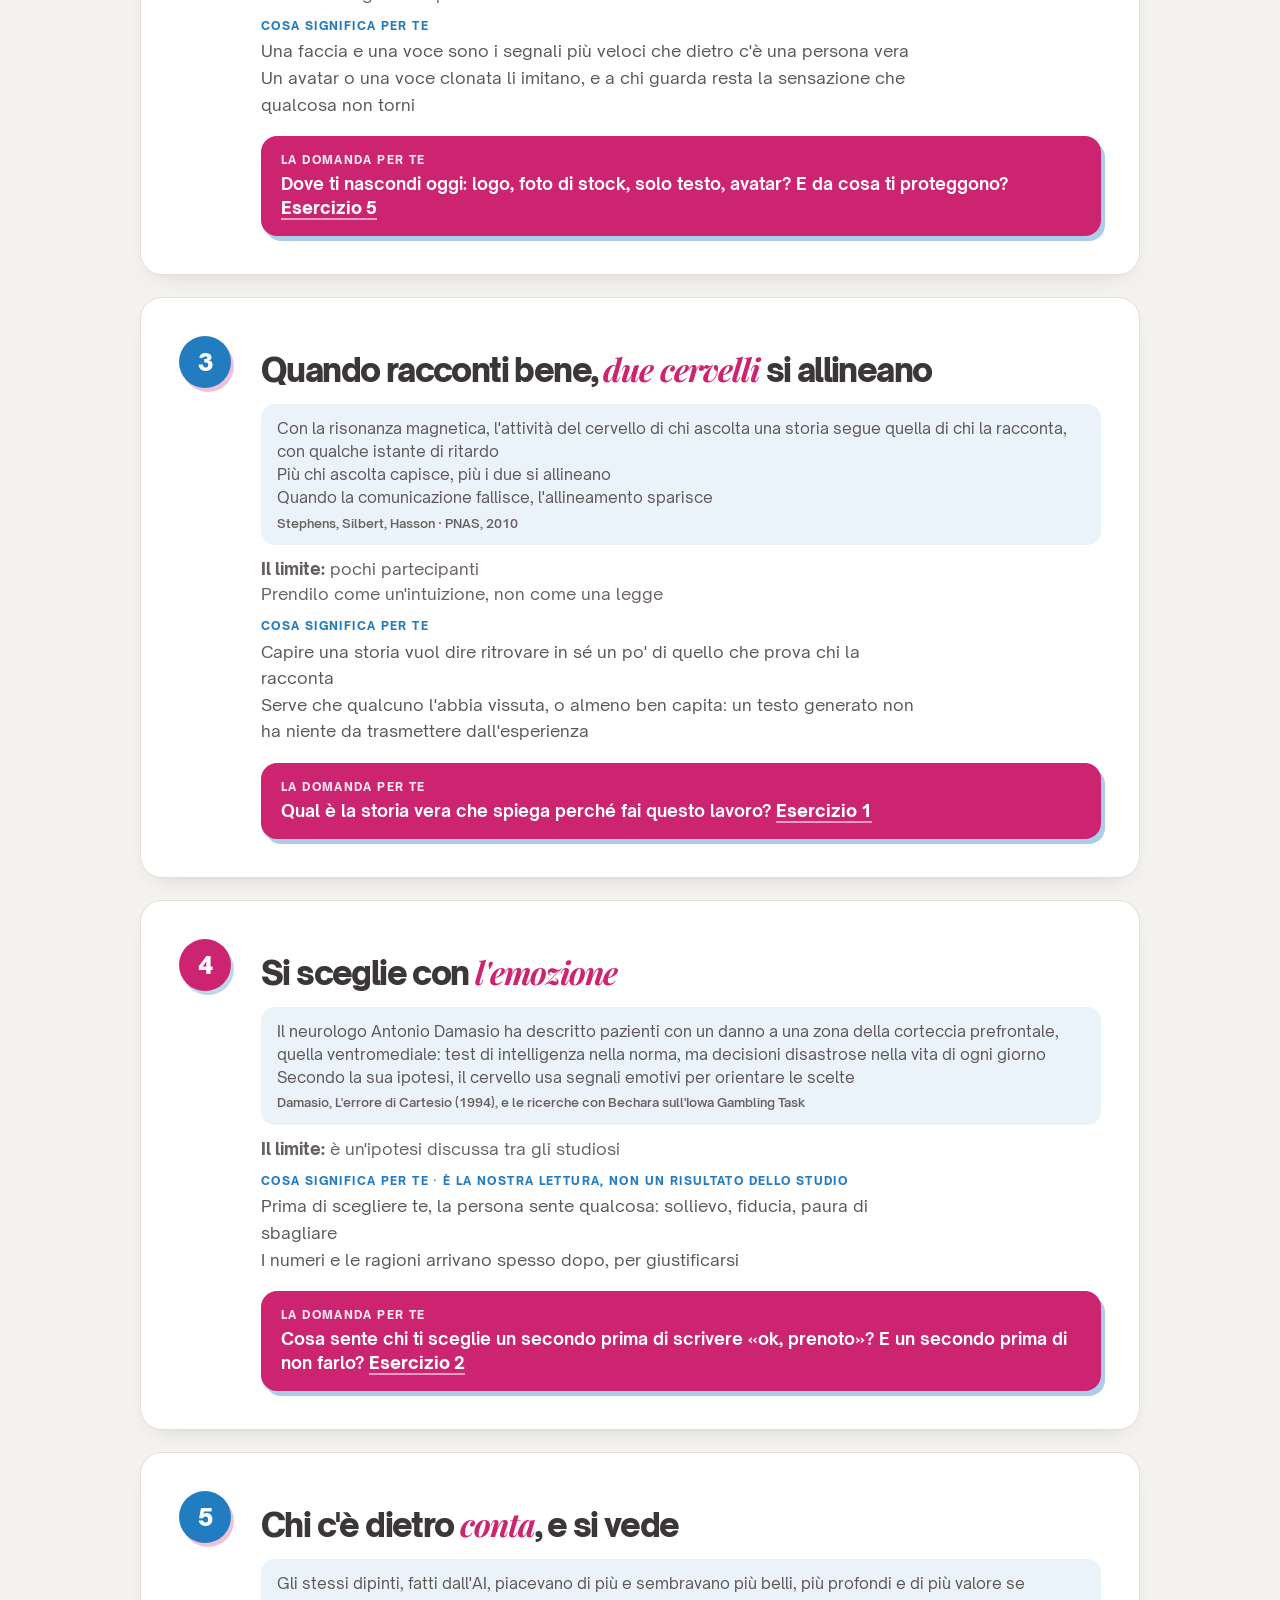
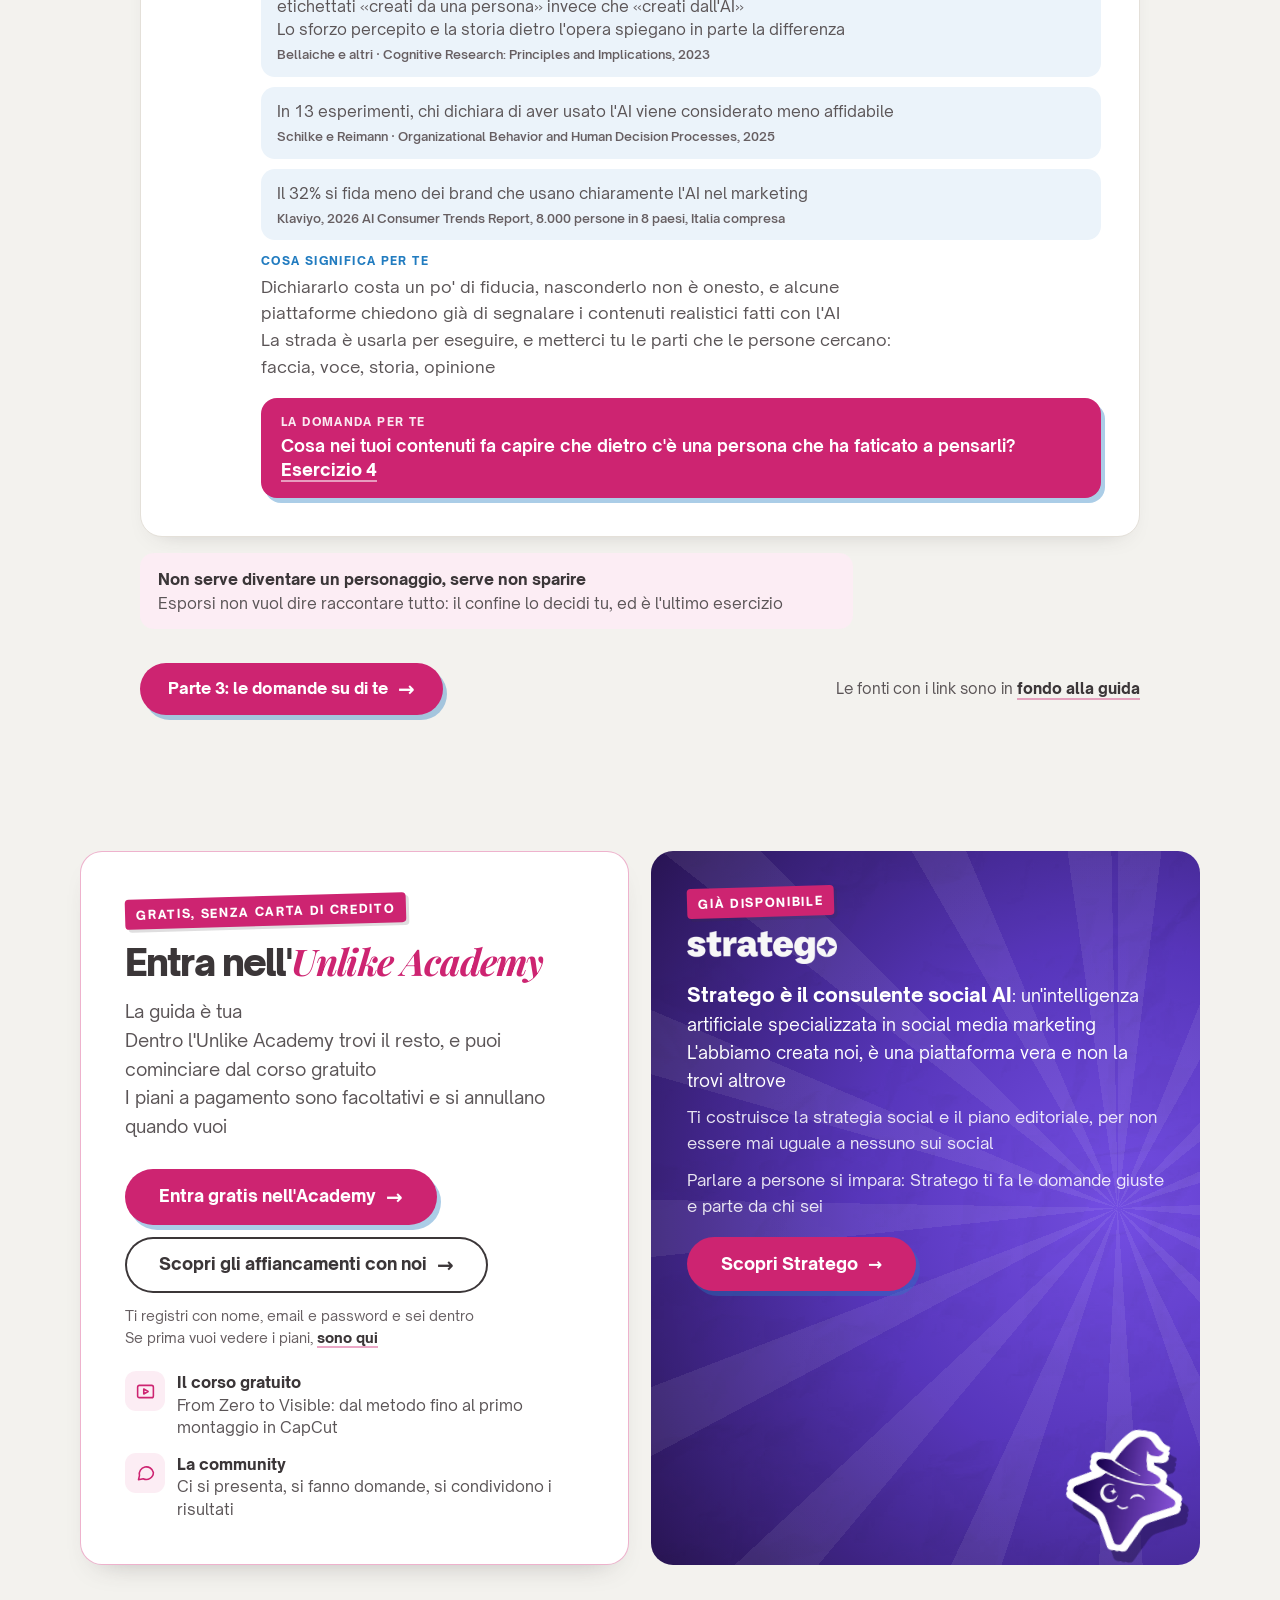
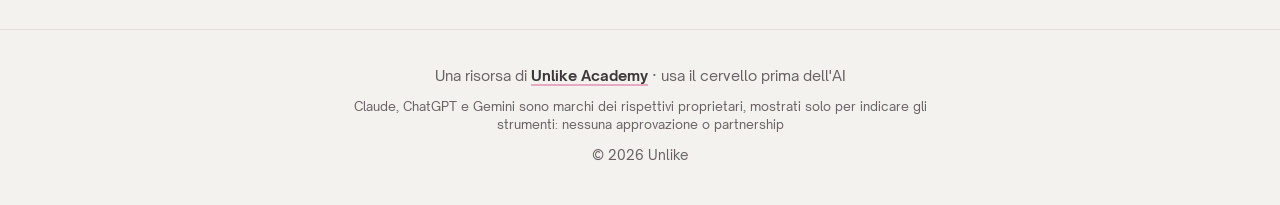
<file: persone.html>
<!doctype html>
<html lang="it">
<head>
<meta charset="utf-8">
<meta name="viewport" content="width=device-width, initial-scale=1">
<title>Parli a persone · Unlike Academy</title>
<meta name="description" content="Cinque cose che il cervello di chi ti guarda fa, con gli studi che le hanno osservate: faccia, voce, storia, emozione, chi c'è dietro. E una domanda per ognuna">
<link rel="canonical" href="https://cervello.unlikeacademy.it/persone.html">
<meta property="og:title" content="Dall'altra parte c'è un cervello">
<meta property="og:description" content="Cinque cose che il cervello di chi ti guarda fa, con gli studi veri">
<meta property="og:type" content="website">
<meta property="og:url" content="https://cervello.unlikeacademy.it/persone.html">
<meta property="og:image" content="https://cervello.unlikeacademy.it/assets/img/og-cervello.jpg">
<meta property="og:locale" content="it_IT">
<meta name="twitter:card" content="summary_large_image">
<link rel="icon" href="assets/logo/favicon.png">
<link rel="apple-touch-icon" href="assets/logo/apple-touch-icon.png">
<link rel="preload" href="assets/fonts/open-sauce-sans-900.woff2" as="font" type="font/woff2" crossorigin>
<link rel="stylesheet" href="assets/stile.css?v=2">
<link rel="stylesheet" href="assets/cervello.css?v=2">
<script src="https://academy.unlikeacademy.it/traccia.js?v=1" defer data-risorsa="cervello"></script>
</head>
<body class="leggi">
<a class="vai-es" href="domande.html">Vai agli esercizi <span>&rarr;</span></a>
<a class="strip" data-live href="https://black.unlikeacademy.it/?utm_source=cervello&amp;utm_medium=striscia&amp;utm_campaign=bf26" target="_blank" rel="noopener"><b>Live gratuita</b> giovedì 26/11 alle 19:30 · ti mostriamo Stratego dal vivo · <u>Iscriviti</u></a><script data-striscia>(function(){if(Date.now()<Date.UTC(2026,10,26,18,30))return;var s=document.querySelector('a[data-live]');if(!s)return;s.href='#stratego';s.removeAttribute('target');s.innerHTML='<b>Novità</b> · Stratego è uscito · <u>Scoprilo</u>';})()</script>

<header class="wrap stretta hd">
  <a href="index.html"><img src="assets/logo/logo.webp" alt="Unlike Academy" width="768" height="158"></a>
  <div class="dx"><a class="acc" href="index.html"><b>&larr; La guida</b></a><a class="login" href="https://club.unlikeacademy.it/sign_in" target="_blank" rel="noopener">Login</a></div>
</header>

<main>
<section class="hero int">
  <div class="wrap stretta">
    <nav class="nav5" aria-label="Le cinque parti"><a href="ai.html"><b>1</b>L'AI</a><a href="persone.html" class="on" aria-current="page"><b>2</b>Persone</a><a href="domande.html"><b>3</b>Domande</a><a href="scheda.html"><b>4</b>Scheda</a><a href="dopo.html"><b>5</b>Dopo</a></nav>
    <span class="kicker">Parte 2 · parli a persone</span>
    <h1>Dall'altra parte <em>c'è un cervello</em></h1>
    <p class="lead">Quando pubblichi non parli a un algoritmo: parli a persone, con un cervello fatto in un certo modo<br>Ecco cinque cose che fa, con gli studi che le hanno osservate<br>Per ognuna una domanda, che ti serve negli esercizi</p>
    <div class="meta"><span><i>Lettura</i> 10 minuti</span><span><i>Studi</i> 7, con fonte</span><span><i>Parte</i> 2 di 5</span></div>
    
  </div>
</section>
<section class="int-sec">
  <div class="wrap stretta">
<article class="studio" id="s1">
  <div class="num">1</div>
  <div class="corpo">
    <h2>Il social è la tua vita <em>allungata</em></h2>
    <p>Quando una persona entra nel tuo studio, nel tuo negozio, in una tua call, non compra solo una cosa: incontra te</p>
    <p>I social fanno la stessa cosa, in grande, con persone che non hai ancora incontrato<br>Quello che porti è lo stesso di sempre: un valore, una missione, un'energia tua</p>
    <p>Per questo montare meglio, avere un avatar o un prompt migliore non risolve: l'unica cosa che ti distingue è la persona che porta quel valore</p>
    <p class="lim"><b>Qui non c'è uno studio:</b> è il punto di partenza del nostro modo di lavorare, e le prossime quattro cose spiegano perché regge</p>
    <div class="dom"><span>La domanda per te</span>Cosa porti già agli altri, quando nessuno ti guarda? <a href="domande.html#e1">Esercizio 1</a></div>
  </div>
</article>
<article class="studio" id="s2">
  <div class="num">2</div>
  <div class="corpo">
    <h2>Il cervello cerca <em>una faccia</em>, e ascolta una voce</h2>
    <ul class="dati-s">
      <li>1,1 milioni di foto su Instagram: quelle con un volto hanno il 38% di probabilità in più di ricevere like e il 32% di ricevere commenti<br>Numero di volti, età e genere non cambiavano il risultato<small>Bakhshi, Shamma, Gilbert · CHI 2014</small></li>
      <li>Le stesse parole, ascoltate invece che lette, fanno sembrare chi le dice più riflessivo e più umano, anche a chi la pensa diversamente<small>Schroeder, Kardas, Epley · Psychological Science, 2017</small></li>
    </ul>
    <p class="lim"><b>I limiti:</b> il primo studio è del 2014 e sulle foto, dice che succede e non perché<br>Il secondo riguarda opinioni controverse</p>
    <p class="leggo"><span class="et">Cosa significa per te</span>Una faccia e una voce sono i segnali più veloci che dietro c'è una persona vera<br>Un avatar o una voce clonata li imitano, e a chi guarda resta la sensazione che qualcosa non torni</p>
    <div class="dom"><span>La domanda per te</span>Dove ti nascondi oggi: logo, foto di stock, solo testo, avatar? E da cosa ti proteggono? <a href="domande.html#e5">Esercizio 5</a></div>
  </div>
</article>
<article class="studio" id="s3">
  <div class="num">3</div>
  <div class="corpo">
    <h2>Quando racconti bene, <em>due cervelli</em> si allineano</h2>
    <ul class="dati-s">
      <li>Con la risonanza magnetica, l'attività del cervello di chi ascolta una storia segue quella di chi la racconta, con qualche istante di ritardo<br>Più chi ascolta capisce, più i due si allineano<br>Quando la comunicazione fallisce, l'allineamento sparisce<small>Stephens, Silbert, Hasson · PNAS, 2010</small></li>
    </ul>
    <p class="lim"><b>Il limite:</b> pochi partecipanti<br>Prendilo come un'intuizione, non come una legge</p>
    <p class="leggo"><span class="et">Cosa significa per te</span>Capire una storia vuol dire ritrovare in sé un po' di quello che prova chi la racconta<br>Serve che qualcuno l'abbia vissuta, o almeno ben capita: un testo generato non ha niente da trasmettere dall'esperienza</p>
    <div class="dom"><span>La domanda per te</span>Qual è la storia vera che spiega perché fai questo lavoro? <a href="domande.html#e1">Esercizio 1</a></div>
  </div>
</article>
<article class="studio" id="s4">
  <div class="num">4</div>
  <div class="corpo">
    <h2>Si sceglie con <em>l'emozione</em></h2>
    <ul class="dati-s">
      <li>Il neurologo Antonio Damasio ha descritto pazienti con un danno a una zona della corteccia prefrontale, quella ventromediale: test di intelligenza nella norma, ma decisioni disastrose nella vita di ogni giorno<br>Secondo la sua ipotesi, il cervello usa segnali emotivi per orientare le scelte<small>Damasio, L'errore di Cartesio (1994), e le ricerche con Bechara sull'Iowa Gambling Task</small></li>
    </ul>
    <p class="lim"><b>Il limite:</b> è un'ipotesi discussa tra gli studiosi</p>
    <p class="leggo"><span class="et">Cosa significa per te · è la nostra lettura, non un risultato dello studio</span>Prima di scegliere te, la persona sente qualcosa: sollievo, fiducia, paura di sbagliare<br>I numeri e le ragioni arrivano spesso dopo, per giustificarsi</p>
    <div class="dom"><span>La domanda per te</span>Cosa sente chi ti sceglie un secondo prima di scrivere «ok, prenoto»? E un secondo prima di non farlo? <a href="domande.html#e2">Esercizio 2</a></div>
  </div>
</article>
<article class="studio" id="s5">
  <div class="num">5</div>
  <div class="corpo">
    <h2>Chi c'è dietro <em>conta</em>, e si vede</h2>
    <ul class="dati-s">
      <li>Gli stessi dipinti, fatti dall'AI, piacevano di più e sembravano più belli, più profondi e di più valore se etichettati «creati da una persona» invece che «creati dall'AI»<br>Lo sforzo percepito e la storia dietro l'opera spiegano in parte la differenza<small>Bellaiche e altri · Cognitive Research: Principles and Implications, 2023</small></li>
      <li>In 13 esperimenti, chi dichiara di aver usato l'AI viene considerato meno affidabile<small>Schilke e Reimann · Organizational Behavior and Human Decision Processes, 2025</small></li>
      <li>Il 32% si fida meno dei brand che usano chiaramente l'AI nel marketing<small>Klaviyo, 2026 AI Consumer Trends Report, 8.000 persone in 8 paesi, Italia compresa</small></li>
    </ul>
    <p class="leggo"><span class="et">Cosa significa per te</span>Dichiararlo costa un po' di fiducia, nasconderlo non è onesto, e alcune piattaforme chiedono già di segnalare i contenuti realistici fatti con l'AI<br>La strada è usarla per eseguire, e metterci tu le parti che le persone cercano: faccia, voce, storia, opinione</p>
    <div class="dom"><span>La domanda per te</span>Cosa nei tuoi contenuti fa capire che dietro c'è una persona che ha faticato a pensarli? <a href="domande.html#e4">Esercizio 4</a></div>
  </div>
</article>
    <div class="note"><b>Non serve diventare un personaggio, serve non sparire</b><br>Esporsi non vuol dire raccontare tutto: il confine lo decidi tu, ed è l'ultimo esercizio</div>
    <div class="prossima"><a class="btn" href="domande.html">Parte 3: le domande su di te <span class="ar">&rarr;</span></a><p class="lnk">Le fonti con i link sono in <a href="dopo.html#fonti">fondo alla guida</a></p></div>
  </div>
</section>

<section id="stratego" class="sec duo-sec">
  <div class="wrap">
    <div class="duo">
      <div class="team academy">
        <div class="box">
          <div>
            <span class="eyebrow rosa">Gratis, senza carta di credito</span>
            <h2 class="sh">Entra nell'<em>Unlike Academy</em></h2>
            <p class="lead">La guida è tua<br>Dentro l'Unlike Academy trovi il resto, e puoi cominciare dal corso gratuito<br>I piani a pagamento sono facoltativi e si annullano quando vuoi</p>
            <div class="btns"><a class="btn" href="https://entra.unlikeacademy.it/?utm_source=cervello&amp;utm_medium=persone-academy&amp;utm_campaign=cervello" target="_blank" rel="noopener">Entra gratis nell'Academy <span class="ar">&rarr;</span></a><a class="btn btn-linea" href="https://mentoring.unlikeacademy.it/?utm_source=cervello&amp;utm_medium=persone-affiancamenti&amp;utm_campaign=cervello" target="_blank" rel="noopener">Scopri gli affiancamenti con noi <span class="ar">&rarr;</span></a></div>
            <p class="micro">Ti registri con nome, email e password e sei dentro<br>Se prima vuoi vedere i piani, <a href="https://academy.unlikeacademy.it/?utm_source=cervello&amp;utm_medium=persone-academy&amp;utm_campaign=cervello" target="_blank" rel="noopener">sono qui</a></p>
          </div>
          <ul>
            <li><span class="ic"><svg viewBox="0 0 24 24"><rect x="3" y="5" width="18" height="14" rx="2"/><path d="M10 9.2l5 2.8-5 2.8z"/></svg></span><span><b>Il corso gratuito</b>From Zero to Visible: dal metodo fino al primo montaggio in CapCut</span></li>
            <li><span class="ic"><svg viewBox="0 0 24 24"><path d="M21 12a8 8 0 0 1-11.6 7.1L4 20.2l1.1-4.7A8 8 0 1 1 21 12z"/></svg></span><span><b>La community</b>Ci si presenta, si fanno domande, si condividono i risultati</span></li>
          </ul>
        </div>
      </div>
      <div class="stbanner">
        <div>
          <span class="eyebrow">Già disponibile</span>
          <img class="wm" src="assets/stratego/stratego-wordmark-bianco.png" alt="Stratego" width="800" height="179">
          <p class="def"><b>Stratego è il consulente social AI</b>: un'intelligenza artificiale specializzata in social media marketing<br>L'abbiamo creata noi, è una piattaforma vera e non la trovi altrove</p>
          <p>Ti costruisce la strategia social e il piano editoriale, per non essere mai uguale a nessuno sui social</p>
          <p>Parlare a persone si impara: Stratego ti fa le domande giuste e parte da chi sei</p>
          <a class="btn" href="https://stratego.social/?utm_source=cervello&amp;utm_medium=persone&amp;utm_campaign=cervello" target="_blank" rel="noopener">Scopri Stratego <span>&rarr;</span></a>
        </div>
        <img class="mago" src="assets/stratego/mascotte.png" alt="" width="390" height="420" loading="lazy">
      </div>
    </div>
  </div>
</section>
</main>

<footer><div class="wrap">
  <p>Una risorsa di <a href="https://entra.unlikeacademy.it/?utm_source=cervello&amp;utm_medium=footer&amp;utm_campaign=cervello">Unlike Academy</a> · usa il cervello prima dell'AI</p>
  <p class="marchi">Claude, ChatGPT e Gemini sono marchi dei rispettivi proprietari, mostrati solo per indicare gli strumenti: nessuna approvazione o partnership</p><p>© 2026 Unlike</p>
</div></footer>

<script src="assets/accesso.js?v=4"></script>
<script src="assets/pagina.js?v=2"></script>
</body>
</html>
</file>
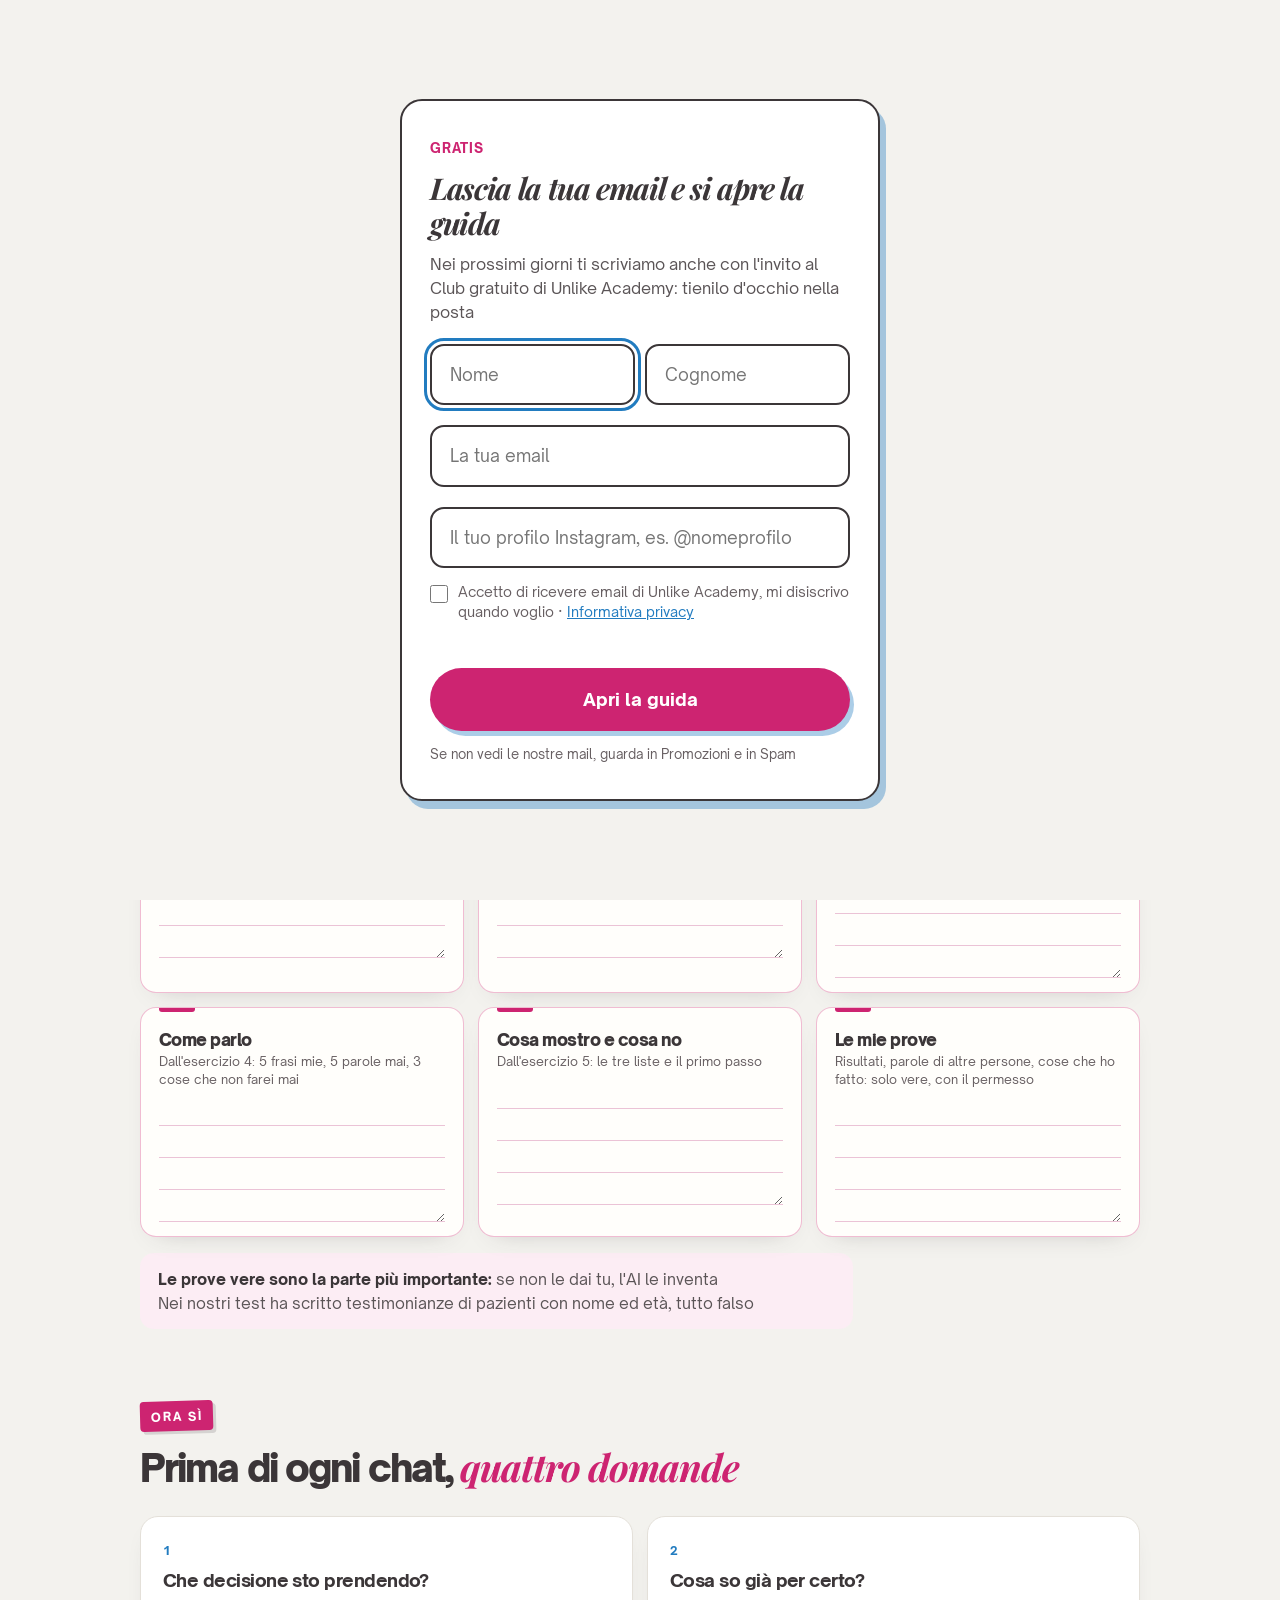
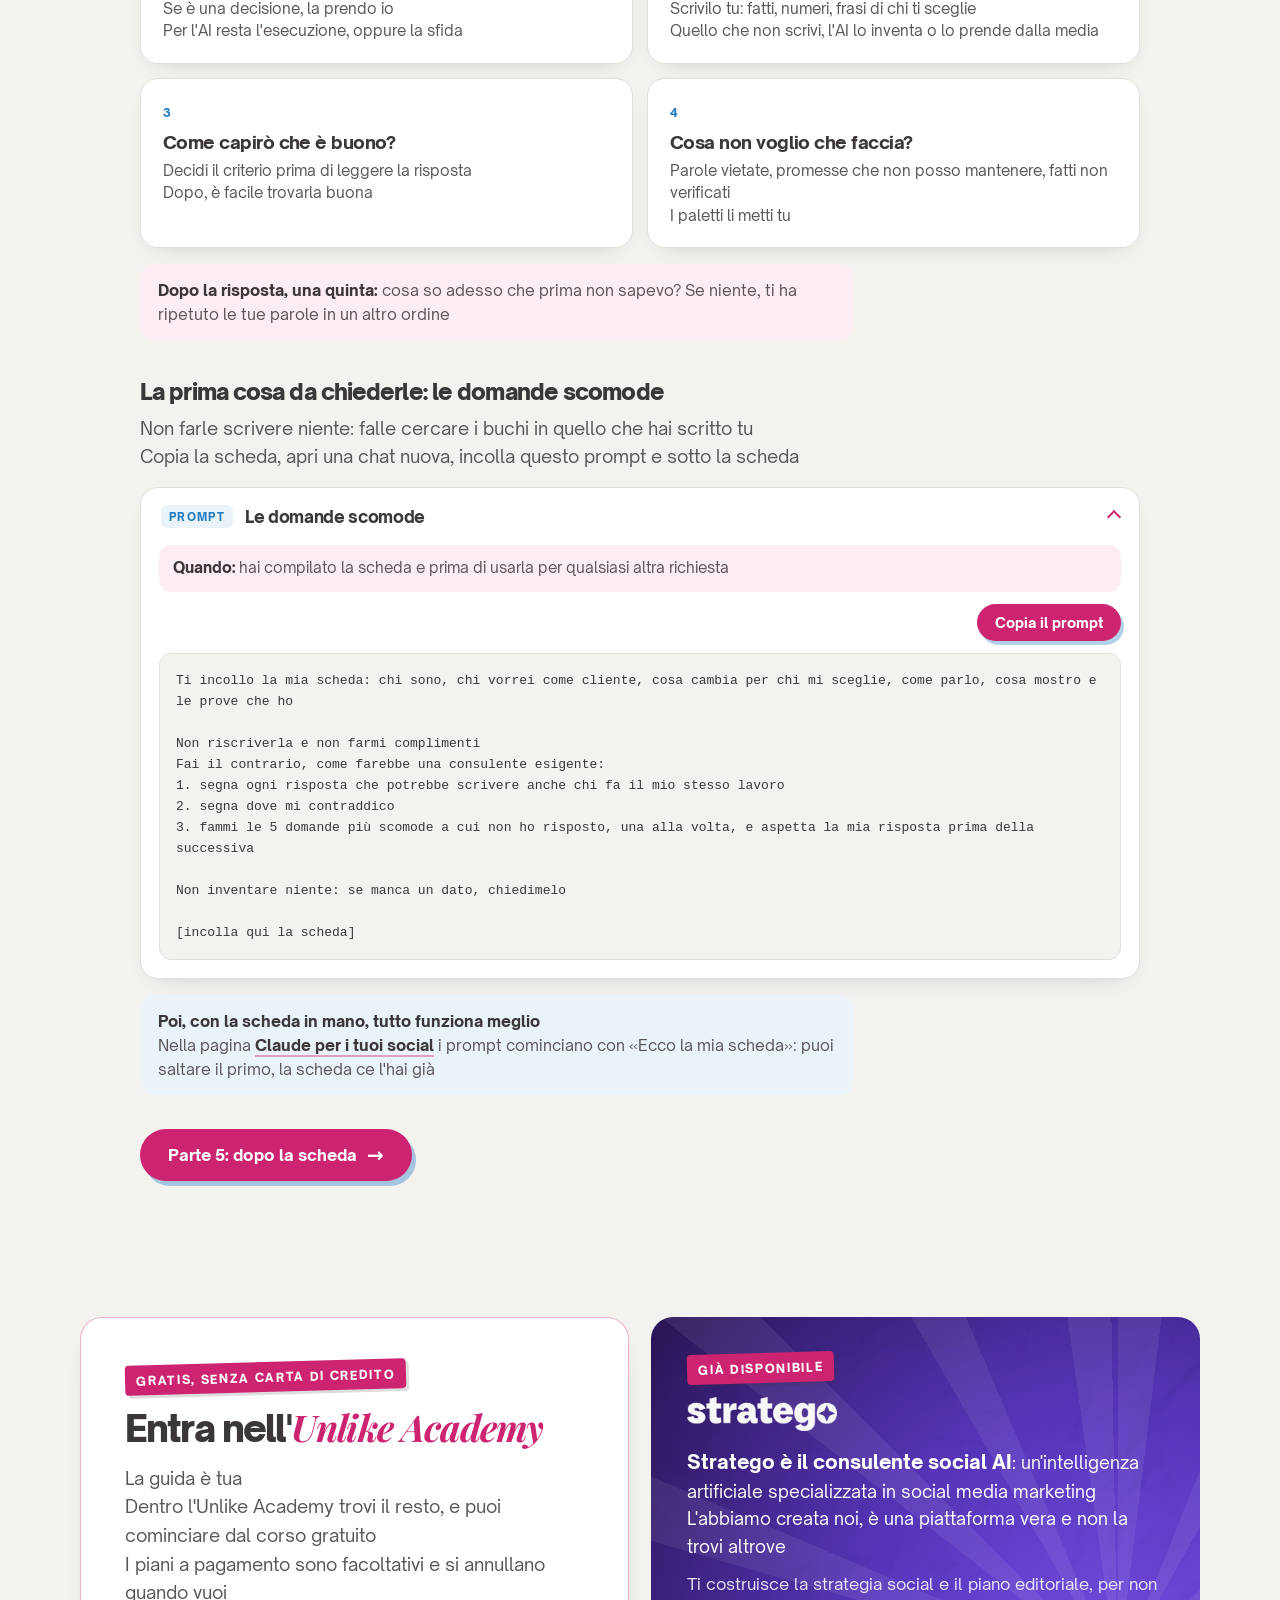
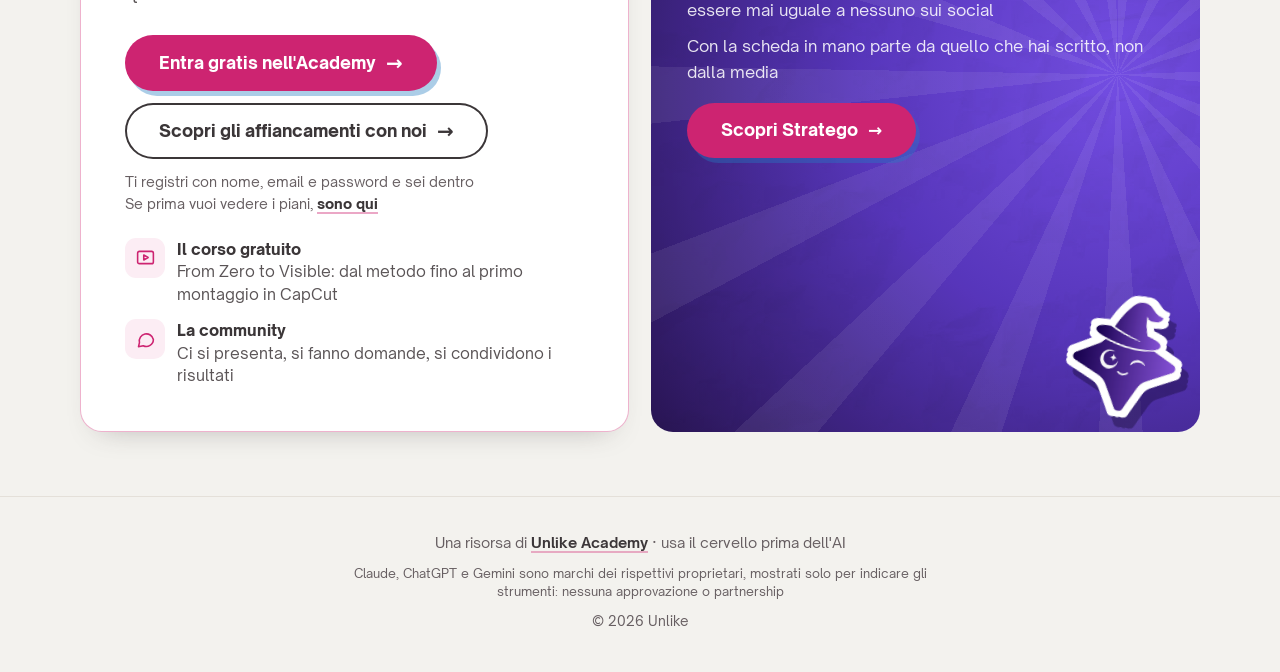
<file: scheda.html>
<!doctype html>
<html lang="it">
<head>
<meta charset="utf-8">
<meta name="viewport" content="width=device-width, initial-scale=1">
<title>La tua scheda cervello · Unlike Academy</title>
<meta name="description" content="Una pagina che raccoglie quello che hai scritto negli esercizi: da compilare, copiare e dare a un'AI, a Stratego o a chi lavora con te">
<link rel="canonical" href="https://cervello.unlikeacademy.it/scheda.html">
<meta property="og:title" content="La tua scheda cervello">
<meta property="og:description" content="Una pagina da compilare e da dare a qualsiasi strumento">
<meta property="og:type" content="website">
<meta property="og:url" content="https://cervello.unlikeacademy.it/scheda.html">
<meta property="og:image" content="https://cervello.unlikeacademy.it/assets/img/og-cervello.jpg">
<meta property="og:locale" content="it_IT">
<meta name="twitter:card" content="summary_large_image">
<link rel="icon" href="assets/logo/favicon.png">
<link rel="apple-touch-icon" href="assets/logo/apple-touch-icon.png">
<link rel="preload" href="assets/fonts/open-sauce-sans-900.woff2" as="font" type="font/woff2" crossorigin>
<link rel="stylesheet" href="assets/stile.css?v=2">
<link rel="stylesheet" href="assets/cervello.css?v=2">
<script src="https://academy.unlikeacademy.it/traccia.js?v=1" defer data-risorsa="cervello"></script>
</head>
<body class="fai">
<a class="strip" data-live href="https://black.unlikeacademy.it/?utm_source=cervello&amp;utm_medium=striscia&amp;utm_campaign=bf26" target="_blank" rel="noopener"><b>Live gratuita</b> giovedì 26/11 alle 19:30 · ti mostriamo Stratego dal vivo · <u>Iscriviti</u></a><script data-striscia>(function(){if(Date.now()<Date.UTC(2026,10,26,18,30))return;var s=document.querySelector('a[data-live]');if(!s)return;s.href='#stratego';s.removeAttribute('target');s.innerHTML='<b>Novità</b> · Stratego è uscito · <u>Scoprilo</u>';})()</script>

<header class="wrap stretta hd">
  <a href="index.html"><img src="assets/logo/logo.webp" alt="Unlike Academy" width="768" height="158"></a>
  <div class="dx"><a class="acc" href="index.html"><b>&larr; La guida</b></a><a class="login" href="https://club.unlikeacademy.it/sign_in" target="_blank" rel="noopener">Login</a></div>
</header>

<main>
<section class="hero int">
  <div class="wrap stretta">
    <nav class="nav5" aria-label="Le cinque parti"><a href="ai.html"><b>1</b>L'AI</a><a href="persone.html"><b>2</b>Persone</a><a href="domande.html"><b>3</b>Domande</a><a href="scheda.html" class="on" aria-current="page"><b>4</b>Scheda</a><a href="dopo.html"><b>5</b>Dopo</a></nav>
    <span class="kicker">Parte 4 · la scheda</span>
    <h1>La tua scheda <em>cervello</em></h1>
    <p class="lead">Ricopia qui, in poche righe, quello che hai scritto negli esercizi<br>È la pagina che dai a un'AI, a Stratego o a chi lavora con te<br>Si salva solo su questo dispositivo: copiala o scaricala per tenerla</p>
    <div class="meta"><span><i>Durata</i> 15 minuti</span><span><i>Pagina</i> stampabile</span><span><i>Parte</i> 4 di 5</span></div>
    <div class="attrezzi"><button class="btn" type="button" data-copia-scheda>Copia la scheda</button><button class="btn-s pieno" type="button" data-scarica="scheda">Scarica la scheda</button><button class="btn-s" type="button" data-stampa>Stampa</button><button class="btn-s" type="button" data-svuota>Svuota</button></div>
  </div>
</section>
<section class="int-sec">
  <div class="wrap stretta">
    <div class="scheda-g">
      <div class="bl"><h3>Chi sono e perché scegliere me</h3><p class="h">Dall'esercizio 1: la frase «Aiuto chi...» e cosa non direbbe chi fa il mio stesso lavoro</p><textarea data-k="scheda-1" data-min="128" rows="4" aria-label="Chi sono e perché scegliere me"></textarea></div>
      <div class="bl"><h3>Chi vorrei come cliente</h3><p class="h">Dall'esercizio 2: una persona vera, con le sue frasi esatte</p><textarea data-k="scheda-2" data-min="128" rows="4" aria-label="Chi vorrei come cliente"></textarea></div>
      <div class="bl"><h3>Cosa cambia per chi mi sceglie, cosa voglio io</h3><p class="h">Dall'esercizio 3: prima e dopo, e il mio obiettivo con numero e data</p><textarea data-k="scheda-3" data-min="128" rows="4" aria-label="Cosa cambia per chi mi sceglie, cosa voglio io"></textarea></div>
      <div class="bl"><h3>Come parlo</h3><p class="h">Dall'esercizio 4: 5 frasi mie, 5 parole mai, 3 cose che non farei mai</p><textarea data-k="scheda-4" data-min="128" rows="4" aria-label="Come parlo"></textarea></div>
      <div class="bl"><h3>Cosa mostro e cosa no</h3><p class="h">Dall'esercizio 5: le tre liste e il primo passo</p><textarea data-k="scheda-5" data-min="128" rows="4" aria-label="Cosa mostro e cosa no"></textarea></div>
      <div class="bl"><h3>Le mie prove</h3><p class="h">Risultati, parole di altre persone, cose che ho fatto: solo vere, con il permesso</p><textarea data-k="scheda-6" data-min="128" rows="4" aria-label="Le mie prove"></textarea></div>
    </div>
    <div class="note"><b>Le prove vere sono la parte più importante:</b> se non le dai tu, l'AI le inventa<br>Nei nostri test ha scritto testimonianze di pazienti con nome ed età, tutto falso</div>
  </div>
</section>

<section class="int-sec">
  <div class="wrap stretta">
    <span class="eyebrow rosa">Ora sì</span>
    <h2>Prima di ogni chat, <em>quattro domande</em></h2>
    <div class="parts">
      <div class="part"><span class="no">1</span><h3>Che decisione sto prendendo?</h3><p>Se è una decisione, la prendo io<br>Per l'AI resta l'esecuzione, oppure la sfida</p></div>
      <div class="part"><span class="no">2</span><h3>Cosa so già per certo?</h3><p>Scrivilo tu: fatti, numeri, frasi di chi ti sceglie<br>Quello che non scrivi, l'AI lo inventa o lo prende dalla media</p></div>
      <div class="part"><span class="no">3</span><h3>Come capirò che è buono?</h3><p>Decidi il criterio prima di leggere la risposta<br>Dopo, è facile trovarla buona</p></div>
      <div class="part"><span class="no">4</span><h3>Cosa non voglio che faccia?</h3><p>Parole vietate, promesse che non posso mantenere, fatti non verificati<br>I paletti li metti tu</p></div>
    </div>
    <div class="note"><b>Dopo la risposta, una quinta:</b> cosa so adesso che prima non sapevo? Se niente, ti ha ripetuto le tue parole in un altro ordine</div>

    <h3 class="sm" style="font-weight:900;font-size:1.4rem;letter-spacing:-.04em;margin-top:40px">La prima cosa da chiederle: le domande scomode</h3>
    <p class="lead" style="margin-top:10px">Non farle scrivere niente: falle cercare i buchi in quello che hai scritto tu<br>Copia la scheda, apri una chat nuova, incolla questo prompt e sotto la scheda</p>
    <details class="prompt" open>
      <summary>Le domande scomode<span class="chev"></span></summary>
      <p class="uso"><b>Quando:</b> hai compilato la scheda e prima di usarla per qualsiasi altra richiesta</p>
      <div class="pact"><button class="copy" data-target="p-scomode" type="button">Copia il prompt</button></div>
<pre id="p-scomode">Ti incollo la mia scheda: chi sono, chi vorrei come cliente, cosa cambia per chi mi sceglie, come parlo, cosa mostro e le prove che ho

Non riscriverla e non farmi complimenti
Fai il contrario, come farebbe una consulente esigente:
1. segna ogni risposta che potrebbe scrivere anche chi fa il mio stesso lavoro
2. segna dove mi contraddico
3. fammi le 5 domande più scomode a cui non ho risposto, una alla volta, e aspetta la mia risposta prima della successiva

Non inventare niente: se manca un dato, chiedimelo

[incolla qui la scheda]</pre>
    </details>
    <div class="note azz"><b>Poi, con la scheda in mano, tutto funziona meglio</b><br>Nella pagina <a href="https://aigratis.unlikeacademy.it/?utm_source=cervello&amp;utm_medium=scheda&amp;utm_campaign=cervello" target="_blank" rel="noopener">Claude per i tuoi social</a> i prompt cominciano con «Ecco la mia scheda»: puoi saltare il primo, la scheda ce l'hai già</div>
    <div class="prossima"><a class="btn" href="dopo.html">Parte 5: dopo la scheda <span class="ar">&rarr;</span></a></div>
  </div>
</section>

<section id="stratego" class="sec duo-sec">
  <div class="wrap">
    <div class="duo">
      <div class="team academy">
        <div class="box">
          <div>
            <span class="eyebrow rosa">Gratis, senza carta di credito</span>
            <h2 class="sh">Entra nell'<em>Unlike Academy</em></h2>
            <p class="lead">La guida è tua<br>Dentro l'Unlike Academy trovi il resto, e puoi cominciare dal corso gratuito<br>I piani a pagamento sono facoltativi e si annullano quando vuoi</p>
            <div class="btns"><a class="btn" href="https://entra.unlikeacademy.it/?utm_source=cervello&amp;utm_medium=scheda-academy&amp;utm_campaign=cervello" target="_blank" rel="noopener">Entra gratis nell'Academy <span class="ar">&rarr;</span></a><a class="btn btn-linea" href="https://mentoring.unlikeacademy.it/?utm_source=cervello&amp;utm_medium=scheda-affiancamenti&amp;utm_campaign=cervello" target="_blank" rel="noopener">Scopri gli affiancamenti con noi <span class="ar">&rarr;</span></a></div>
            <p class="micro">Ti registri con nome, email e password e sei dentro<br>Se prima vuoi vedere i piani, <a href="https://academy.unlikeacademy.it/?utm_source=cervello&amp;utm_medium=scheda-academy&amp;utm_campaign=cervello" target="_blank" rel="noopener">sono qui</a></p>
          </div>
          <ul>
            <li><span class="ic"><svg viewBox="0 0 24 24"><rect x="3" y="5" width="18" height="14" rx="2"/><path d="M10 9.2l5 2.8-5 2.8z"/></svg></span><span><b>Il corso gratuito</b>From Zero to Visible: dal metodo fino al primo montaggio in CapCut</span></li>
            <li><span class="ic"><svg viewBox="0 0 24 24"><path d="M21 12a8 8 0 0 1-11.6 7.1L4 20.2l1.1-4.7A8 8 0 1 1 21 12z"/></svg></span><span><b>La community</b>Ci si presenta, si fanno domande, si condividono i risultati</span></li>
          </ul>
        </div>
      </div>
      <div class="stbanner">
        <div>
          <span class="eyebrow">Già disponibile</span>
          <img class="wm" src="assets/stratego/stratego-wordmark-bianco.png" alt="Stratego" width="800" height="179">
          <p class="def"><b>Stratego è il consulente social AI</b>: un'intelligenza artificiale specializzata in social media marketing<br>L'abbiamo creata noi, è una piattaforma vera e non la trovi altrove</p>
          <p>Ti costruisce la strategia social e il piano editoriale, per non essere mai uguale a nessuno sui social</p>
          <p>Con la scheda in mano parte da quello che hai scritto, non dalla media</p>
          <a class="btn" href="https://stratego.social/?utm_source=cervello&amp;utm_medium=scheda&amp;utm_campaign=cervello" target="_blank" rel="noopener">Scopri Stratego <span>&rarr;</span></a>
        </div>
        <img class="mago" src="assets/stratego/mascotte.png" alt="" width="390" height="420" loading="lazy">
      </div>
    </div>
  </div>
</section>
</main>

<footer><div class="wrap">
  <p>Una risorsa di <a href="https://entra.unlikeacademy.it/?utm_source=cervello&amp;utm_medium=footer&amp;utm_campaign=cervello">Unlike Academy</a> · usa il cervello prima dell'AI</p>
  <p class="marchi">Claude, ChatGPT e Gemini sono marchi dei rispettivi proprietari, mostrati solo per indicare gli strumenti: nessuna approvazione o partnership</p><p>© 2026 Unlike</p>
</div></footer>

<script src="assets/accesso.js?v=4"></script>
<script src="assets/pagina.js?v=2"></script>
</body>
</html>
</file>
<file: assets/stile.css>
/* montaggio.unlikeacademy.it · sistema visivo Unlike (ottobre 2026), stessa base di aigratis */
@font-face{font-family:'Open Sauce Sans';src:url(fonts/open-sauce-sans-400.woff2) format('woff2');font-weight:400;font-display:swap}
@font-face{font-family:'Open Sauce Sans';src:url(fonts/open-sauce-sans-600.woff2) format('woff2');font-weight:600;font-display:swap}
@font-face{font-family:'Open Sauce Sans';src:url(fonts/open-sauce-sans-700.woff2) format('woff2');font-weight:700;font-display:swap}
@font-face{font-family:'Open Sauce Sans';src:url(fonts/open-sauce-sans-800.woff2) format('woff2');font-weight:800;font-display:swap}
@font-face{font-family:'Open Sauce Sans';src:url(fonts/open-sauce-sans-900.woff2) format('woff2');font-weight:900;font-display:swap}
@font-face{font-family:'Playfair Display';src:url(fonts/playfair-display-italic-base.woff2) format('woff2');font-weight:400 900;font-style:italic;font-display:swap}
@font-face{font-family:'Gochi Hand';src:url(fonts/gochi-hand-400.woff2) format('woff2');font-weight:400;font-display:swap}

:root{
  --fucsia:#CD2471;--blu:#227CC0;--viola:#5B38C4;--viola-scuro:#2A1557;
  --ink:#3B3638;--body:#5A5456;--gray:#665E61;--line:#E4E0D9;--carta:#F3F2EE;--rosa-bg:#FCEDF4;--azzurro:#EBF3FA;
  --serif:'Playfair Display',Georgia,serif;--mano:'Gochi Hand',cursive;
  --mono:ui-monospace,SFMono-Regular,Menlo,Consolas,monospace;
  --ombra:0 18px 38px -20px rgba(59,54,56,.42);
  --ombra-card:0 10px 24px -18px rgba(59,54,56,.35)
}
*{margin:0;padding:0;box-sizing:border-box}
html{-webkit-text-size-adjust:100%;scroll-behavior:smooth}
body{font-family:'Open Sauce Sans',system-ui,sans-serif;color:var(--body);background:var(--carta);line-height:1.6;-webkit-font-smoothing:antialiased;overflow-x:hidden}
img{max-width:100%;height:auto;display:block}
a{color:inherit}
b,strong{color:var(--ink);font-weight:800}
.wrap{width:min(1120px,92vw);margin-inline:auto}
.wrap.stretta{width:min(1000px,92vw)}
h1,h2,h3{color:var(--ink);letter-spacing:-.045em;line-height:1.04}
h1,h2{isolation:isolate}
h1 em,h2 em{font-family:var(--serif);font-style:italic;font-weight:700;letter-spacing:-.03em;color:var(--fucsia)}
mark{position:relative;background:none;color:#fff;padding:0 .1em;white-space:nowrap}
mark::before{content:'';position:absolute;inset:.06em 0 -.02em;background:var(--fucsia);border-radius:.05em;z-index:-1}
mark.blu::before{background:var(--blu)}
.k{color:var(--fucsia);font-weight:800}
.s{color:var(--ink);font-weight:800;background:linear-gradient(transparent 82%,rgba(34,124,192,.45) 82%,rgba(34,124,192,.45) 94%,transparent 94%)}
.nw{white-space:nowrap}
code{font-family:var(--mono);font-size:.9em;background:#fff;border:1.5px solid var(--line);border-radius:6px;padding:1px 6px;color:var(--ink);word-break:break-word}

/* etichette e bottoni */
.eyebrow,.kicker{display:inline-block;font-weight:800;font-size:12px;line-height:1.25;letter-spacing:.14em;text-transform:uppercase;color:#fff;background:var(--blu);padding:8px 11px 7px;border-radius:4px;rotate:-1.6deg;box-shadow:3px 3px 0 rgba(59,54,56,.16)}
.eyebrow.rosa,.kicker{background:var(--fucsia)}
.btn{display:inline-flex;align-items:center;justify-content:center;gap:10px;font-family:inherit;font-weight:800;font-size:17px;line-height:1.1;text-decoration:none;border:0;border-radius:100px;padding:18px 34px;cursor:pointer;transition:transform .2s,box-shadow .2s;text-align:center;background:var(--fucsia);color:#fff;box-shadow:4px 5px 0 rgba(34,124,192,.38)}
.btn:hover{transform:translate(-1px,-2px);box-shadow:5px 7px 0 rgba(34,124,192,.38)}
.btn:focus-visible,a:focus-visible,summary:focus-visible,button:focus-visible,input:focus-visible{outline:3px solid var(--blu);outline-offset:3px}
.btn-linea{background:transparent;color:var(--ink);box-shadow:inset 0 0 0 2px var(--ink)}
.btn-linea:hover{box-shadow:inset 0 0 0 2px var(--ink)}
.btn .ar{font-size:20px;line-height:1;transition:transform .2s}
.btn:hover .ar{transform:translateX(3px)}
.btns{display:flex;flex-wrap:wrap;gap:12px;margin-top:28px}

/* striscia Stratego e testata */
.strip{display:block;background:var(--viola);color:#fff;text-decoration:none;font-size:14.5px;font-weight:600;text-align:center;padding:9px 16px}
.strip b{color:#fff;font-weight:800}
.strip u{text-decoration:none;border-bottom:2px solid rgba(255,255,255,.55);font-weight:800;white-space:nowrap}
.strip:hover u{border-bottom-color:#fff}
.hd{display:flex;align-items:center;justify-content:space-between;gap:16px;height:72px}
.hd img{height:38px;width:auto}
.hd .acc{font-size:14.5px;color:var(--gray);text-decoration:none;white-space:nowrap}
.hd .acc b{color:var(--ink);font-weight:800;border-bottom:2px solid rgba(205,36,113,.4);margin-left:2px}
.hd .acc:hover b{border-bottom-color:var(--fucsia)}

/* apertura */
.hero{background:url(texture/grana-leggera.jpg) center/cover,linear-gradient(rgba(34,124,192,.11) 1px,transparent 1px) 0 0/44px 44px,linear-gradient(90deg,rgba(34,124,192,.11) 1px,transparent 1px) 0 0/44px 44px,linear-gradient(165deg,#EBF3FA 0%,#F4F8FC 55%,#FCEDF4 100%);background-blend-mode:multiply,normal,normal,normal;border-top:1px solid var(--line)}
.hero .wrap.due{display:grid;grid-template-columns:1.02fr .98fr;gap:clamp(32px,5vw,64px);align-items:center;padding-block:clamp(40px,6vw,76px)}
.hero h1{font-weight:900;font-size:clamp(2.2rem,5.1vw,3.8rem);line-height:1.04;letter-spacing:-.05em;margin-top:22px}
.hero .sub{font-size:clamp(1.02rem,1.5vw,1.14rem);margin-top:18px;max-width:31em}
.hero.int{padding:clamp(40px,6vw,72px) 0 clamp(40px,5vw,60px)}
.hero.int h1{font-size:clamp(2.1rem,5vw,3.5rem);max-width:16em}
.lead{font-size:clamp(1.02rem,1.5vw,1.12rem);margin-top:16px;max-width:40em}
.lead+.lead{margin-top:12px}
.meta{display:flex;flex-wrap:wrap;gap:8px;margin-top:20px}
.meta span{font-size:13.5px;font-weight:700;color:var(--ink);background:#fff;border:1.5px solid var(--line);border-radius:100px;padding:6px 13px}
.meta span i{font-style:normal;color:var(--gray);font-weight:600;margin-right:4px}

.visual{position:relative;padding:96px 16px 34px 0}
.frame{border-radius:14px;overflow:hidden;background:#fff;box-shadow:var(--ombra),0 0 0 1.5px rgba(59,54,56,.1);rotate:1.2deg}
.bar{display:flex;gap:6px;align-items:center;padding:10px 14px;background:#E9E7E1;border-bottom:1px solid rgba(59,54,56,.08)}
.bar i{width:9px;height:9px;border-radius:50%;background:rgba(59,54,56,.22);display:block}
.bar span{margin-left:8px;font-size:11.5px;font-weight:700;color:var(--gray);letter-spacing:.02em}
.chat{padding:18px 18px 56px;display:grid;gap:10px}
.chat .lbl{justify-self:start;font-size:11px;font-weight:800;letter-spacing:.12em;text-transform:uppercase;color:var(--gray)}
.chat .lbl.si{color:var(--blu);margin-top:6px}
.msg{max-width:88%;font-size:14.5px;line-height:1.45;padding:10px 14px;border-radius:14px}
.msg.tu{justify-self:end;background:#F0EEE9;color:var(--ink);border-bottom-right-radius:4px}
.msg.ai{justify-self:start;background:#fff;border:1.5px solid var(--line);color:var(--body);border-bottom-left-radius:4px}
.msg.no{color:#9A9395;text-decoration:line-through;text-decoration-color:var(--fucsia);text-decoration-thickness:2px}
.msg.ok{border-color:rgba(34,124,192,.35)}
.polaroid{position:absolute;right:-6px;top:-6px;width:112px;background:#fff;padding:7px 7px 28px;border-radius:5px;rotate:6deg;box-shadow:var(--ombra);z-index:2}
.polaroid img{aspect-ratio:1/1;object-fit:cover;object-position:50% 12%;border-radius:3px}
.polaroid span{position:absolute;left:0;right:0;bottom:4px;text-align:center;font-family:var(--mano);font-size:1.1rem;color:var(--ink);line-height:1}
.polaroid::before{content:'';position:absolute;top:-17px;left:50%;width:34px;height:34px;margin-left:-17px;background:url(deco/puntina.png) center/contain no-repeat}
.sticker{position:absolute;left:-12px;bottom:0;z-index:2;background:var(--fucsia);color:#fff;border-radius:12px;padding:12px 18px 11px;rotate:-4deg;box-shadow:4px 5px 0 rgba(34,124,192,.38);line-height:1.15}
.sticker b{display:block;color:#fff;font-weight:900;font-size:1.4rem;letter-spacing:-.04em}
.sticker small{display:block;font-weight:600;font-size:.8rem;opacity:.95;margin-top:2px}

/* sezioni */
.sec{padding:clamp(52px,7vw,88px) 0}
.sec.zero-top{padding-top:0}
.sh{font-weight:900;font-size:clamp(1.75rem,3.8vw,2.7rem);letter-spacing:-.05em;line-height:1.04;margin-top:16px}
.sh:first-child{margin-top:0}
.sec h2.sm{font-size:clamp(1.55rem,3.2vw,2.2rem)}
.split{display:grid;grid-template-columns:.85fr 1.15fr;gap:clamp(28px,5vw,64px);align-items:start}
.split .sticky{position:sticky;top:24px}
.mano{font-family:var(--mano);font-weight:400;color:var(--fucsia);font-size:clamp(1.35rem,2.6vw,1.75rem);line-height:1.15;letter-spacing:0;rotate:-2deg;display:inline-block}
.mano.blu{color:var(--blu)}

/* la cosa scomoda */
.punto{background:#fff;border:1.5px solid var(--line);border-radius:18px;padding:clamp(22px,3vw,30px);box-shadow:var(--ombra-card)}
.punto p{font-size:1.05rem}
.punto p+p{margin-top:12px}
.punto .firma{display:flex;gap:14px;align-items:center;margin-top:20px;padding-top:18px;border-top:1.5px dashed var(--line)}
.punto .firma img{width:54px;height:54px;border-radius:50%;object-fit:cover;object-position:50% 12%;flex:none}
.punto .firma span{font-size:14.5px;line-height:1.4}
.punto .firma span b{display:block}
.sotto{margin-top:22px;text-align:center}

/* le tre strade */
.fascia{background:url(texture/grana-leggera.jpg) center/cover,linear-gradient(172deg,#FCEDF4 0%,#F5EEF6 50%,#EBF3FA 100%);background-blend-mode:multiply,normal;border-block:1px solid var(--line)}
.strade{list-style:none;display:grid;grid-template-columns:repeat(3,1fr);gap:16px;margin-top:32px}
.strada{background:#fff;border:1.5px solid var(--line);border-radius:18px;padding:22px 22px 20px;box-shadow:var(--ombra-card);display:flex;flex-direction:column}
.strada .top{display:flex;align-items:center;gap:12px}
.strada .n{flex:none;width:42px;height:42px;border-radius:50%;background:var(--blu);color:#fff;font-weight:900;font-size:1.2rem;display:flex;align-items:center;justify-content:center;box-shadow:3px 4px 0 rgba(205,36,113,.28)}
.strada:nth-child(2) .n{background:var(--fucsia);box-shadow:3px 4px 0 rgba(34,124,192,.3)}
.strada:nth-child(3) .n{background:var(--ink)}
.strada .chi{font-size:12px;font-weight:800;letter-spacing:.12em;text-transform:uppercase;color:var(--gray);line-height:1.3}
.strada .tag{align-self:flex-start;margin-top:14px;font-size:12px;font-weight:800;letter-spacing:.06em;color:#fff;background:var(--fucsia);border-radius:100px;padding:5px 11px 4px;line-height:1.3}
.strada .tag.blu{background:var(--blu)}
.strada .tag.scuro{background:var(--ink)}
.strada h3{font-weight:900;font-size:1.32rem;letter-spacing:-.04em;margin-top:12px;line-height:1.12}
.strada>p{font-size:15.5px;margin-top:8px;line-height:1.5}
.strada dl{margin-top:14px;padding-top:12px;border-top:1.5px dashed var(--line);display:grid;gap:8px}
.strada dt{font-size:11.5px;font-weight:800;letter-spacing:.12em;text-transform:uppercase;color:var(--blu)}
.strada dt.no{color:var(--fucsia)}
.strada dd{font-size:14.5px;line-height:1.45;margin-top:-4px}
.strada a.go{margin-top:auto;padding-top:16px;font-size:15px;font-weight:800;color:var(--fucsia);text-decoration:none}
.strada a.go:hover{text-decoration:underline;text-underline-offset:3px}
.regola{margin-top:22px;background:#fff;border:2px dashed rgba(59,54,56,.22);border-radius:18px;padding:clamp(20px,3vw,28px);display:grid;grid-template-columns:auto 1fr;gap:clamp(18px,3vw,36px);align-items:start}
.regola h3{font-weight:900;font-size:1.25rem;letter-spacing:-.04em;max-width:9em}
.regola ul{list-style:none;display:grid;gap:10px}
.regola li{font-size:15.5px;line-height:1.45;padding-left:22px;position:relative}
.regola li::before{content:'';position:absolute;left:0;top:7px;width:10px;height:10px;border-radius:3px;background:var(--fucsia);rotate:45deg}
.regola li b{color:var(--ink)}
.regola .piede{grid-column:1/-1;font-size:15px;padding-top:12px;border-top:1.5px dashed var(--line)}
.regola .piede a{color:var(--ink);font-weight:800;text-decoration:none;border-bottom:2px solid rgba(205,36,113,.4)}

/* la scheda del video */
.scheda{display:grid;grid-template-columns:1fr 1fr;gap:clamp(24px,4vw,48px);align-items:start;margin-top:32px}
.righe{list-style:none;display:grid;gap:12px}
.righe li{background:#fff;border:1.5px solid var(--line);border-radius:16px;padding:16px 18px;box-shadow:var(--ombra-card);display:grid;grid-template-columns:40px 1fr;gap:14px;align-items:start}
.righe .n{width:40px;height:40px;border-radius:12px;background:var(--azzurro);color:var(--blu);font-weight:900;font-size:1.1rem;display:flex;align-items:center;justify-content:center}
.righe h3{font-weight:800;font-size:1.08rem;letter-spacing:-.03em;line-height:1.2}
.righe p{font-size:14.5px;line-height:1.45;margin-top:4px}
.prima-dopo{background:#fff;border:1.5px solid var(--line);border-radius:18px;padding:20px 22px;box-shadow:var(--ombra-card)}
.prima-dopo .lbl{font-size:11px;font-weight:800;letter-spacing:.12em;text-transform:uppercase;color:var(--gray)}
.prima-dopo .lbl.si{color:var(--blu);display:block;margin-top:16px}
.prima-dopo .bad{color:#9A9395;text-decoration:line-through;text-decoration-color:var(--fucsia);text-decoration-thickness:2px;margin-top:6px;font-size:16.5px}
.prima-dopo .good{font-weight:600;font-size:16px;color:var(--ink);margin-top:6px;line-height:1.5}
.prima-dopo .good u{text-decoration:none;background:var(--azzurro);border-radius:4px;padding:0 1px}

/* prompt da copiare */
details.prompt{background:#fff;border:1.5px solid var(--line);border-radius:18px;margin-top:16px;overflow:hidden;box-shadow:var(--ombra-card)}
details.prompt>summary{list-style:none;cursor:pointer;display:flex;align-items:center;gap:12px;padding:17px 20px;font-weight:800;font-size:1.04rem;letter-spacing:-.02em;color:var(--ink);line-height:1.3}
details.prompt>summary::before{content:'Prompt';flex:none;font-size:11px;font-weight:800;letter-spacing:.12em;text-transform:uppercase;color:var(--blu);background:var(--azzurro);border-radius:6px;padding:5px 8px 4px}
details.prompt.schema>summary::before{content:'Scheda';color:var(--fucsia);background:var(--rosa-bg)}
details.prompt>summary::-webkit-details-marker{display:none}
details.prompt .chev{margin-left:auto;flex:none;width:10px;height:10px;border-right:2px solid var(--fucsia);border-bottom:2px solid var(--fucsia);transform:rotate(45deg);transition:transform .2s}
details.prompt[open] .chev{transform:rotate(225deg)}
details.prompt .uso{margin:0 18px;font-size:15px;background:var(--rosa-bg);border-radius:12px;padding:12px 14px;line-height:1.5}
.pact{display:flex;justify-content:flex-end;padding:12px 18px 0}
.copy{font-family:inherit;font-weight:800;font-size:14px;color:#fff;background:var(--fucsia);border:0;border-radius:100px;padding:10px 18px;cursor:pointer;box-shadow:3px 4px 0 rgba(34,124,192,.35)}
.copy.done{background:var(--blu);box-shadow:none}
pre{margin:12px 18px 18px;padding:16px;background:var(--carta);border:1.5px solid var(--line);border-radius:12px;font-family:var(--mono);font-size:13px;line-height:1.62;white-space:pre-wrap;word-break:break-word;color:var(--ink);max-height:440px;overflow-y:auto}

/* trappole (sezione scura) */
.scura{background:url(texture/grana-leggera.jpg) center/cover,#544B4D;background-blend-mode:multiply,normal;color:rgba(255,255,255,.82)}
.scura .sh{color:#fff}
.scura .sh em{color:#F7A8CB}
.scura .lead{color:rgba(255,255,255,.78)}
.trappole{list-style:none;display:grid;grid-template-columns:repeat(2,1fr);gap:16px;margin-top:32px}
.trappole li{background:rgba(255,255,255,.07);border:1.5px solid rgba(255,255,255,.16);border-radius:18px;padding:22px}
.trappole li b{display:block;font-family:var(--serif);font-style:italic;font-weight:700;font-size:2.2rem;line-height:1;color:#F7A8CB}
.trappole li h3{color:#fff;font-weight:800;font-size:1.18rem;margin-top:12px;letter-spacing:-.03em}
.trappole li p{font-size:15px;margin-top:6px;line-height:1.5}
.radice{margin-top:30px;background:var(--fucsia);color:#fff;border-radius:18px;padding:clamp(20px,3vw,28px);box-shadow:5px 6px 0 rgba(34,124,192,.45)}
.radice h3{color:#fff;font-weight:900;font-size:1.3rem;letter-spacing:-.04em}
.radice p{margin-top:8px;font-size:1.02rem;color:#fff;max-width:46em}
.radice p b{color:#fff}

/* fiducia (sezione blu) */
.blu-sec{background:url(texture/grana-leggera.jpg) center/cover,#227CC0;background-blend-mode:multiply,normal;color:rgba(255,255,255,.9)}
.blu-sec .sh,.blu-sec h3{color:#fff}
.blu-sec .sh em{color:#fff}
.blu-sec .lead{color:rgba(255,255,255,.9);max-width:44em}
.blu-sec .lead b{color:#fff}
.eyebrow.chiaro{background:#fff;color:var(--blu)}
.fiducia{display:grid;grid-template-columns:1.1fr .9fr;gap:clamp(24px,4vw,48px);margin-top:32px;align-items:start}
.fiducia>*{min-width:0}
.fiducia h3{font-weight:900;font-size:1.25rem;letter-spacing:-.04em}
.segnali{list-style:none;display:grid;gap:10px;margin-top:14px}
.segnali li{background:#fff;border-radius:14px;padding:14px 16px;display:grid;grid-template-columns:118px 1fr;gap:12px;align-items:start;font-size:15px;line-height:1.45;box-shadow:4px 5px 0 rgba(20,40,80,.25)}
.segnali li b{color:var(--fucsia);font-weight:900;letter-spacing:-.02em}
.segnali li span{color:var(--ink)}
.blu-sec .dati{margin-top:14px}
.blu-sec .dato{border:0;box-shadow:4px 5px 0 rgba(20,40,80,.25)}
.blu-sec .dato p{color:var(--ink)}
.blu-sec .dato small{color:var(--gray)}
.blu-sec .dato:nth-child(2) b{color:var(--fucsia)}
.radice.chiara{background:#fff;color:var(--ink);box-shadow:5px 6px 0 rgba(205,36,113,.55)}
.radice.chiara h3{color:var(--ink)}
.radice.chiara p{color:var(--body)}
.radice.chiara p b{color:var(--ink)}
.radice.chiara a{color:var(--fucsia);font-weight:800;text-decoration:none;border-bottom:2px solid rgba(205,36,113,.4)}

/* iceberg e dati */
.iceberg{list-style:none;display:grid;gap:8px;justify-items:center;margin-top:28px}
.iceberg li{width:100%;border-radius:14px;padding:14px 18px;display:grid;grid-template-columns:110px 1fr;gap:12px;align-items:center;box-shadow:var(--ombra-card)}
.iceberg li b{font-size:12px;font-weight:800;letter-spacing:.12em;text-transform:uppercase}
.iceberg li span{font-size:15px;line-height:1.45}
.iceberg .punta{width:70%;background:#fff;border:1.5px solid var(--line)}
.iceberg .punta b{color:var(--ink)}
.iceberg .acqua{width:100%;box-shadow:none;padding:4px 0;display:flex;align-items:center;gap:12px;border-radius:0}
.iceberg .acqua::before,.iceberg .acqua::after{content:'';flex:1;border-top:2px dashed rgba(34,124,192,.55)}
.iceberg .acqua span{font-family:var(--mano);font-size:1.15rem;color:var(--blu);white-space:nowrap}
.iceberg .sotto1{width:78%;background:#DCEBF7}
.iceberg .sotto2{width:89%;background:#C6DEF2}
.iceberg .sotto3{width:100%;background:var(--blu);color:#fff}
.iceberg .sotto1 b,.iceberg .sotto2 b{color:var(--blu)}
.iceberg .sotto1 span,.iceberg .sotto2 span{color:var(--ink)}
.iceberg .sotto3 b,.iceberg .sotto3 span{color:#fff}
.dati{display:grid;gap:12px;margin-top:28px}
.dato{background:#fff;border:1.5px solid var(--line);border-radius:16px;padding:16px 18px;box-shadow:var(--ombra-card);display:grid;grid-template-columns:auto 1fr;gap:16px;align-items:center}
.dato b{font-weight:900;font-size:clamp(1.9rem,3.6vw,2.5rem);letter-spacing:-.05em;color:var(--fucsia);line-height:1;white-space:nowrap}
.dato:nth-child(2) b{color:var(--blu)}
.dato p{font-size:15px;line-height:1.45}
.dato small{display:block;font-size:12.5px;color:var(--gray);margin-top:4px;line-height:1.4}
.messaggio{margin-top:16px;font-size:1.05rem;color:var(--ink);font-weight:700;line-height:1.45}
.prove{display:grid;grid-template-columns:repeat(3,1fr);gap:18px;margin-top:30px;align-items:start}
.prove figure{background:#fff;padding:8px 8px 10px;border-radius:6px;box-shadow:var(--ombra)}
.prove figure:nth-child(1){rotate:-2deg}
.prove figure:nth-child(2){rotate:1.5deg;margin-top:12px}
.prove figure:nth-child(3){rotate:-1deg}
.prove img{border-radius:3px;aspect-ratio:4/5;object-fit:cover}
.prove figcaption{font-size:13px;color:var(--gray);text-align:center;margin-top:8px;line-height:1.35}

/* Stratego */
.stratego{position:relative;overflow:hidden;color:rgba(255,255,255,.88);background:url(texture/grana-leggera.jpg) center/cover,radial-gradient(circle at 72% 46%,#7A52F0 0%,#5B38C4 42%,#2A1557 100%);background-blend-mode:multiply,normal}
.stratego::before{content:'';position:absolute;inset:0;background:repeating-conic-gradient(from 0deg at 72% 46%,rgba(255,255,255,.07) 0 7deg,transparent 7deg 22deg);pointer-events:none}
.stratego .wrap{position:relative;display:grid;grid-template-columns:1fr 1fr;gap:clamp(28px,5vw,64px);align-items:center}
.stratego .wm{width:220px;margin-top:18px}
.stratego .sh{color:#fff}
.stratego .sh em{color:#fff}
.stratego .lead{color:rgba(255,255,255,.86)}
.stratego .lead b{color:#fff}
.stratego ul{list-style:none;margin-top:18px;display:grid;gap:9px}
.stratego li{display:flex;gap:10px;font-size:15.5px;line-height:1.45}
.stratego li::before{content:'';flex:none;width:9px;height:9px;border-radius:50%;background:#F7A8CB;margin-top:7px}
.stratego .micro{font-size:14px;color:rgba(255,255,255,.7);margin-top:12px}
.sv{position:relative;padding:20px 30px 60px 0}
.sv .win{background:#fff;border-radius:16px;padding:34px 10px 10px;rotate:-4deg;box-shadow:0 0 0 7px #fff,12px 16px 0 rgba(20,8,50,.4);position:relative}
.sv .win::before{content:'';position:absolute;left:18px;top:13px;width:10px;height:10px;border-radius:50%;background:#DCD7CF;box-shadow:16px 0 0 #DCD7CF,32px 0 0 #DCD7CF}
.sv .win img{border-radius:8px}
.sv .mago{position:absolute;right:-6px;bottom:0;width:min(190px,40%);rotate:8deg;filter:drop-shadow(0 6px 0 #fff) drop-shadow(0 -6px 0 #fff) drop-shadow(6px 0 0 #fff) drop-shadow(-6px 0 0 #fff) drop-shadow(10px 12px 0 rgba(20,8,50,.4))}
.sv .sc{position:absolute;filter:brightness(0) invert(1);width:56px}

/* banner Stratego nelle pagine interne */
.stbanner{position:relative;overflow:hidden;border-radius:22px;color:rgba(255,255,255,.88);background:url(texture/grana-leggera.jpg) center/cover,radial-gradient(circle at 85% 50%,#7A52F0 0%,#5B38C4 45%,#2A1557 100%);background-blend-mode:multiply,normal;padding:clamp(24px,4vw,36px);display:grid;grid-template-columns:1fr auto;gap:24px;align-items:center}
.stbanner::before{content:'';position:absolute;inset:0;background:repeating-conic-gradient(from 0deg at 85% 50%,rgba(255,255,255,.07) 0 7deg,transparent 7deg 22deg);pointer-events:none}
.stbanner>*{position:relative}
.stbanner .eyebrow{background:var(--fucsia)}
.stbanner .wm{width:170px;margin-top:14px}
.stbanner p{margin-top:10px;font-size:1.02rem;max-width:36em}
.stbanner p b{color:#fff}
.stbanner .btn{margin-top:18px}
.stbanner .mago{width:150px;rotate:8deg;filter:drop-shadow(0 5px 0 #fff) drop-shadow(0 -5px 0 #fff) drop-shadow(5px 0 0 #fff) drop-shadow(-5px 0 0 #fff) drop-shadow(8px 10px 0 rgba(20,8,50,.4))}

/* con il team */
.team .box{background:#fff;border:1.5px solid rgba(34,124,192,.3);border-radius:22px;padding:clamp(24px,4vw,44px);box-shadow:0 14px 30px -20px rgba(59,54,56,.4);display:grid;grid-template-columns:1fr 1fr;gap:clamp(24px,4vw,48px);align-items:center}
.team ul{list-style:none;display:grid;gap:14px}
.team li{display:grid;grid-template-columns:40px 1fr;gap:12px;align-items:start;font-size:15.5px;line-height:1.45}
.team li .ic{width:40px;height:40px;border-radius:11px;background:var(--azzurro);color:var(--blu);display:flex;align-items:center;justify-content:center}
.team li .ic svg{width:21px;height:21px;fill:none;stroke:currentColor;stroke-width:1.8;stroke-linecap:round;stroke-linejoin:round}
.team li b{display:block}
.team .micro{font-size:14px;color:var(--gray);margin-top:12px;max-width:34em}
.team .micro a{color:var(--ink);font-weight:800;text-decoration:none;border-bottom:2px solid rgba(205,36,113,.4)}

/* riassunto da frigorifero */
.frigo{display:grid;grid-template-columns:.9fr 1.1fr;gap:16px;margin-top:30px;align-items:start}
.carta{background:#fff;border:1.5px solid var(--line);border-radius:18px;padding:clamp(20px,3vw,26px);box-shadow:var(--ombra-card)}
.carta h3{font-weight:900;font-size:1.15rem;letter-spacing:-.03em}
.spunte{list-style:none;display:grid;gap:4px;margin-top:12px}
.spunte label{display:grid;grid-template-columns:24px 1fr;gap:10px;align-items:start;font-size:15.5px;line-height:1.45;cursor:pointer;padding:6px 0}
.spunte input{appearance:none;-webkit-appearance:none;width:22px;height:22px;border:2px solid var(--ink);border-radius:6px;margin-top:1px;cursor:pointer;display:grid;place-content:center;background:#fff}
.spunte input::before{content:'';width:12px;height:7px;border-left:3px solid #fff;border-bottom:3px solid #fff;rotate:-45deg;margin-top:-3px;opacity:0}
.spunte input:checked{background:var(--fucsia);border-color:var(--fucsia)}
.spunte input:checked::before{opacity:1}
.spunte input:checked+span{color:var(--gray);text-decoration:line-through;text-decoration-color:rgba(205,36,113,.5)}
.links{list-style:none;margin-top:10px}
.links li{display:grid;grid-template-columns:minmax(0,.9fr) minmax(0,1.1fr);gap:12px;padding:9px 0;border-bottom:1.5px dashed var(--line);font-size:14.5px;line-height:1.4}
.links li:last-child{border-bottom:0}
.links li span{color:var(--ink);font-weight:700}
.links a{justify-self:start;color:var(--blu);font-weight:700;text-decoration:none;border-bottom:2px solid rgba(34,124,192,.3);overflow-wrap:anywhere}
.links a:hover{border-bottom-color:var(--blu)}
.avvisi{display:grid;grid-template-columns:1fr 1fr;gap:12px;margin-top:16px}
.avvisi p{border-radius:14px;padding:14px 16px;font-size:14.5px;line-height:1.45;color:#fff}
.avvisi p b{color:#fff}
.avvisi p:nth-child(1){background:var(--fucsia)}
.avvisi p:nth-child(2){background:var(--blu)}

/* pagine interne: card, passi, schermate */
.parts>*,.duecol>*,.frigo>*,.scheda>*{min-width:0}
.parts{display:grid;grid-template-columns:repeat(2,1fr);gap:14px;margin-top:28px}
.parts.tre{grid-template-columns:repeat(3,1fr)}
.part{background:#fff;border:1.5px solid var(--line);border-radius:18px;padding:20px 22px 20px;box-shadow:var(--ombra-card)}
.part .no{font-size:12px;font-weight:800;letter-spacing:.12em;text-transform:uppercase;color:var(--blu)}
.part.non .no{color:var(--fucsia)}
.part h3{font-weight:800;font-size:1.12rem;letter-spacing:-.03em;margin:8px 0 6px;line-height:1.2}
.part p{font-size:15px;line-height:1.5}
.part p+p{margin-top:8px}
.part a{color:var(--ink);font-weight:800;text-decoration:none;border-bottom:2px solid rgba(205,36,113,.4)}
.check{list-style:none;margin-top:10px;display:grid;gap:9px}
.check li{position:relative;padding-left:21px;font-size:15.5px;line-height:1.45}
.check li::before{content:'';position:absolute;left:0;top:7px;width:9px;height:9px;border-radius:50%;background:var(--blu)}
.part.non .check li::before{background:var(--fucsia)}
.int-sec{padding:clamp(44px,6vw,72px) 0}
.int-sec+.int-sec{padding-top:0}
.int-sec h2{font-weight:900;font-size:clamp(1.6rem,3.4vw,2.35rem);letter-spacing:-.05em;margin-top:16px;max-width:22em}
.int-sec .lead{max-width:44em}
.duecol{display:grid;grid-template-columns:1fr 1fr;gap:clamp(24px,4vw,48px);align-items:start;margin-top:26px}
ol.passi{list-style:none;counter-reset:passo;display:grid;gap:12px}
ol.passi li{counter-increment:passo;display:grid;grid-template-columns:34px 1fr;gap:12px;align-items:start;font-size:15.5px;line-height:1.5}
ol.passi li::before{content:counter(passo);width:34px;height:34px;border-radius:50%;background:var(--blu);color:#fff;font-weight:900;font-size:15px;display:flex;align-items:center;justify-content:center;box-shadow:2px 3px 0 rgba(205,36,113,.28)}
ol.passi.rosa li::before{background:var(--fucsia);box-shadow:2px 3px 0 rgba(34,124,192,.3)}
.titoletto{display:inline-block;font-size:12px;font-weight:800;letter-spacing:.12em;text-transform:uppercase;color:#fff;background:var(--ink);border-radius:100px;padding:6px 12px 5px;margin-bottom:14px}
.titoletto.rosa{background:var(--fucsia)}
.titoletto.blu{background:var(--blu)}
.schermata{display:block;text-decoration:none;border-radius:14px;overflow:hidden;background:#fff;box-shadow:var(--ombra),0 0 0 1.5px rgba(59,54,56,.1);rotate:.8deg}
.schermata img{width:100%}
.schermata+.mano{margin-top:14px}
.didascalia{margin-top:14px;display:block}
.note{background:var(--rosa-bg);border-radius:14px;padding:14px 18px;margin-top:16px;font-size:15.5px;line-height:1.55;max-width:46em}
.note.azz{background:var(--azzurro)}
.note a{color:var(--ink);font-weight:800;text-decoration:none;border-bottom:2px solid rgba(205,36,113,.4)}
.chips{display:flex;flex-wrap:wrap;gap:8px;margin-top:10px}
.chips span{font-size:13px;font-weight:800;letter-spacing:.06em;text-transform:uppercase;color:var(--blu);background:#fff;border:1.5px solid rgba(34,124,192,.4);border-radius:100px;padding:5px 12px 4px}
.chips.rosa span{color:var(--fucsia);border-color:rgba(205,36,113,.4)}
.backlib{margin-top:28px;text-align:center;font-size:15px}
.backlib a{color:var(--ink);font-weight:800;text-decoration:none;border-bottom:2px solid rgba(205,36,113,.4)}

/* tabella dei costi */
.costi{width:100%;border-collapse:separate;border-spacing:0;margin-top:28px;background:#fff;border:1.5px solid var(--line);border-radius:18px;overflow:hidden;box-shadow:var(--ombra-card)}
.costi th{font-size:11.5px;font-weight:800;letter-spacing:.12em;text-transform:uppercase;color:var(--gray);text-align:left;padding:14px 16px;background:#F7F6F2;border-bottom:1.5px solid var(--line)}
.costi td{padding:14px 16px;border-bottom:1.5px dashed var(--line);font-size:15px;line-height:1.45;vertical-align:top}
.costi tr:last-child td{border-bottom:0}
.costi td.st{font-weight:800;color:var(--ink);white-space:nowrap}
.costi td.pi{color:var(--blu);font-weight:700}
.costi td.eu{font-weight:900;color:var(--fucsia);white-space:nowrap}
.costi td .serve{display:inline-block;margin-top:6px;font-size:12px;font-weight:800;letter-spacing:.04em;color:var(--ink);background:var(--azzurro);border-radius:6px;padding:3px 8px}
.fonte{font-size:13.5px;color:var(--gray);margin-top:12px}
.regole{display:grid;grid-template-columns:1fr 1fr;gap:14px;margin-top:22px}
.regole div{border-radius:18px;padding:20px 22px;color:rgba(255,255,255,.92)}
.regole div:nth-child(1){background:var(--fucsia)}
.regole div:nth-child(2){background:var(--blu)}
.regole h3{color:#fff;font-weight:900;font-size:1.15rem;letter-spacing:-.03em}
.regole p{font-size:15px;margin-top:6px}

footer{padding:34px 0 40px;text-align:center;font-size:14.5px;color:var(--gray);border-top:1px solid var(--line)}
footer p+p{margin-top:10px;font-size:13.5px}
footer a{color:var(--ink);font-weight:700;text-decoration:none;border-bottom:2px solid rgba(205,36,113,.35)}
footer a:hover{border-bottom-color:var(--fucsia)}

@media(max-width:980px){
  .strade{grid-template-columns:1fr;max-width:620px}
  .parts.tre{grid-template-columns:1fr}
}
@media(max-width:900px){
  .hero .wrap.due,.split,.stratego .wrap,.team .box,.scheda,.frigo,.duecol,.fiducia{grid-template-columns:1fr}
  .split .sticky{position:static}
  .visual{max-width:560px;margin-inline:auto;width:100%;padding-top:84px}
  .sv{max-width:560px;margin-inline:auto;width:100%}
  .regola{grid-template-columns:1fr}
  .regola h3{max-width:none}
}
@media(max-width:760px){
  .trappole,.parts,.regole,.avvisi{grid-template-columns:1fr}
  .stbanner{grid-template-columns:1fr}
  .stbanner .mago{width:110px;justify-self:end;margin-top:-10px}
  .prove{grid-template-columns:repeat(3,1fr);gap:10px}
  .prove figure{padding:5px 5px 7px}
  .prove figcaption{font-size:11.5px}
  .costi thead{display:none}
  .costi,.costi tbody,.costi tr,.costi td{display:block;width:100%}
  .costi tr{padding:14px 16px;border-bottom:1.5px dashed var(--line)}
  .costi tr:last-child{border-bottom:0}
  .costi td{border:0;padding:2px 0}
  .costi td.st{font-size:1.1rem}
  .costi td.pi::before{content:'Piano: ';color:var(--gray);font-weight:600}
  .costi td.eu::before{content:'Al mese: ';color:var(--gray);font-weight:600}
}
@media(max-width:640px){
  .hd{height:64px}.hd img{height:33px}
  .hd .acc span{display:none}
  .btn{width:100%}
  .hero .wrap.due{padding-top:30px}
  .visual{padding-right:8px}
  .polaroid{width:86px;right:-2px}
  .sticker{left:-4px;padding:10px 14px 9px}
  .sticker b{font-size:1.15rem}
  .msg{font-size:13.5px;max-width:92%}
  .iceberg li{grid-template-columns:1fr;gap:2px;padding:12px 14px}
  .iceberg .punta{width:70%}
  .dato{grid-template-columns:1fr;gap:6px}
  .segnali li{grid-template-columns:1fr;gap:2px}
  .links li{grid-template-columns:1fr;gap:2px}
  details.prompt>summary{padding:15px 16px;font-size:.98rem}
  details.prompt .uso{margin:0 14px}
  .pact{padding:12px 14px 0}
  .copy{width:100%}
  pre{margin:10px 14px 14px;font-size:12.5px;padding:12px}
  .stratego .wm{width:170px}
  .prove{grid-template-columns:1fr 1fr 1fr}
}
@media(prefers-reduced-motion:reduce){*{transition:none!important;scroll-behavior:auto!important}}
</file>
<file: assets/cervello.css>
/* cervello.unlikeacademy.it · componenti nuovi sopra lo stile comune (stile.css, stessa base di aigratis e montaggio) */

/* navigazione tra le cinque parti */
.nav5{display:flex;flex-wrap:wrap;gap:8px;margin-bottom:22px}
.nav5 a{font-size:13.5px;font-weight:700;color:var(--ink);text-decoration:none;background:#fff;border:1.5px solid var(--line);border-radius:100px;padding:6px 13px;line-height:1.2}
.nav5 a b{color:var(--fucsia);font-weight:900;margin-right:5px}
.nav5 a:hover{border-color:var(--ink)}
.nav5 a.on{background:var(--ink);border-color:var(--ink);color:#fff}
.nav5 a.on b{color:#F7A8CB}

/* due colonne: cosa fa l'AI, cosa no */
.duecol{display:grid;grid-template-columns:1fr 1fr;gap:14px;margin-top:28px}
.duecol .part ul{list-style:none;display:grid;gap:10px;margin-top:12px}
.duecol .part li{font-size:15.5px;line-height:1.45;padding-left:24px;position:relative}
.duecol .part li::before{content:'';position:absolute;left:0;top:6px;width:11px;height:11px;border-radius:3px;background:var(--blu);rotate:45deg}
.duecol .part.non li::before{background:var(--fucsia)}

/* decidi tu / delega pure */
.decidi{display:grid;grid-template-columns:1fr 1fr;gap:16px;margin-top:30px}
.decidi>div{border-radius:20px;padding:clamp(22px,3vw,32px)}
.decidi .tu{background:var(--fucsia);color:#fff;box-shadow:5px 6px 0 rgba(34,124,192,.45)}
.decidi .tu h3,.decidi .tu li,.decidi .tu li b{color:#fff}
.decidi .del{background:#fff;border:1.5px solid var(--line);box-shadow:var(--ombra-card)}
.decidi h3{font-weight:900;font-size:1.4rem;letter-spacing:-.045em}
.decidi ul{list-style:none;display:grid;gap:11px;margin-top:16px}
.decidi li{font-size:16px;line-height:1.4;padding-left:26px;position:relative}
.decidi .tu li::before{content:'';position:absolute;left:0;top:6px;width:11px;height:11px;border-radius:50%;background:#fff}
.decidi .del li::before{content:'';position:absolute;left:0;top:4px;width:15px;height:15px;border-radius:5px;background:var(--blu)}
.decidi .del li::after{content:'';position:absolute;left:4px;top:8px;width:7px;height:4px;border-left:2.5px solid #fff;border-bottom:2.5px solid #fff;rotate:-45deg}

/* studi: una scheda per ogni cosa che fa il cervello */
.studio{background:#fff;border:1.5px solid var(--line);border-radius:22px;padding:clamp(22px,3.4vw,38px);box-shadow:var(--ombra-card);margin-top:22px;display:grid;grid-template-columns:56px 1fr;gap:clamp(14px,2.4vw,26px);align-items:start;scroll-margin-top:20px}
.studio .num{width:52px;height:52px;border-radius:50%;background:var(--blu);color:#fff;font-weight:900;font-size:1.5rem;display:flex;align-items:center;justify-content:center;box-shadow:3px 4px 0 rgba(205,36,113,.28)}
.studio:nth-of-type(even) .num{background:var(--fucsia);box-shadow:3px 4px 0 rgba(34,124,192,.3)}
.studio h2{font-weight:900;font-size:clamp(1.45rem,3vw,2rem);letter-spacing:-.05em;line-height:1.06}
.studio .corpo>p{font-size:1.04rem;margin-top:12px;max-width:40em}
.studio .corpo>p+p{margin-top:10px}
.studio .dati-s{list-style:none;display:grid;gap:10px;margin-top:16px}
.studio .dati-s li{background:var(--azzurro);border-radius:14px;padding:13px 16px;font-size:15.5px;line-height:1.5}
.studio .dati-s li small{display:block;font-size:12.5px;color:var(--gray);margin-top:5px;line-height:1.4;font-weight:600}
.studio .lim{font-size:13.5px;color:var(--gray);margin-top:12px;line-height:1.5}
.studio .lim b{color:var(--gray);font-weight:800}
.studio .leggo{margin-top:14px;font-size:1.04rem;max-width:40em}
.studio .leggo .et{display:block;font-size:11.5px;font-weight:800;letter-spacing:.12em;text-transform:uppercase;color:var(--blu);margin-bottom:3px}
.studio .dom{margin-top:18px;background:var(--fucsia);color:#fff;border-radius:16px;padding:16px 20px;box-shadow:4px 5px 0 rgba(34,124,192,.38);font-weight:700;font-size:1.06rem;line-height:1.4}
.studio .dom span{display:block;font-size:11.5px;font-weight:800;letter-spacing:.12em;text-transform:uppercase;opacity:.9;margin-bottom:4px}
.studio .dom a{color:#fff;font-weight:800;text-decoration:none;border-bottom:2px solid rgba(255,255,255,.55);white-space:nowrap}

/* esercizi */
.attrezzi{display:flex;flex-wrap:wrap;gap:10px;margin-top:22px}
.btn-s{font-family:inherit;font-weight:800;font-size:15px;line-height:1.1;border-radius:100px;padding:12px 20px;cursor:pointer;background:#fff;color:var(--ink);border:2px solid var(--ink);text-decoration:none;display:inline-flex;align-items:center;gap:8px}
.btn-s:hover{background:var(--ink);color:#fff}
.btn-s.done{background:var(--blu);border-color:var(--blu);color:#fff}
.autotest{margin-top:18px;display:grid;gap:8px}
.autotest .rg{display:grid;grid-template-columns:200px 1fr 1fr;gap:12px;align-items:center;background:#fff;border:1.5px solid var(--line);border-radius:14px;padding:10px 14px;box-shadow:var(--ombra-card)}
.autotest .rg>b{font-size:14.5px;line-height:1.25}
.autotest .rg>b i{font-style:normal;color:var(--fucsia);margin-right:6px}
.autotest label{display:grid;grid-template-columns:24px 1fr;gap:9px;align-items:start;font-size:14.5px;line-height:1.4;cursor:pointer}
.autotest input,.ck{appearance:none;-webkit-appearance:none;width:22px;height:22px;border:2px solid var(--ink);border-radius:6px;margin-top:1px;cursor:pointer;display:grid;place-content:center;background:#fff}
.autotest input::before,.ck::before{content:'';width:12px;height:7px;border-left:3px solid #fff;border-bottom:3px solid #fff;rotate:-45deg;margin-top:-3px;opacity:0}
.autotest input:checked,.ck:checked{background:var(--fucsia);border-color:var(--fucsia)}
.autotest input:checked::before,.ck:checked::before{opacity:1}

.es{background:#fff;border:1.5px solid var(--line);border-radius:24px;padding:clamp(22px,3.4vw,40px);box-shadow:var(--ombra);margin-top:26px;scroll-margin-top:20px}
.es .top{display:flex;flex-wrap:wrap;align-items:center;gap:14px}
.es .n{flex:none;width:52px;height:52px;border-radius:50%;background:var(--blu);color:#fff;font-weight:900;font-size:1.5rem;display:flex;align-items:center;justify-content:center;box-shadow:3px 4px 0 rgba(205,36,113,.28)}
.es:nth-of-type(even) .n{background:var(--fucsia);box-shadow:3px 4px 0 rgba(34,124,192,.3)}
.es h2{font-weight:900;font-size:clamp(1.5rem,3.2vw,2.15rem);letter-spacing:-.05em;line-height:1.05;flex:1;min-width:12em}
.es .tempo{font-size:12px;font-weight:800;letter-spacing:.1em;text-transform:uppercase;color:var(--gray);border:1.5px solid var(--line);border-radius:100px;padding:6px 12px}
.es .perche{font-size:1.04rem;margin-top:16px;max-width:42em}
.es .due{display:grid;grid-template-columns:.9fr 1.1fr;gap:clamp(20px,3.4vw,40px);margin-top:22px;align-items:start}
.es ol{list-style:none;counter-reset:q;display:grid;gap:12px}
.es ol li{counter-increment:q;display:grid;grid-template-columns:30px 1fr;gap:12px;font-size:15.5px;line-height:1.5;align-items:start}
.es ol li::before{content:counter(q);width:28px;height:28px;border-radius:50%;background:var(--azzurro);color:var(--blu);font-weight:900;font-size:.9rem;display:flex;align-items:center;justify-content:center}
.es .fatto{margin-top:18px;background:var(--azzurro);border-radius:14px;padding:13px 16px;font-size:15.5px;line-height:1.5;font-weight:600;color:var(--ink)}
.foglio{background:#FFFEFB;border:1.5px solid var(--line);border-radius:16px;padding:16px 18px 14px;box-shadow:var(--ombra-card);position:relative}
.foglio .mano{position:absolute;right:16px;top:8px;font-size:1.25rem;rotate:-3deg;color:var(--fucsia)}
.foglio label.f{display:block;font-size:11.5px;font-weight:800;letter-spacing:.11em;text-transform:uppercase;color:var(--blu);margin:12px 0 2px;line-height:1.35;padding-right:70px}
.foglio label.f:first-of-type{margin-top:6px}
.foglio textarea{display:block;width:100%;font:inherit;font-size:15.5px;line-height:32px;color:var(--ink);border:0;background:transparent;resize:vertical;padding:0 2px;background-image:repeating-linear-gradient(transparent,transparent 31px,#D9D3CC 31px,#D9D3CC 32px);background-attachment:local;min-height:32px;overflow:hidden}
.foglio textarea:focus{outline:2px solid rgba(34,124,192,.5);outline-offset:2px;border-radius:4px}
.foglio .riservato{font-size:12.5px;color:var(--gray);margin-top:12px;line-height:1.4}

/* scheda */
.scheda-g{display:grid;grid-template-columns:repeat(3,1fr);gap:14px;margin-top:26px}
.scheda-g .bl{background:#FFFEFB;border:1.5px solid var(--line);border-radius:16px;padding:16px 18px 14px;box-shadow:var(--ombra-card);position:relative}
.scheda-g .bl::before{content:'';position:absolute;left:18px;top:0;width:36px;height:4px;border-radius:0 0 3px 3px;background:var(--fucsia)}
.scheda-g .bl:nth-child(even)::before{background:var(--blu)}
.scheda-g h3{font-weight:900;font-size:1.05rem;letter-spacing:-.03em;margin-top:6px;line-height:1.2}
.scheda-g .h{font-size:12.5px;color:var(--gray);line-height:1.4;margin-top:3px}
.scheda-g textarea{display:block;width:100%;font:inherit;font-size:15px;line-height:32px;color:var(--ink);border:0;background:transparent;resize:vertical;padding:0 2px;margin-top:6px;background-image:repeating-linear-gradient(transparent,transparent 31px,#D9D3CC 31px,#D9D3CC 32px);background-attachment:local;min-height:128px}
.scheda-g textarea:focus{outline:2px solid rgba(34,124,192,.5);outline-offset:2px;border-radius:4px}

/* le tre porte */
.porte{display:grid;grid-template-columns:repeat(3,1fr);gap:16px;margin-top:30px;align-items:stretch}
.porta{border-radius:22px;padding:clamp(22px,3vw,30px);display:flex;flex-direction:column;position:relative;overflow:hidden}
.porta .q{font-size:11.5px;font-weight:800;letter-spacing:.12em;text-transform:uppercase;line-height:1.35}
.porta h2{font-weight:900;font-size:clamp(1.6rem,2.6vw,2.1rem);letter-spacing:-.05em;margin-top:10px;line-height:1.04}
.porta p{font-size:15.5px;line-height:1.5;margin-top:12px}
.porta p+p{margin-top:8px}
.porta .btn{margin-top:auto;font-size:15.5px;padding:15px 22px}
.porta .go{margin-top:12px;font-size:14.5px;font-weight:800;text-decoration:none;border-bottom:2px solid currentColor;align-self:flex-start}
.porta .spazio{flex:1;min-height:18px}
.porta.st{background:url(texture/grana-leggera.jpg) center/cover,radial-gradient(circle at 85% 20%,#7A52F0 0%,#5B38C4 45%,#2A1557 100%);background-blend-mode:multiply,normal;color:rgba(255,255,255,.9)}
.porta.st h2,.porta.st b{color:#fff}
.porta.st .q{color:#F7A8CB}
.porta.st .wm{width:150px;margin-top:12px}
.porta.cl{background:url(texture/grana-leggera.jpg) center/cover,#227CC0;background-blend-mode:multiply,normal;color:rgba(255,255,255,.92)}
.porta.cl h2,.porta.cl b{color:#fff}
.porta.cl .q{color:#fff;opacity:.9}
.porta.cl .btn{background:#fff;color:var(--ink);box-shadow:4px 5px 0 rgba(20,40,80,.28)}
.porta.cl .go{color:#fff}
.porta.pe{background:#fff;border:1.5px solid var(--line);box-shadow:var(--ombra-card)}
.porta.pe .q{color:var(--blu)}
.porta.pe .go{color:var(--ink)}

/* le altre guide, in ordine */
.guide{list-style:none;display:grid;grid-template-columns:repeat(2,1fr);gap:14px;margin-top:26px;counter-reset:g}
.guide li{counter-increment:g}
.guide a{display:grid;grid-template-columns:44px 1fr;gap:14px;align-items:start;background:#fff;border:1.5px solid var(--line);border-radius:18px;padding:18px 20px;box-shadow:var(--ombra-card);text-decoration:none;height:100%}
.guide a::before{content:counter(g);width:40px;height:40px;border-radius:50%;background:var(--ink);color:#fff;font-weight:900;font-size:1.15rem;display:flex;align-items:center;justify-content:center}
.guide a:hover{border-color:var(--ink)}
.guide b{display:block;font-size:1.08rem;letter-spacing:-.03em;line-height:1.2}
.guide span{display:block;font-size:14.5px;line-height:1.45;margin-top:5px;color:var(--body)}
.guide small{display:block;font-size:12px;font-weight:800;letter-spacing:.1em;text-transform:uppercase;color:var(--fucsia);margin-top:8px}

/* fonti */
.fonti{list-style:none;display:grid;gap:10px;margin-top:22px}
.fonti li{background:#fff;border:1.5px solid var(--line);border-radius:14px;padding:14px 18px;font-size:14.5px;line-height:1.5}
.fonti li b{display:block;font-size:15px}
.fonti li small{display:block;color:var(--gray);margin-top:4px;font-size:13px;line-height:1.45}

.prossima{margin-top:34px;display:flex;flex-wrap:wrap;gap:12px;align-items:center;justify-content:space-between}
.prossima .btn{font-size:16px;padding:16px 28px}
.prossima .lnk{font-size:15px}
.prossima .lnk a{color:var(--ink);font-weight:800;text-decoration:none;border-bottom:2px solid rgba(205,36,113,.4)}

@media(max-width:980px){
  .porte{grid-template-columns:1fr}
  .scheda-g{grid-template-columns:repeat(2,1fr)}
  .autotest .rg{grid-template-columns:1fr 1fr}
  .autotest .rg>b{grid-column:1/-1}
}
@media(max-width:760px){
  .duecol,.decidi,.es .due,.guide{grid-template-columns:1fr}
  .studio{grid-template-columns:1fr}
  .studio .num{width:44px;height:44px;font-size:1.25rem}
}
@media(max-width:560px){
  .scheda-g{grid-template-columns:1fr}
  .autotest .rg{grid-template-columns:1fr}
  .foglio label.f{padding-right:0}
  .foglio .mano{position:static;display:block;margin-bottom:4px}
}

/* stampa: solo il contenuto, un esercizio per foglio */
@media print{
  .strip,.hd,.nav5,.attrezzi,.btns,.btn,.btn-s,.stbanner,.prossima,footer,.porte,.guide,.hero .visual,#stratego,.no-stampa{display:none!important}
  body{background:#fff;color:#222;font-size:12pt}
  .hero,.fascia,.scura,.blu-sec{background:#fff!important}
  .es,.studio,.punto,.part{box-shadow:none!important;border:1px solid #bbb}
  .es{break-inside:avoid;page-break-inside:avoid;page-break-before:always;margin-top:0}
  .es:first-of-type{page-break-before:auto}
  .foglio{box-shadow:none;border:1px solid #bbb}
  .foglio textarea,.scheda-g textarea{overflow:visible}
  .scheda-g{grid-template-columns:repeat(2,1fr)}
  a{text-decoration:none}
}

/* riquadri cliccabili: si capisce che si apre */
a.part{display:block;transition:transform .18s,border-color .18s,box-shadow .18s}
a.part:hover{transform:translateY(-3px);border-color:var(--ink);box-shadow:var(--ombra)}
.part .vai{display:inline-block;margin-top:12px;font-size:14.5px;font-weight:800;color:var(--fucsia)}
a.part:hover .vai{text-decoration:underline;text-underline-offset:3px}

/* pagina degli esercizi: indice, avanzamento, scarica */
.progresso{display:flex;flex-wrap:wrap;align-items:center;gap:12px;margin-top:22px;font-size:14.5px;font-weight:700;color:var(--ink)}
.progresso b{color:var(--fucsia);font-size:1.15rem}
.progresso .barra{flex:0 1 200px;height:10px;border-radius:10px;background:#fff;border:1.5px solid var(--line);overflow:hidden}
.progresso .barra i{display:block;height:100%;width:0;background:var(--fucsia);border-radius:10px;transition:width .3s}
.indice-et{margin-top:18px;font-size:12px;font-weight:800;letter-spacing:.12em;text-transform:uppercase;color:var(--blu)}
.indice{display:flex;flex-wrap:wrap;gap:10px;margin-top:8px}
.indice a{display:inline-flex;align-items:center;gap:9px;background:#fff;border:2px solid var(--ink);border-radius:100px;padding:9px 16px 9px 10px;font-weight:800;font-size:15px;color:var(--ink);text-decoration:none;box-shadow:3px 4px 0 rgba(34,124,192,.3);transition:transform .15s}
.indice a:hover{transform:translate(-1px,-2px);box-shadow:4px 6px 0 rgba(34,124,192,.35)}
.indice a b{width:26px;height:26px;border-radius:50%;background:var(--fucsia);color:#fff;font-size:.9rem;display:flex;align-items:center;justify-content:center}
.indice a:nth-child(even) b{background:var(--blu)}
.btn-s.pieno{background:var(--ink);color:#fff}
.btn-s.pieno:hover{background:#000;border-color:#000}
.attrezzi.scarica{margin-top:18px}
.avviso-salv{margin-top:12px;font-size:13.5px;color:var(--gray);max-width:46em;line-height:1.45}
.avviso-salv b{color:var(--ink)}
.finito{margin-top:30px;background:var(--azzurro);border-radius:20px;padding:clamp(20px,3vw,30px)}
.finito h3{font-weight:900;font-size:1.35rem;letter-spacing:-.04em}
.finito p{margin-top:6px}

/* esercizio: intestazione chiara, spunta «fatto», foglio che invita a scrivere */
.es .top{align-items:flex-start}
.es .top .tt{flex:1;min-width:12em}
.es .top .tt .et{display:block;font-size:12px;font-weight:800;letter-spacing:.13em;text-transform:uppercase;color:var(--blu)}
.es:nth-of-type(even) .top .tt .et{color:var(--fucsia)}
.es .top h2{margin-top:4px;min-width:0}
.segna{display:flex;align-items:center;gap:9px;font-size:14px;font-weight:700;color:var(--ink);background:#fff;border:2px solid var(--ink);border-radius:100px;padding:8px 14px 8px 10px;cursor:pointer;white-space:nowrap}
.segna:hover{background:var(--azzurro)}
.es:has(.segna input:checked){border-color:var(--fucsia)}
.es:has(.segna input:checked) .segna{background:var(--fucsia);border-color:var(--fucsia);color:#fff}
.es:has(.segna input:checked) .segna .ck{background:#fff;border-color:#fff}
.es:has(.segna input:checked) .segna .ck::before{border-color:var(--fucsia)}
.tempo-es{margin-top:12px;font-size:13px;color:var(--gray)}
.foglio{border:2px dashed rgba(34,124,192,.5);background:#fff}
.foglio .come{font-size:13px;color:var(--blu);font-weight:700;margin:2px 80px 4px 0;line-height:1.35}
.foglio .mano{top:10px}
.foglio textarea::placeholder{color:#B8B1AE;font-style:italic}
.foglio textarea:hover{background-color:rgba(34,124,192,.05)}
.foglio .salvato{font-size:12.5px;color:var(--blu);font-weight:700;min-height:1.2em;margin-top:8px}

/* academy: stesso box del team, con accento fucsia */
.team.academy .box{border-color:rgba(205,36,113,.35)}
.team.academy .ic{background:var(--rosa-bg);color:var(--fucsia)}

@media print{.finito,.indice,.indice-et,.progresso,.avviso-salv,.segna,.academy,.tempo-es{display:none!important}.foglio .come{display:none}}
@media(max-width:560px){.segna{white-space:normal}.foglio .come{margin-right:0}}

/* Login di Circle in alto a destra (19/10/2026) */
.hd .dx{display:flex;align-items:center;gap:14px}
.hd .login{font-size:14px;font-weight:800;color:var(--ink);text-decoration:none;border:2px solid var(--ink);border-radius:100px;padding:7px 16px;line-height:1.1;white-space:nowrap;transition:background .15s,color .15s}
.hd .login:hover{background:var(--ink);color:#fff}
@media(max-width:640px){.hd .dx{gap:10px}.hd .dx .back{display:none}.hd .login{padding:6px 13px;font-size:13.5px}}
@media(max-width:480px){.hd .dx .acc{display:none}}

/* Kit di riconoscimento della risorsa (19/10/2026) */

.rigatop{display:flex;align-items:center;gap:18px;flex-wrap:wrap}
.timbro{font-family:'Gochi Hand',cursive;font-size:1.3rem;line-height:1;color:var(--fucsia);rotate:-4deg;border:2.5px solid var(--fucsia);border-radius:10px;padding:4px 12px 2px;white-space:nowrap;display:inline-block}
.kit{display:flex;flex-wrap:wrap;align-items:center;gap:10px;margin-top:22px}
.kit .cap{font-family:'Gochi Hand',cursive;font-size:1.2rem;line-height:1.1;color:var(--fucsia);rotate:-2deg;margin-left:6px}
.kt{position:relative;width:54px;height:54px;border-radius:15px;background:#fff;border:2px solid var(--fucsia);box-shadow:3px 4px 0 var(--fucsia);display:flex;align-items:center;justify-content:center;color:var(--fucsia);flex:none}
.kt.grande{width:68px;height:68px;border-radius:18px}
.kt img{width:30px;height:30px;object-fit:contain;display:block}
.kt.grande img{width:38px;height:38px}
.kt svg.ic{width:28px;height:28px}
.kt.grande svg.ic{width:36px;height:36px}
.kt.barrato{box-shadow:none;border-color:var(--line,#E4E0D9)}
.kt.barrato img,.kt.barrato svg.ic{filter:grayscale(1);opacity:.45}
.kt svg.x{position:absolute;left:6px;top:6px;width:calc(100% - 12px);height:calc(100% - 12px);color:var(--fucsia)}
.voto87{display:inline-flex;align-items:baseline;gap:2px;border:3px solid var(--fucsia);border-radius:100px;padding:6px 18px;background:#fff;color:var(--fucsia);font-weight:700}
.voto87 b{font-size:2rem;letter-spacing:-.05em;font-weight:900;color:var(--fucsia)}
.logo-in{width:20px;height:20px;vertical-align:-4px;margin-right:6px;object-fit:contain;display:inline-block}
.marchi{font-size:12.5px;color:var(--gray,#665E61);max-width:46em;margin:10px auto 0;line-height:1.45}
@media(max-width:640px){.kt{width:48px;height:48px}.kt.grande{width:60px;height:60px}.kit{gap:8px}}

/* ESERCIZI IN EVIDENZA (21/10/2026): blu = da leggere, fucsia = da fare */
.tipo{display:inline-block;font-size:11px;font-weight:900;letter-spacing:.14em;text-transform:uppercase;padding:5px 9px 4px;border-radius:6px;margin-bottom:10px;color:#fff;line-height:1.1}
.tipo.leggi{background:var(--blu)}
.tipo.fai{background:var(--fucsia)}
.part .tipo+.no{display:block}
.legenda{display:flex;flex-wrap:wrap;gap:10px;margin-top:16px}
.legenda .lg{font-size:13.5px;font-weight:800;border-radius:100px;padding:7px 15px;color:#fff;line-height:1.1}
.legenda .lg.leggi{background:var(--blu)}
.legenda .lg.fai{background:var(--fucsia)}
a.part.leggi{border-top:5px solid var(--blu)}
a.part.fai{background:var(--rosa-bg);border:2px solid var(--fucsia);border-top-width:6px;box-shadow:5px 6px 0 rgba(205,36,113,.22)}
a.part.fai h3{color:var(--ink)}
a.part.fai .vai{background:var(--fucsia);color:#fff;padding:10px 18px;border-radius:100px;font-size:15px}
a.part.fai:hover{border-color:var(--fucsia);box-shadow:6px 8px 0 rgba(205,36,113,.3)}
.vai-es{position:fixed;right:18px;bottom:18px;z-index:60;background:var(--fucsia);color:#fff;font-weight:800;font-size:15.5px;line-height:1.1;text-decoration:none;border-radius:100px;padding:14px 22px;box-shadow:4px 5px 0 rgba(34,124,192,.5);transition:transform .15s}
.vai-es:hover{transform:translate(-1px,-2px);color:#fff}
.vai-es span{margin-left:4px}
@media(max-width:480px){.vai-es{right:12px;bottom:12px;font-size:14.5px;padding:12px 17px}}
@media print{.vai-es{display:none!important}}

/* pagine da fare: esercizi e scheda tutti in fucsia */
body.fai .hero.int{box-shadow:inset 0 -7px 0 var(--fucsia)}
body.fai .hero .kicker,body.fai .eyebrow{background:var(--fucsia)}
body.fai .nav5 a.on{background:var(--fucsia);border-color:var(--fucsia)}
body.fai .nav5 a.on b{color:#fff}
body.fai .es{border:1.5px solid rgba(205,36,113,.28);border-left:9px solid var(--fucsia)}
body.fai .es .n,body.fai .es:nth-of-type(even) .n{background:var(--fucsia);box-shadow:3px 4px 0 rgba(34,124,192,.3)}
body.fai .es .top .tt .et,body.fai .es:nth-of-type(even) .top .tt .et{color:var(--fucsia)}
body.fai .es ol li::before{background:var(--rosa-bg);color:var(--fucsia)}
body.fai .es .fatto{background:var(--rosa-bg)}
body.fai .foglio{background:#FFF8FC;border:2.5px dashed var(--fucsia);margin-top:14px}
body.fai .foglio::before{content:'Da compilare';position:absolute;left:18px;top:-13px;background:var(--fucsia);color:#fff;font-weight:900;font-size:11.5px;letter-spacing:.13em;text-transform:uppercase;padding:5px 11px 4px;border-radius:6px}
body.fai .foglio .mano{top:8px}
body.fai .foglio label.f{color:var(--fucsia)}
body.fai .foglio .come,body.fai .foglio .salvato{color:var(--fucsia)}
body.fai .foglio textarea{background-image:repeating-linear-gradient(transparent,transparent 31px,#EBC3D6 31px,#EBC3D6 32px)}
body.fai .foglio textarea:hover{background-color:rgba(205,36,113,.05)}
body.fai .foglio textarea:focus{outline:2px solid rgba(205,36,113,.55)}
body.fai .indice a{box-shadow:3px 4px 0 rgba(205,36,113,.3)}
body.fai .indice a:nth-child(even) b{background:var(--fucsia)}
body.fai .scheda-g .bl{border-color:rgba(205,36,113,.3)}
body.fai .scheda-g .bl::before,body.fai .scheda-g .bl:nth-child(even)::before{background:var(--fucsia)}
body.fai .scheda-g textarea:focus{outline:2px solid rgba(205,36,113,.55)}
body.fai .scheda-g textarea{background-image:repeating-linear-gradient(transparent,transparent 31px,#EBC3D6 31px,#EBC3D6 32px)}
body.fai .autotest .rg>b i{background:var(--fucsia);color:#fff;border-radius:50%;width:22px;height:22px;display:inline-flex;align-items:center;justify-content:center;margin-right:8px}
/* pagine da leggere: tutto resta blu */
body.leggi .hero .kicker{background:var(--blu)}

/* avviso sul salvataggio ben visibile (21/10/2026) */
.salva-box{margin-top:18px;background:var(--rosa-bg);border:2px solid var(--fucsia);border-left-width:9px;border-radius:14px;padding:14px 18px;font-size:15.5px;line-height:1.5;color:var(--ink);max-width:46em}
.salva-box b{color:var(--ink);font-weight:800}
@media print{.salva-box{display:none!important}}

/* ACADEMY a sinistra e STRATEGO a destra su computer; uno sotto l'altro su telefono e tablet (21/10/2026) */
.duo-sec{padding:clamp(40px,5vw,64px) 0}
.duo{display:grid;grid-template-columns:1fr;gap:22px}
.duo .team .box{grid-template-columns:1fr;gap:22px;align-items:start;height:100%}
.duo .team{height:100%}
.duo .team h2.sh{font-size:clamp(1.7rem,3vw,2.3rem)}
.duo .stbanner{grid-template-columns:1fr;height:100%;align-content:start}
.duo .stbanner .mago{position:absolute;right:20px;bottom:16px;width:110px}
.duo .stbanner p.def{font-size:1.08rem;color:#fff;margin-top:16px}
.duo .stbanner p.def b{font-size:1.12em}
.duo .stbanner .wm{width:150px}
@media(min-width:1040px){.duo{grid-template-columns:1fr 1fr;align-items:stretch}}
@media(max-width:760px){.duo .stbanner .mago{position:static;display:block;width:100px;margin:10px 0 0 auto}}
</file>
